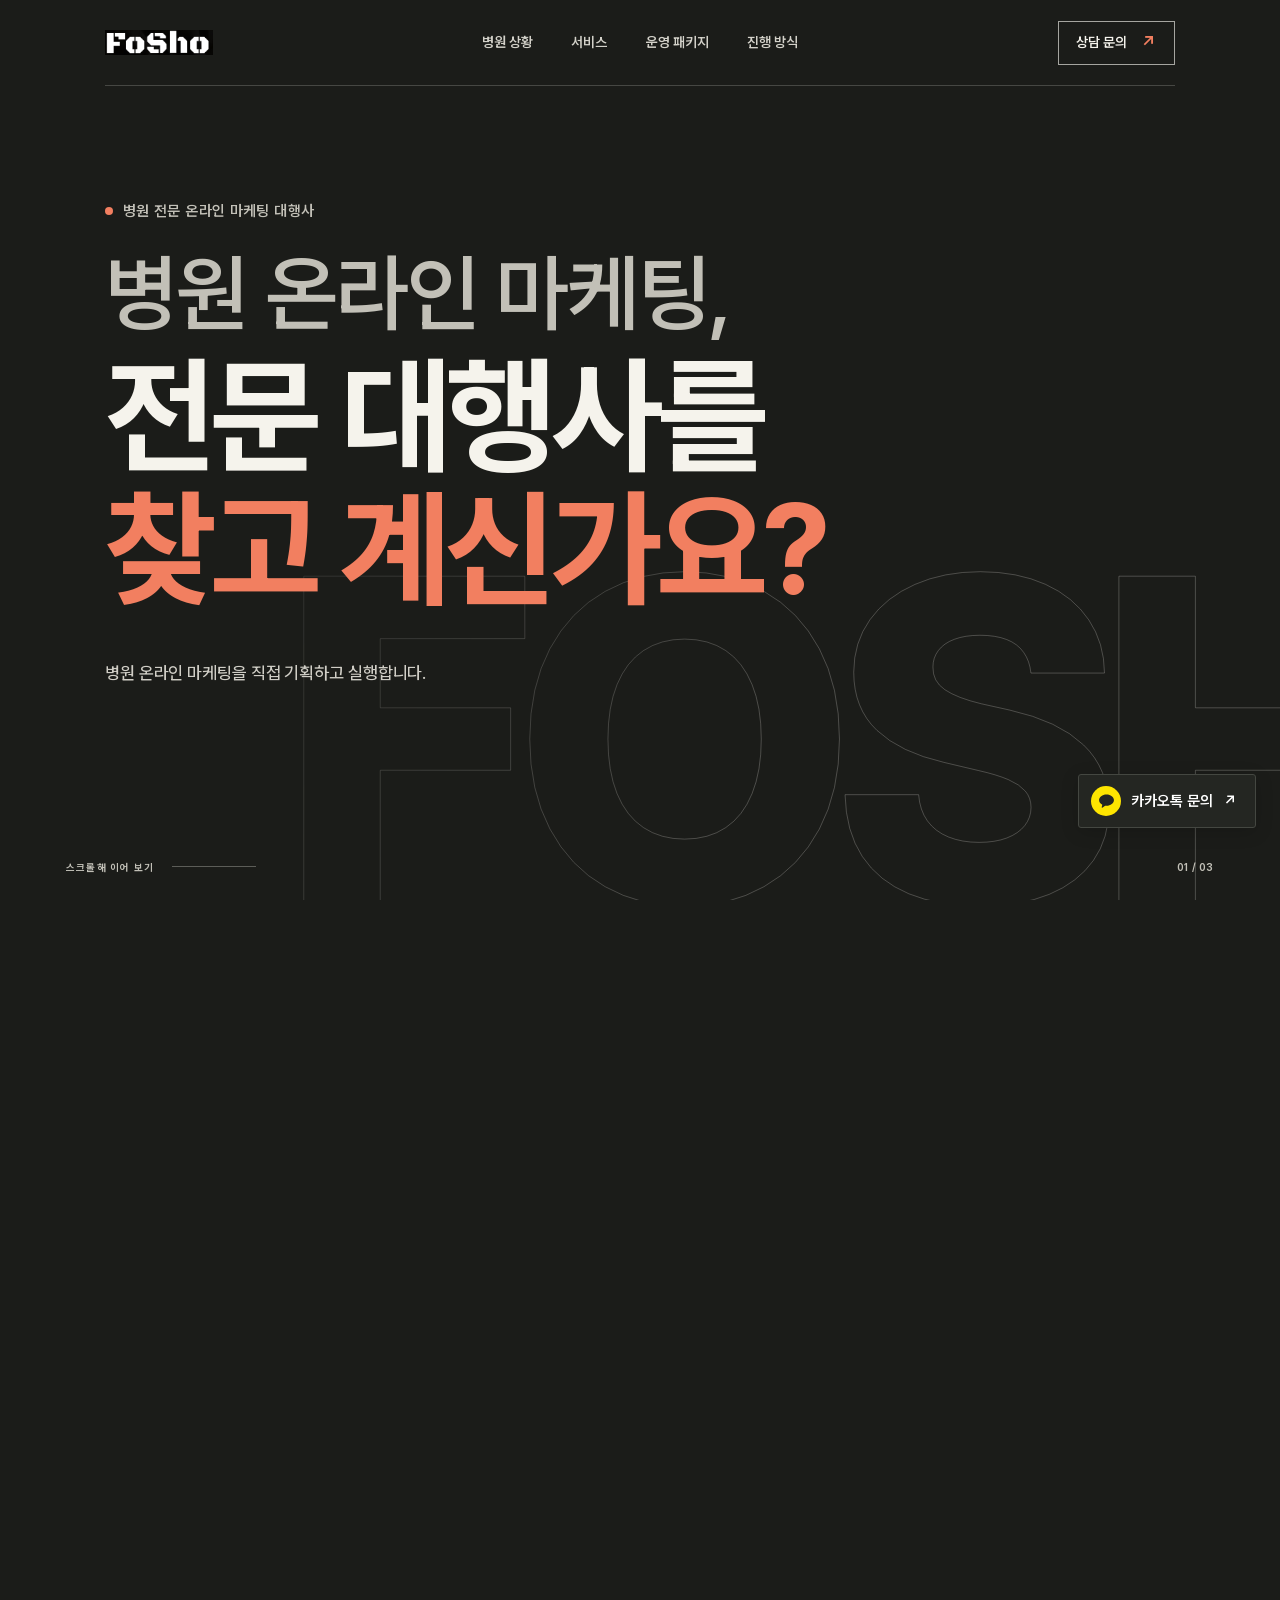
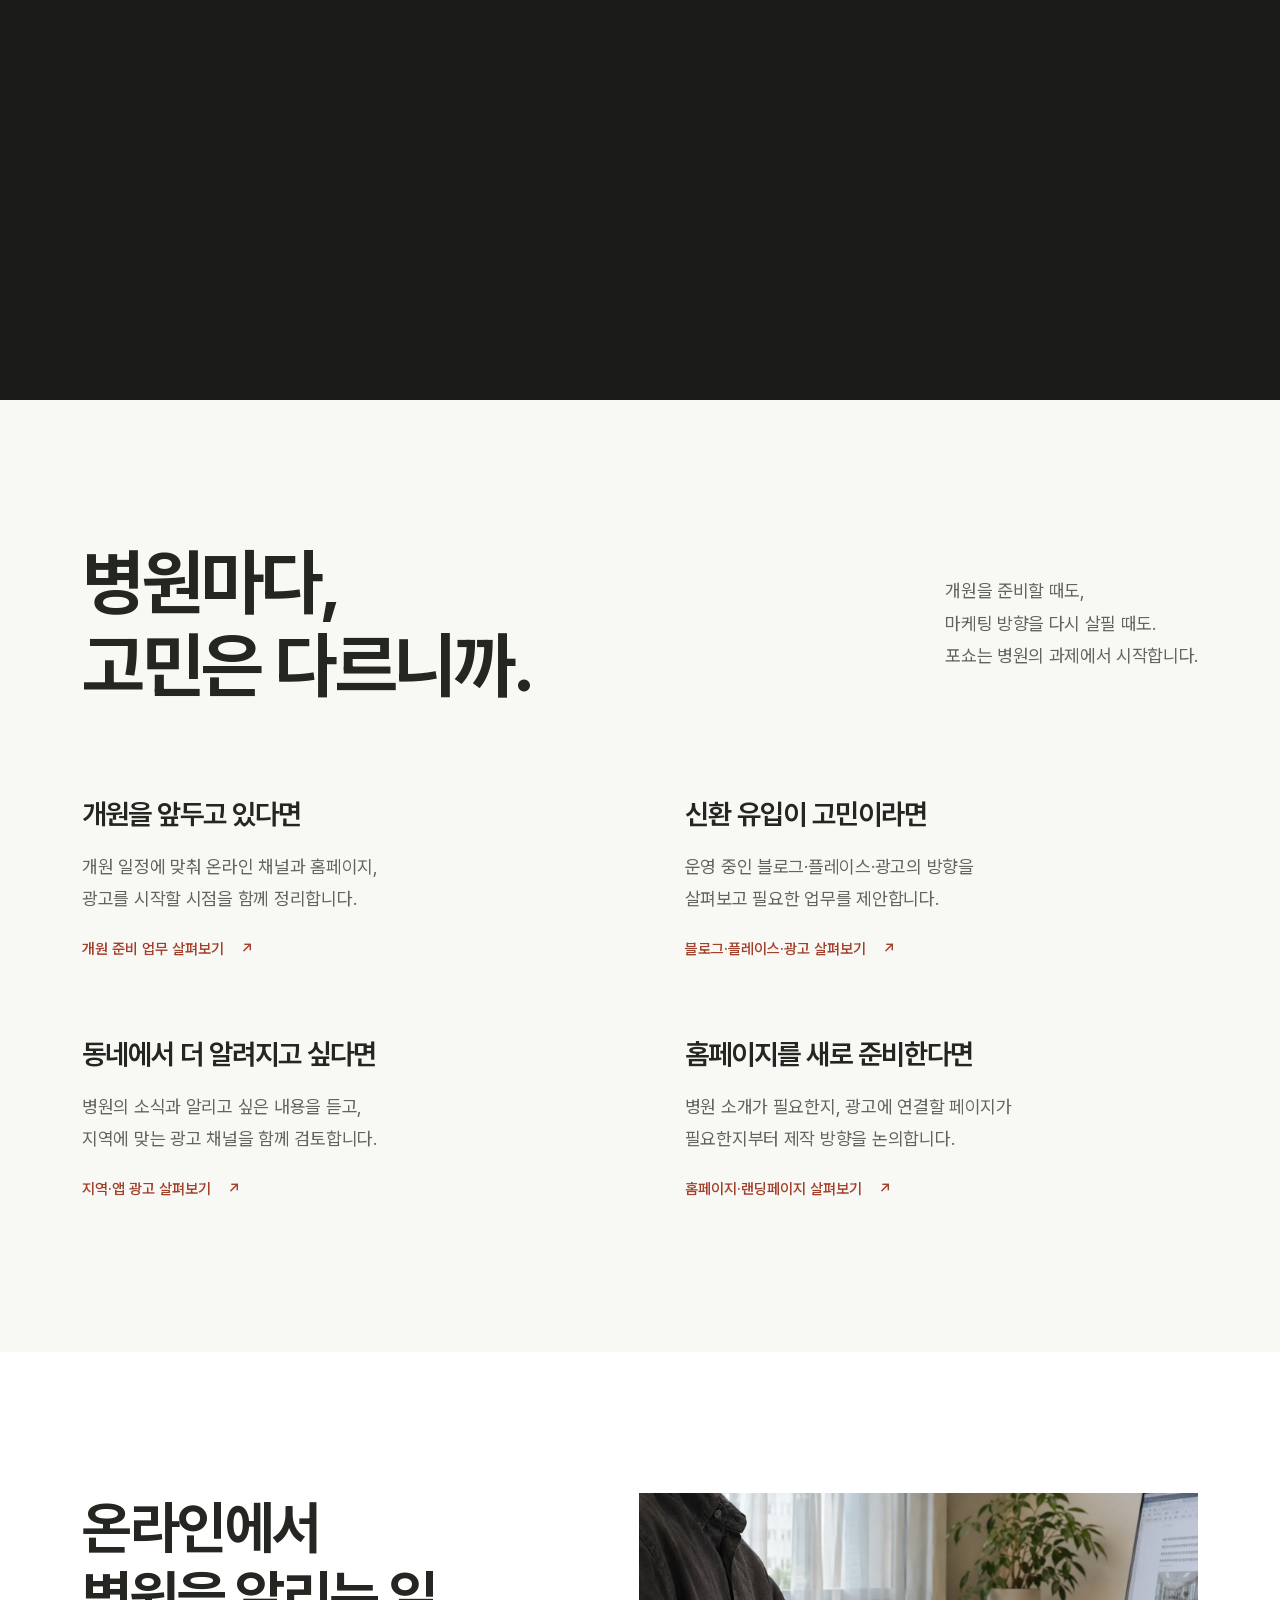
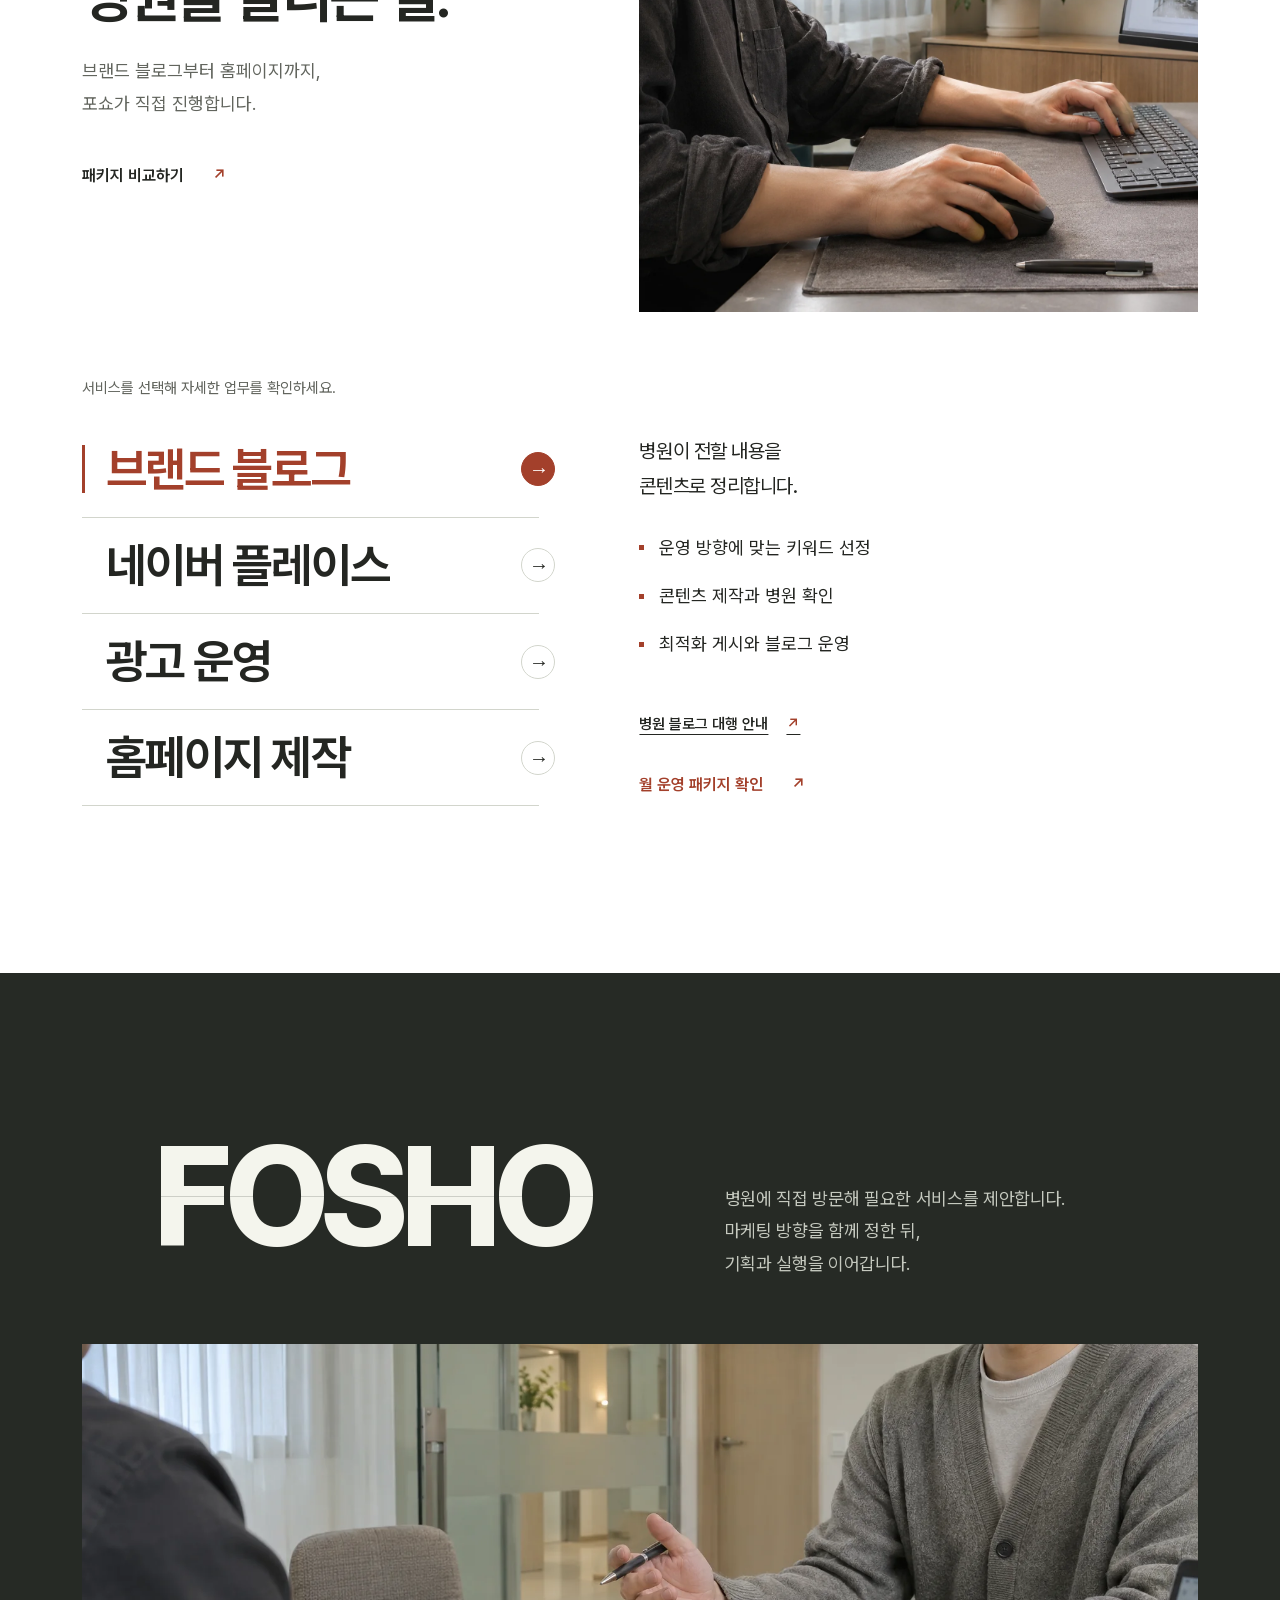
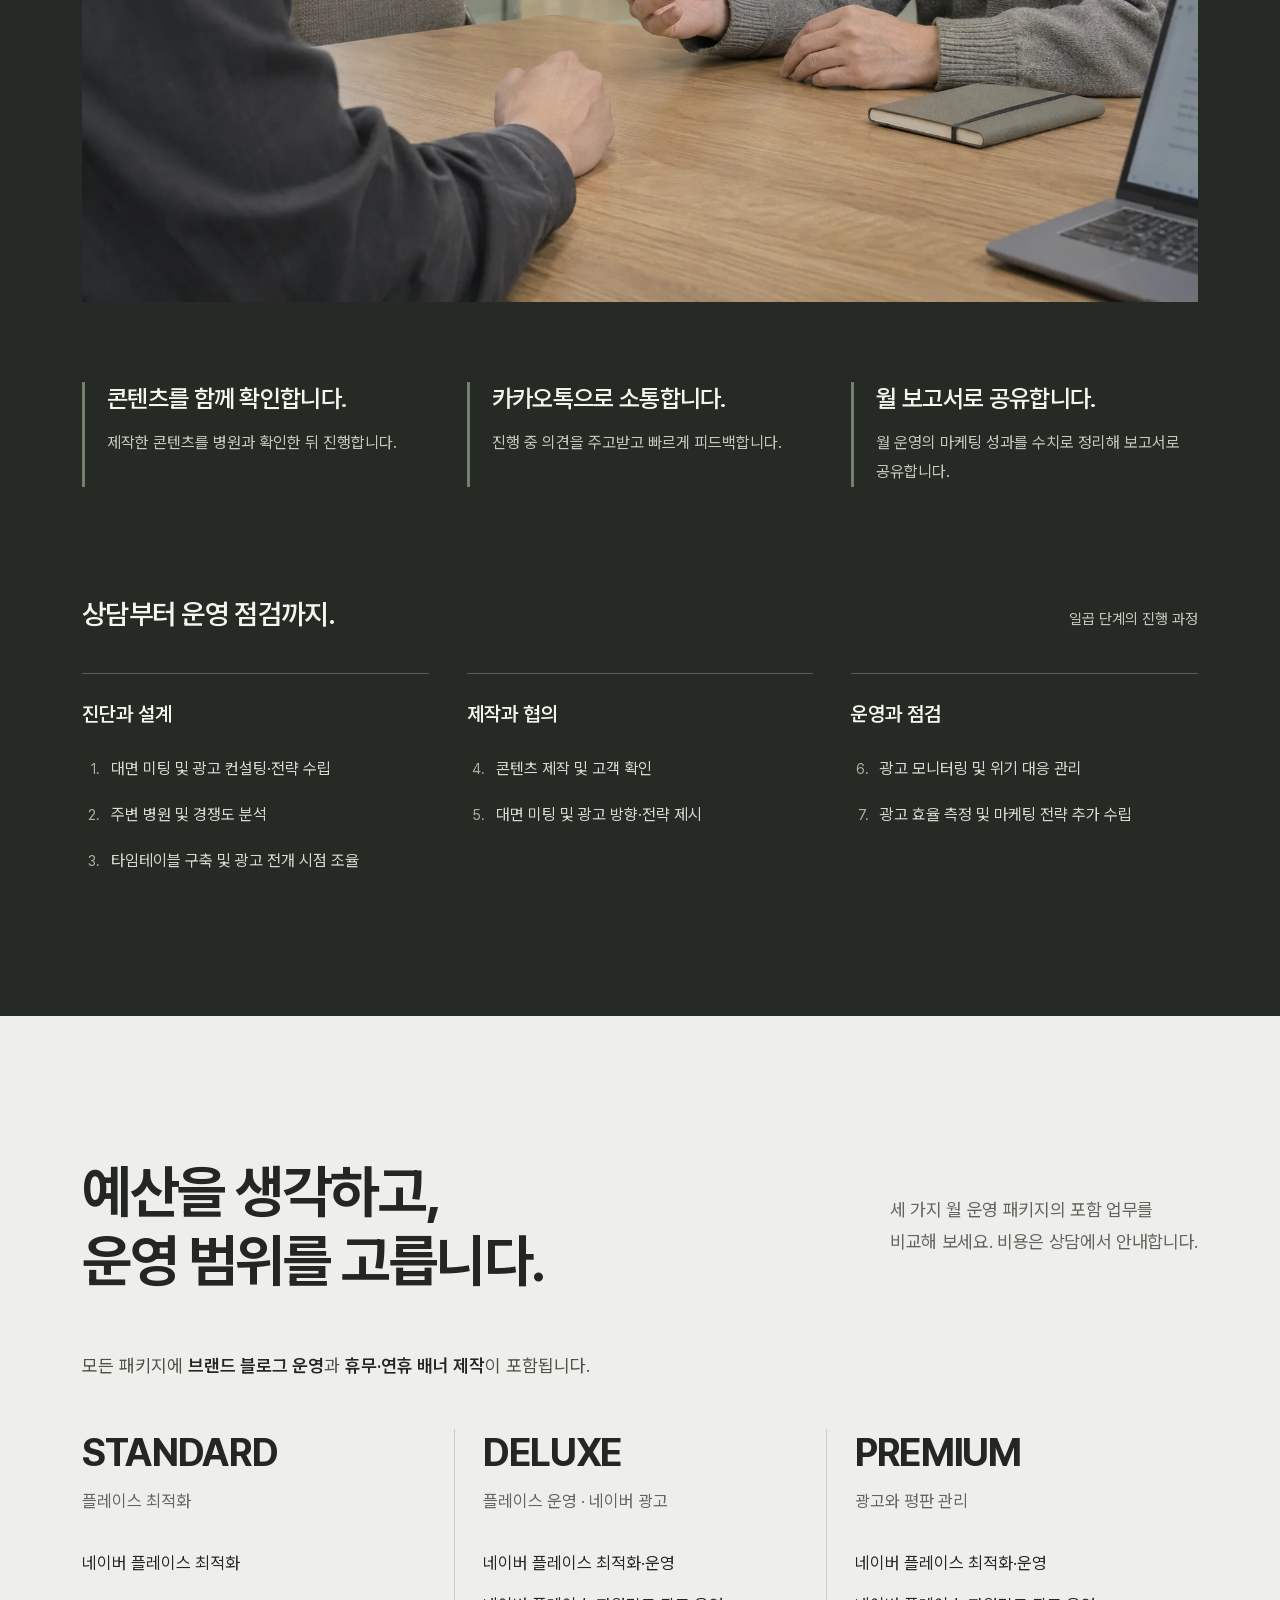
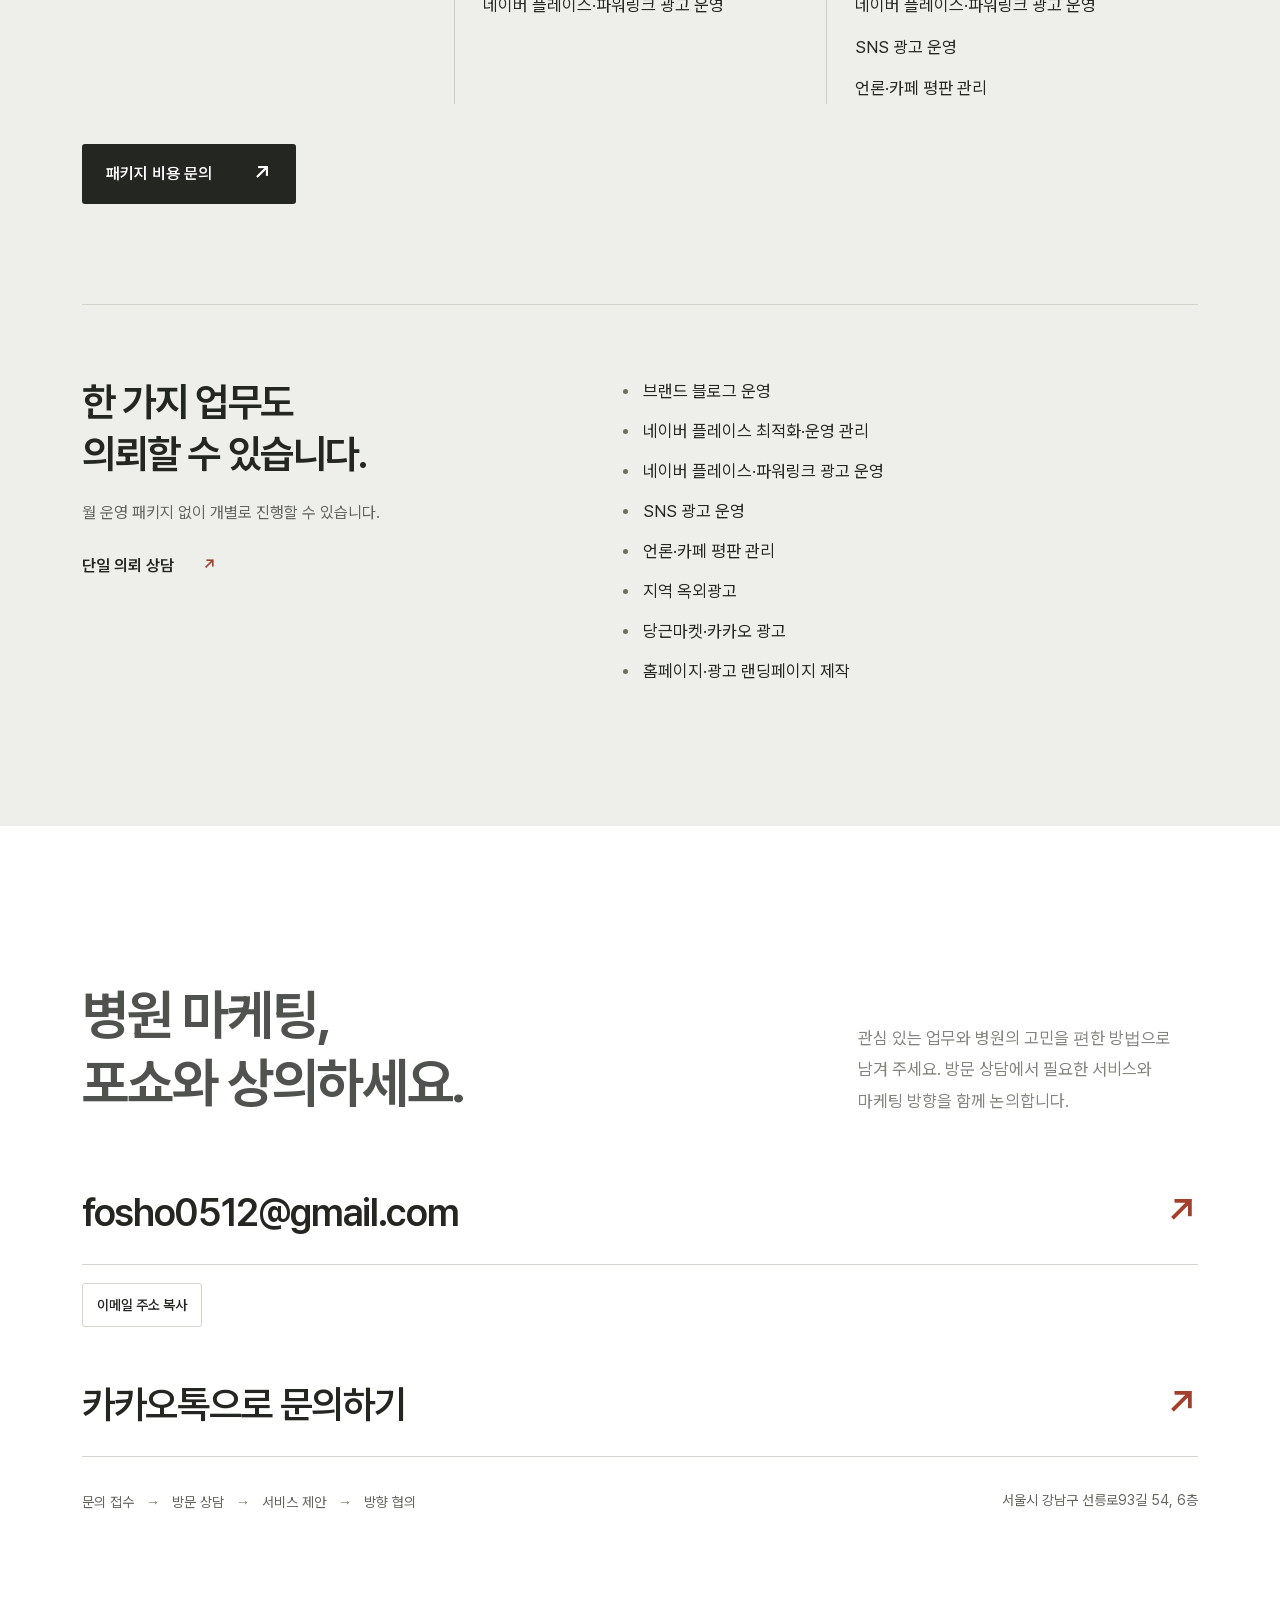
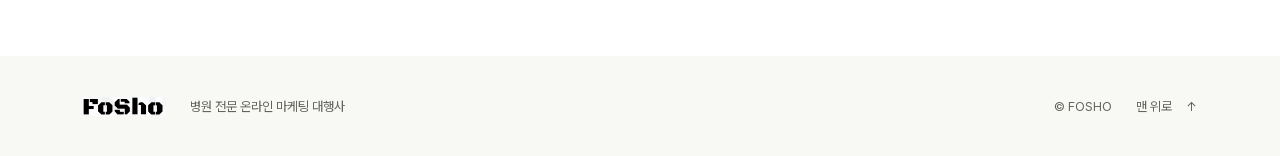
<file: index.html>
<!doctype html>
<html lang="ko">
<head>
  <meta charset="utf-8">
  <meta name="viewport" content="width=device-width, initial-scale=1">
  <meta name="theme-color" content="#1b1c19">
  <meta name="description" content="병원 블로그, 네이버 플레이스, 광고 운영과 홈페이지 제작을 직접 진행하는 포쇼입니다. 방문 상담으로 방향을 협의하고 빠르게 피드백합니다.">
  <title>포쇼 | 병원 마케팅 대행사·블로그·홈페이지 제작</title>
  <meta name="robots" content="index, follow">
  <link rel="preload" href="assets/fonts/FoshoSiteSubset.woff2" as="font" type="font/woff2" crossorigin>
  <link rel="stylesheet" href="opening.css?v=v3-font-20261107-02">
  <link rel="stylesheet" href="styles.css?v=v3-contact-20261112-03">
  <link rel="stylesheet" href="assets/vendor/lenis-1.3.27.css">
  <link rel="stylesheet" href="smooth-scroll.css?v=20261107-01">
  <script src="assets/vendor/gsap.min.js?v=3.15.0" defer></script>
  <script src="assets/vendor/ScrollTrigger.min.js?v=3.15.0" defer></script>
  <script src="story.js?v=v3-timing-20261031-02" defer></script>
  <script src="page.js?v=v3-body-on-20261113-01" defer></script>
  <script src="assets/vendor/lenis-1.3.27.min.js" defer></script>
  <script src="smooth-scroll.js?v=20261113-on-01" defer></script>
  <script src="contact.js?v=20261112-01" defer></script>
  <link rel="shortcut icon" href="https://fosho.co.kr/favicon.ico" type="image/x-icon">
  <link rel="icon" href="https://fosho.co.kr/assets/favicon.svg" type="image/svg+xml">
  <link rel="apple-touch-icon" href="https://fosho.co.kr/assets/apple-touch-icon.png" sizes="180x180">
<!-- Fosho SEO metadata -->
  <link rel="canonical" href="https://fosho.co.kr/">
  <meta property="og:type" content="website">
  <meta property="og:locale" content="ko_KR">
  <meta property="og:site_name" content="포쇼">
  <meta property="og:title" content="포쇼 | 병원 마케팅 대행사·블로그·홈페이지 제작">
  <meta property="og:description" content="병원 블로그, 네이버 플레이스, 광고 운영과 홈페이지 제작을 직접 진행하는 포쇼입니다. 방문 상담으로 방향을 협의하고 빠르게 피드백합니다.">
  <meta property="og:url" content="https://fosho.co.kr/">
  <meta property="og:image" content="https://fosho.co.kr/assets/fosho-share.png">
  <meta property="og:image:width" content="1200">
  <meta property="og:image:height" content="630">
  <meta property="og:image:alt" content="포쇼 — 병원 전문 온라인 마케팅 대행사">
  <meta name="twitter:card" content="summary_large_image">
  <meta name="twitter:title" content="포쇼 | 병원 마케팅 대행사·블로그·홈페이지 제작">
  <meta name="twitter:description" content="병원 블로그, 네이버 플레이스, 광고 운영과 홈페이지 제작을 직접 진행하는 포쇼입니다. 방문 상담으로 방향을 협의하고 빠르게 피드백합니다.">
  <meta name="twitter:image" content="https://fosho.co.kr/assets/fosho-share.png">
  <meta name="twitter:image:alt" content="포쇼 — 병원 전문 온라인 마케팅 대행사">
  <script type="application/ld+json">
{
  "@context": "https://schema.org",
  "@graph": [
    {
      "@type": "Organization",
      "@id": "https://fosho.co.kr/#organization",
      "name": "포쇼",
      "alternateName": "Fosho",
      "url": "https://fosho.co.kr/",
      "email": "fosho0512@gmail.com",
      "logo": "https://fosho.co.kr/assets/fosho-wordmark.png",
      "address": {
        "@type": "PostalAddress",
        "streetAddress": "선릉로93길 54, 6층",
        "addressLocality": "강남구",
        "addressRegion": "서울특별시",
        "addressCountry": "KR"
      }
    },
    {
      "@type": "WebSite",
      "@id": "https://fosho.co.kr/#website",
      "url": "https://fosho.co.kr/",
      "name": "포쇼",
      "alternateName": "Fosho",
      "inLanguage": "ko-KR",
      "publisher": {
        "@id": "https://fosho.co.kr/#organization"
      }
    },
    {
      "@type": "WebPage",
      "@id": "https://fosho.co.kr/#webpage",
      "url": "https://fosho.co.kr/",
      "name": "포쇼 | 병원 마케팅 대행사·블로그·홈페이지 제작",
      "description": "병원 블로그, 네이버 플레이스, 광고 운영과 홈페이지 제작을 직접 진행하는 포쇼입니다. 방문 상담으로 방향을 협의하고 빠르게 피드백합니다.",
      "inLanguage": "ko-KR",
      "isPartOf": {
        "@id": "https://fosho.co.kr/#website"
      }
    }
  ]
}
  </script>
<!-- /Fosho SEO metadata -->
  <link rel="stylesheet" href="seo-links.css?v=20261107-01">
</head>
<body>
  <a class="skip-link" href="#situations">본문으로 건너뛰기</a>
  <main id="main">
    <section class="opening" id="top" aria-label="포쇼 소개">
      <div class="opening-stage">
        <div class="opening-art" aria-hidden="true"><span class="opening-graphic" data-opening-graphic>FOSHO</span></div>
        <header class="site-header">
          <a class="brand" href="#top" aria-label="포쇼 처음으로"><img src="assets/fosho-wordmark.png" width="112" height="36" alt="포쇼"></a>
          <nav class="site-nav" aria-label="주요 메뉴">
            <a href="#situations">병원 상황</a><a href="#services">서비스</a><a href="#packages">운영 패키지</a><a href="#process">진행 방식</a>
          </nav>
          <a class="header-cta" href="#contact">상담 문의 <span aria-hidden="true">↗</span></a>
        </header>
        <div class="opening-content">
          <article class="story-frame story-frame--question" data-story-frame="1" aria-labelledby="hero-title">
            <p class="eyebrow"><span class="eyebrow-dot" aria-hidden="true"></span> 병원 전문 온라인 마케팅 대행사</p>
            <h1 class="opening-title" id="hero-title" data-story-focus tabindex="-1">
              <span class="title-line title-line--context">병원 온라인 마케팅,</span>
              <span class="title-line">전문 대행사를</span>
              <span class="title-line title-line--accent">찾고 계신가요?</span>
            </h1>
            <p class="opening-summary">병원 온라인 마케팅을 직접 기획하고 실행합니다.</p>
          </article>
          <article class="story-frame story-frame--answer" data-story-frame="2" aria-labelledby="answer-title">
            <p class="eyebrow"><span class="eyebrow-dot" aria-hidden="true"></span> 병원에 직접 방문해 상담합니다</p>
            <h2 class="opening-title" id="answer-title" data-story-focus tabindex="-1">
              <span class="title-line title-line--context">병원 상황을 듣고</span>
              <span class="title-line">함께 방향을</span>
              <span class="title-line title-line--accent">정합니다.</span>
            </h2>
            <p class="opening-summary">방문 상담에서 병원에 필요한 서비스를 제안합니다.</p>
          </article>
          <article class="story-frame story-frame--direct" data-story-frame="3" aria-labelledby="direct-title">
            <p class="eyebrow"><span class="eyebrow-dot" aria-hidden="true"></span> 상담부터 실행까지</p>
            <h2 class="opening-title" id="direct-title" data-story-focus tabindex="-1">
              <span class="title-line title-line--context">병원과 방향을 맞춘 뒤</span>
              <span class="title-line">포쇼가 직접</span>
              <span class="title-line title-line--accent">실행합니다.</span>
            </h2>
            <p class="opening-summary">브랜드 블로그 · 네이버 플레이스 · 광고 운영 · 홈페이지 제작</p>
          </article>
        </div>
        <div class="opening-footer" aria-hidden="true">
          <span>스크롤해 이어 보기</span><span class="opening-progress"><span data-opening-progress></span></span><span data-opening-count>01 / 03</span>
        </div>
      </div>
    </section>

    <section class="situations section-space" id="situations" aria-labelledby="situations-title">
      <div class="wrap">
        <div class="situation-intro" data-reveal>
          <h2 class="display" id="situations-title">병원마다,<br> 고민은 다르니까.</h2>
          <p class="intro-copy">개원을 준비할 때도,<br> 마케팅 방향을 다시 살필 때도.<br> 포쇼는 병원의 과제에서 시작합니다.</p>
        </div>
        <div class="concerns">
          <article data-reveal>
            <h3>개원을 앞두고 있다면</h3>
            <p>개원 일정에 맞춰 온라인 채널과 홈페이지,<br class="desktop-break"> 광고를 시작할 시점을 함께 정리합니다.</p>
            <a class="concern-link" href="#services">개원 준비 업무 살펴보기 <span aria-hidden="true">↗</span></a>
          </article>
          <article data-reveal>
            <h3>신환 유입이 고민이라면</h3>
            <p>운영 중인 블로그·플레이스·광고의 방향을<br class="desktop-break"> 살펴보고 필요한 업무를 제안합니다.</p>
            <a class="concern-link" href="#services">블로그·플레이스·광고 살펴보기 <span aria-hidden="true">↗</span></a>
          </article>
          <article data-reveal>
            <h3>동네에서 더 알려지고 싶다면</h3>
            <p>병원의 소식과 알리고 싶은 내용을 듣고,<br class="desktop-break"> 지역에 맞는 광고 채널을 함께 검토합니다.</p>
            <a class="concern-link" href="#single-services">지역·앱 광고 살펴보기 <span aria-hidden="true">↗</span></a>
          </article>
          <article data-reveal>
            <h3>홈페이지를 새로 준비한다면</h3>
            <p>병원 소개가 필요한지, 광고에 연결할 페이지가<br class="desktop-break"> 필요한지부터 제작 방향을 논의합니다.</p>
            <a class="concern-link" href="#service-website">홈페이지·랜딩페이지 살펴보기 <span aria-hidden="true">↗</span></a>
          </article>
        </div>
      </div>
    </section>

    <section class="expertise section-space" id="services" aria-labelledby="services-title">
      <div class="wrap expertise-layout">
        <div class="expertise-intro">
          <div class="expertise-intro-copy" data-reveal>
          <h2 class="section-title" id="services-title">온라인에서<br> 병원을 알리는 일.</h2>
          <p>브랜드 블로그부터 홈페이지까지,<br> 포쇼가 직접 진행합니다.</p>
          <a class="text-link" href="#packages">패키지 비교하기 <span aria-hidden="true">↗</span></a>
          </div>
          <figure class="work-photo service-photo" data-reveal>
            <img src="assets/photography/content-work-v1.webp" width="1448" height="1086" alt="문서를 검토하는 손과 작업 공간" loading="lazy" decoding="async">
          </figure>
        </div>
        <p class="service-selection-hint" data-service-hint hidden>서비스를 선택해 자세한 업무를 확인하세요.</p>
        <div class="service-browser" data-service-browser>
          <div class="service-options" data-service-options hidden></div>
          <div class="scope-list">
          <article class="scope-item" id="service-blog">
            <h3>브랜드 블로그</h3>
            <div class="scope-body" id="service-blog-panel">
            <p>병원이 전할 내용을<br class="desktop-break"> 콘텐츠로 정리합니다.</p>
            <ul class="scope-work"><li>운영 방향에 맞는 키워드 선정</li><li>콘텐츠 제작과 병원 확인</li><li>최적화 게시와 블로그 운영</li></ul>
            <a class="seo-detail-link" href="services/hospital-blog/">병원 블로그 대행 안내 <span aria-hidden="true">↗</span></a>
            <a class="text-link scope-next" href="#packages">월 운영 패키지 확인 <span aria-hidden="true">↗</span></a>
            </div>
        </article>
          <article class="scope-item" id="service-place">
            <h3>네이버 플레이스</h3>
            <div class="scope-body" id="service-place-panel">
            <p>목표 키워드에 맞춰<br class="desktop-break"> 병원 정보를 정비합니다.</p>
            <ul class="scope-work"><li>네이버 플레이스 최적화</li><li>예약·운영 관리</li></ul>
            <span class="scope-detail">최적화와 운영 관리의 포함 범위는 패키지별로 다릅니다.</span>
            <a class="seo-detail-link" href="services/naver-place/">병원 네이버 플레이스 관리 안내 <span aria-hidden="true">↗</span></a>
            <a class="text-link scope-next" href="#packages">패키지별 포함 업무 확인 <span aria-hidden="true">↗</span></a>
            </div>
        </article>
          <article class="scope-item" id="service-ads">
            <h3>광고 운영</h3>
            <div class="scope-body" id="service-ads-panel">
            <p>알릴 내용과 목적에 맞춰<br class="desktop-break"> 광고를 운영합니다.</p>
            <ul class="scope-work"><li>네이버 플레이스·파워링크 광고</li><li>SNS 광고</li><li>지역 옥외광고와 당근·카카오 광고</li></ul>
            <span class="scope-detail">채널별 운영 범위와 비용은 상담에서 안내합니다.</span>
            <a class="seo-detail-link" href="services/hospital-ads/">병원 광고 운영 안내 <span aria-hidden="true">↗</span></a>
            <a class="text-link scope-next" href="#single-services">개별 의뢰 업무 확인 <span aria-hidden="true">↗</span></a>
            </div>
        </article>
          <article class="scope-item" id="service-website">
            <h3>홈페이지 제작</h3>
            <div class="scope-body" id="service-website-panel">
            <p>병원 소개부터<br class="desktop-break"> 광고 랜딩페이지까지 제작합니다.</p>
            <ul class="scope-work"><li>홈페이지 기획·디자인·제작</li><li>사이트 오픈과 협의한 범위의 이후 관리</li><li>파워링크·메타 광고용 랜딩페이지</li></ul>
            <span class="scope-detail">제작 범위는 상담에서 함께 정합니다.</span>
            <a class="seo-detail-link" href="services/hospital-website/">병원 홈페이지 제작 안내 <span aria-hidden="true">↗</span></a>
            <a class="text-link scope-next" href="mailto:fosho0512@gmail.com?subject=포쇼%20홈페이지%20제작%20상담">홈페이지 제작 문의 <span aria-hidden="true">↗</span></a>
            </div>
        </article>
          </div>
        </div>
      </div>
    </section>

    <section class="partnership section-space" id="process" aria-labelledby="process-title">
      <div class="wrap">
        <div class="partnership-reveal" data-split-scene>
          <div class="partnership-split" aria-hidden="true"><span class="partnership-split-word partnership-split-word--top" data-split-top>FOSHO</span><span class="partnership-split-word partnership-split-word--bottom" data-split-bottom>FOSHO</span></div>
          <div class="partnership-intro">
          <h2 class="display" id="process-title"><span class="kinetic-line"><span>방향은 함께.</span></span><span class="kinetic-line"><span>실행은 포쇼가.</span></span></h2>
          <p class="intro-copy">병원에 직접 방문해 필요한 서비스를 제안합니다.<br> 마케팅 방향을 함께 정한 뒤,<br> 기획과 실행을 이어갑니다.</p>
          </div>
        </div>
        <figure class="work-photo collaboration-photo" data-reveal>
          <img src="assets/photography/consultation-v1.webp" width="1774" height="887" alt="테이블을 사이에 두고 의견을 나누는 두 사람" loading="lazy" decoding="async">
        </figure>
        <div class="working-principles">
          <article data-reveal><h3>콘텐츠를 함께 확인합니다.</h3><p>제작한 콘텐츠를 병원과 확인한 뒤 진행합니다.</p></article>
          <article data-reveal><h3>카카오톡으로 소통합니다.</h3><p>진행 중 의견을 주고받고 빠르게 피드백합니다.</p></article>
          <article data-reveal><h3>월 보고서로 공유합니다.</h3><p>월 운영의 마케팅 성과를 수치로 정리해 보고서로 공유합니다.</p></article>
        </div>
        <div class="process-heading" data-reveal><h3>상담부터 운영 점검까지.</h3><p>일곱 단계의 진행 과정</p></div>
        <div class="process-groups">
          <article class="process-group" data-reveal>
            <h4>진단과 설계</h4>
            <ol start="1"><li>대면 미팅 및 광고 컨설팅·전략 수립</li><li>주변 병원 및 경쟁도 분석</li><li>타임테이블 구축 및 광고 전개 시점 조율</li></ol>
          </article>
          <article class="process-group" data-reveal>
            <h4>제작과 협의</h4>
            <ol start="4"><li>콘텐츠 제작 및 고객 확인</li><li>대면 미팅 및 광고 방향·전략 제시</li></ol>
          </article>
          <article class="process-group" data-reveal>
            <h4>운영과 점검</h4>
            <ol start="6"><li>광고 모니터링 및 위기 대응 관리</li><li>광고 효율 측정 및 마케팅 전략 추가 수립</li></ol>
          </article>
        </div>
      </div>
    </section>

    <section class="plans section-space" id="packages" aria-labelledby="packages-title">
      <div class="wrap">
        <div class="plans-intro" data-reveal>
          <h2 class="section-title" id="packages-title">예산을 생각하고,<br> 운영 범위를 고릅니다.</h2>
          <p class="intro-copy">세 가지 월 운영 패키지의 포함 업무를<br class="desktop-break"> 비교해 보세요. 비용은 상담에서 안내합니다.</p>
        </div>
        <p class="shared-scope" data-reveal>모든 패키지에 <strong>브랜드 블로그 운영</strong>과 <strong>휴무·연휴 배너 제작</strong>이 포함됩니다.</p>
        <div class="plan-comparison" aria-label="월 운영 패키지 비교">
          <article class="plan" data-reveal><h3>STANDARD</h3><p class="plan-descriptor">플레이스 최적화</p><ul><li>네이버 플레이스 최적화</li></ul></article>
          <article class="plan" data-reveal><h3>DELUXE</h3><p class="plan-descriptor">플레이스 운영 · 네이버 광고</p><ul><li>네이버 플레이스 최적화·운영</li><li>네이버 플레이스·파워링크 광고 운영</li></ul></article>
          <article class="plan" data-reveal><h3>PREMIUM</h3><p class="plan-descriptor">광고와 평판 관리</p><ul><li>네이버 플레이스 최적화·운영</li><li>네이버 플레이스·파워링크 광고 운영</li><li>SNS 광고 운영</li><li>언론·카페 평판 관리</li></ul></article>
        </div>
        <a class="button" href="mailto:fosho0512@gmail.com?subject=포쇼%20패키지%20비용%20문의">패키지 비용 문의 <span aria-hidden="true">↗</span></a>
        <div class="individual" id="single-services">
          <div class="individual-intro" data-reveal><h2>한 가지 업무도<br> 의뢰할 수 있습니다.</h2><p>월 운영 패키지 없이 개별로 진행할 수 있습니다.</p><a class="text-link" href="mailto:fosho0512@gmail.com?subject=포쇼%20단일%20서비스%20상담">단일 의뢰 상담 <span aria-hidden="true">↗</span></a></div>
          <ul class="individual-list" data-reveal><li>브랜드 블로그 운영</li><li>네이버 플레이스 최적화·운영 관리</li><li>네이버 플레이스·파워링크 광고 운영</li><li>SNS 광고 운영</li><li>언론·카페 평판 관리</li><li>지역 옥외광고</li><li>당근마켓·카카오 광고</li><li>홈페이지·광고 랜딩페이지 제작</li></ul>
        </div>
      </div>
    </section>

    <section class="inquiry section-space" id="contact" aria-labelledby="contact-title">
      <div class="wrap">
        <div class="inquiry-top" data-reveal><h2 id="contact-title">병원 마케팅,<br> 포쇼와 상의하세요.</h2><p>관심 있는 업무와 병원의 고민을 편한 방법으로 남겨 주세요. 방문 상담에서 필요한 서비스와 마케팅 방향을 함께 논의합니다.</p></div>
        <a class="inquiry-email" href="mailto:fosho0512@gmail.com?subject=포쇼%20마케팅%20상담%20문의&amp;body=관심%20있는%20업무%3A%0A궁금한%20점%3A" data-reveal><span>fosho0512@gmail.com</span><span class="email-arrow" aria-hidden="true">↗</span></a>
        <div class="inquiry-tools"><button class="copy-email" type="button" data-copy-email aria-describedby="email-copy-status">이메일 주소 복사</button><p class="copy-status" id="email-copy-status" role="status"></p></div>
        <a class="inquiry-kakao" href="https://open.kakao.com/o/gVjHzVJi" target="_blank" rel="noopener noreferrer"><span>카카오톡으로 문의하기</span><span class="email-arrow" aria-hidden="true">↗</span><span class="visually-hidden"> (새 창)</span></a>
        <div class="inquiry-bottom"><ol class="inquiry-flow" aria-label="상담 순서"><li>문의 접수</li><li>방문 상담</li><li>서비스 제안</li><li>방향 협의</li></ol><address>서울시 강남구 선릉로93길 54, 6층</address></div>
      </div>
    </section>
  </main>
  <a class="kakao-float" href="https://open.kakao.com/o/gVjHzVJi" target="_blank" rel="noopener noreferrer" data-kakao-float><span class="kakao-mark" aria-hidden="true"><svg viewBox="0 0 24 24" focusable="false"><path d="M12 3c-5.2 0-9.4 3.2-9.4 7.2 0 2.5 1.6 4.7 4.1 6l-.8 3.1c-.1.5.4.8.8.5l3.6-2.4c.6.1 1.1.1 1.7.1 5.2 0 9.4-3.2 9.4-7.3S17.2 3 12 3Z"/></svg></span><span>카카오톡 문의</span><span aria-hidden="true">↗</span><span class="visually-hidden"> (새 창)</span></a>
  <footer class="footer"><div class="wrap footer-inner"><a class="brand" href="#top" aria-label="포쇼 처음으로"><img src="assets/fosho-wordmark.png" width="92" height="30" alt="포쇼"></a><p>병원 전문 온라인 마케팅 대행사</p><span>© FOSHO</span><a href="#top">맨 위로 <span aria-hidden="true">↑</span></a></div></footer>
</body>
</html>
</file>
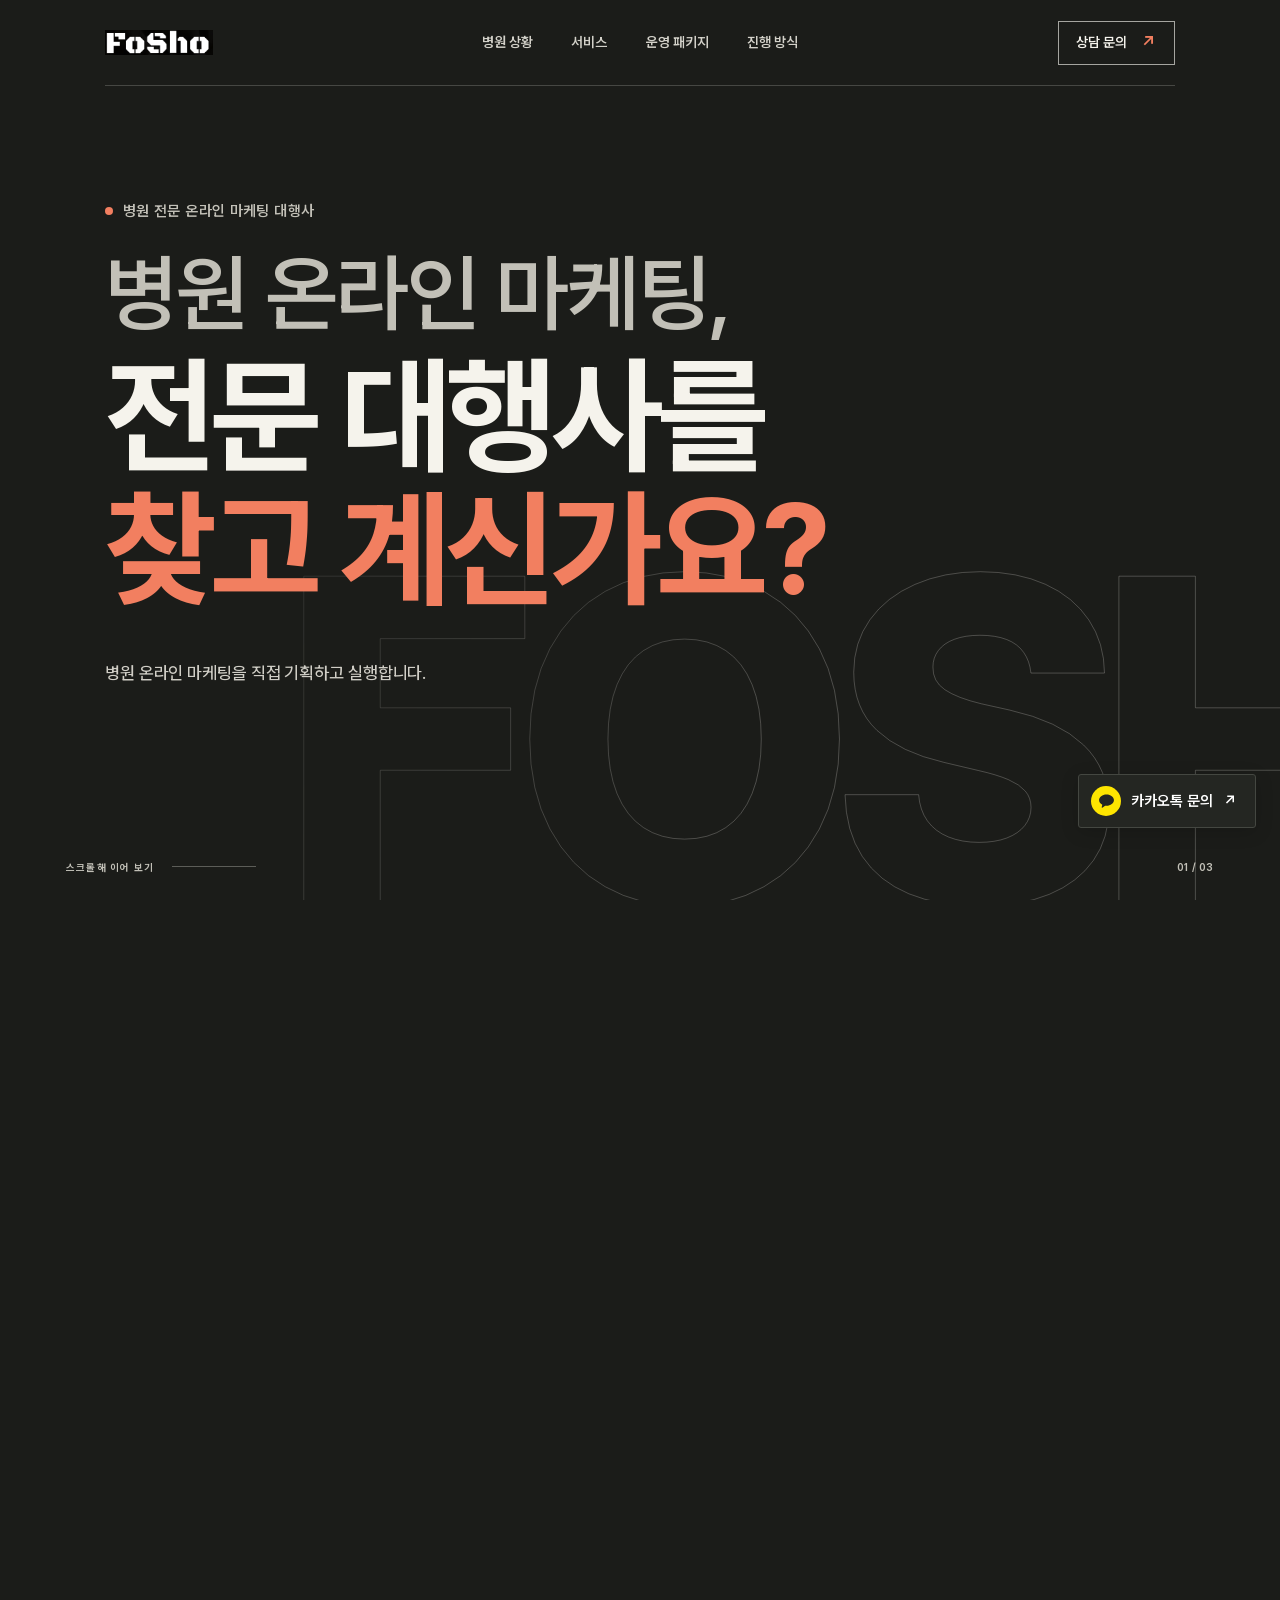
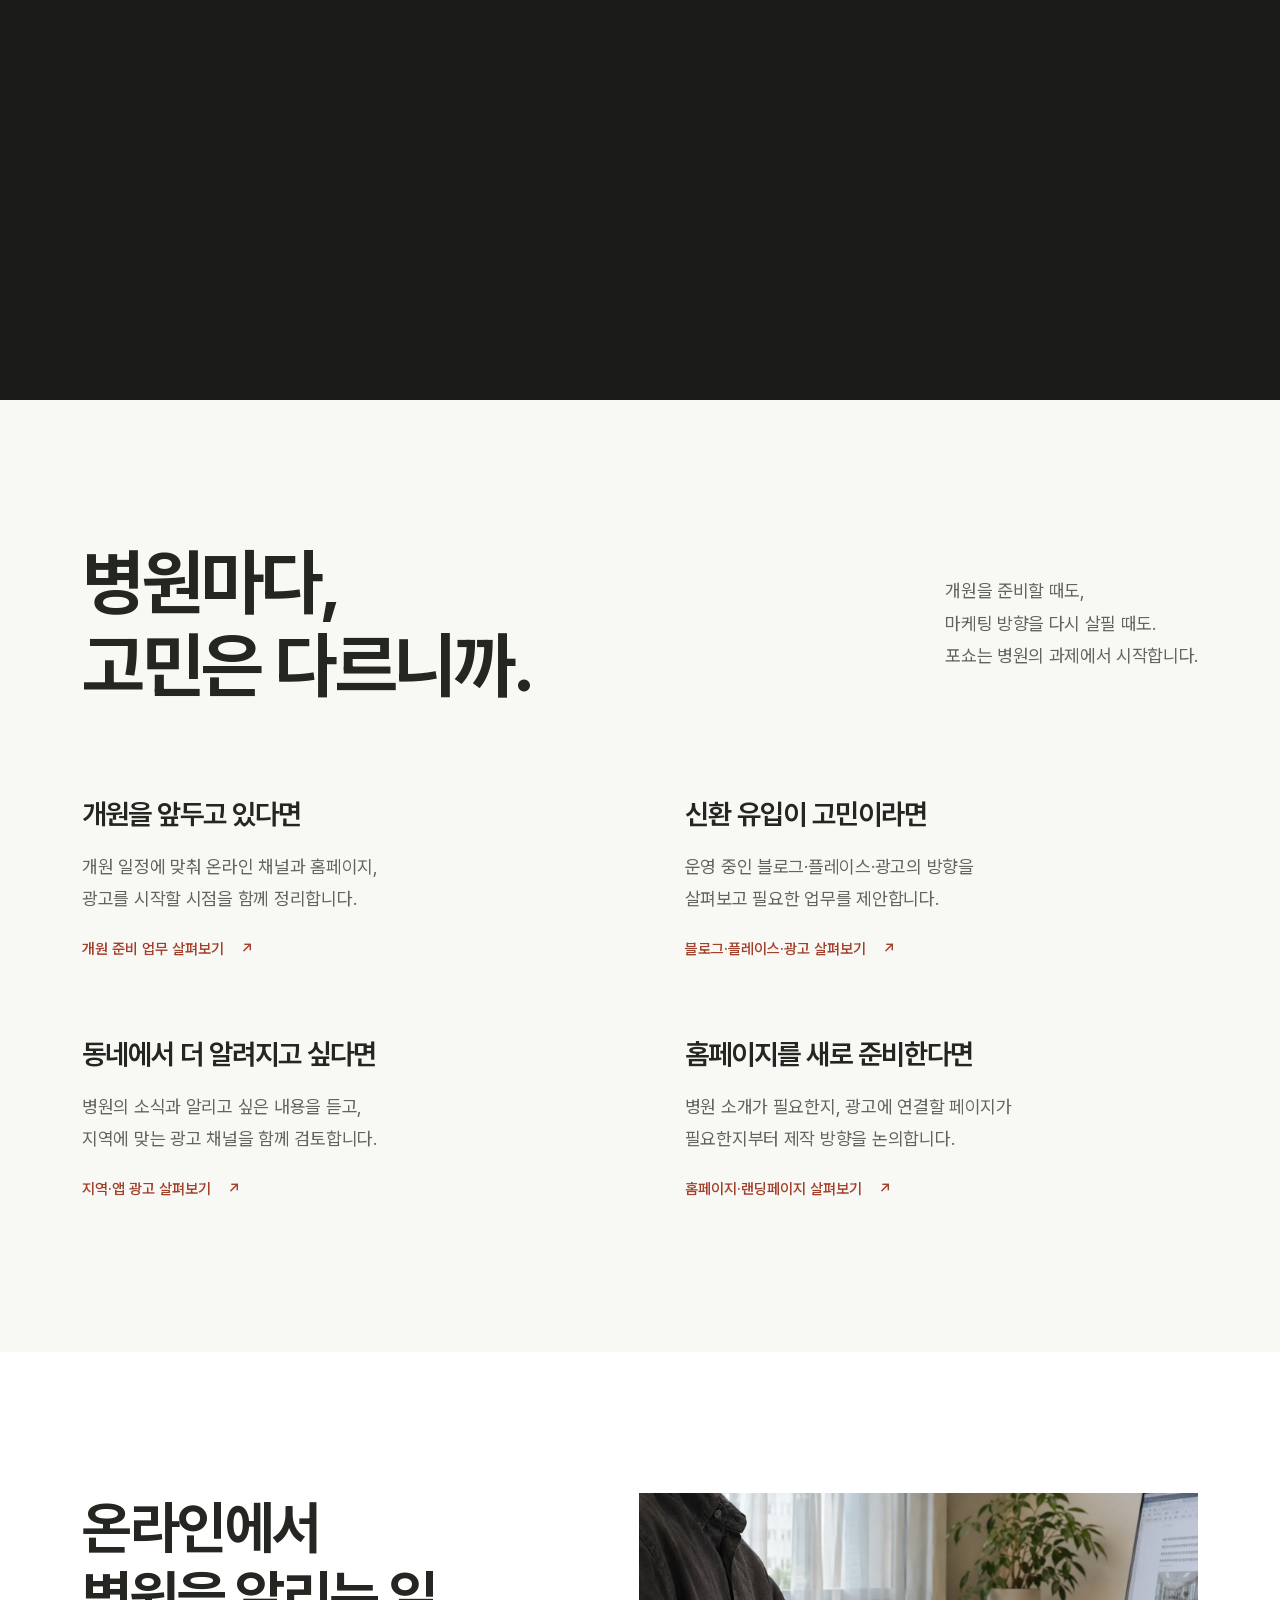
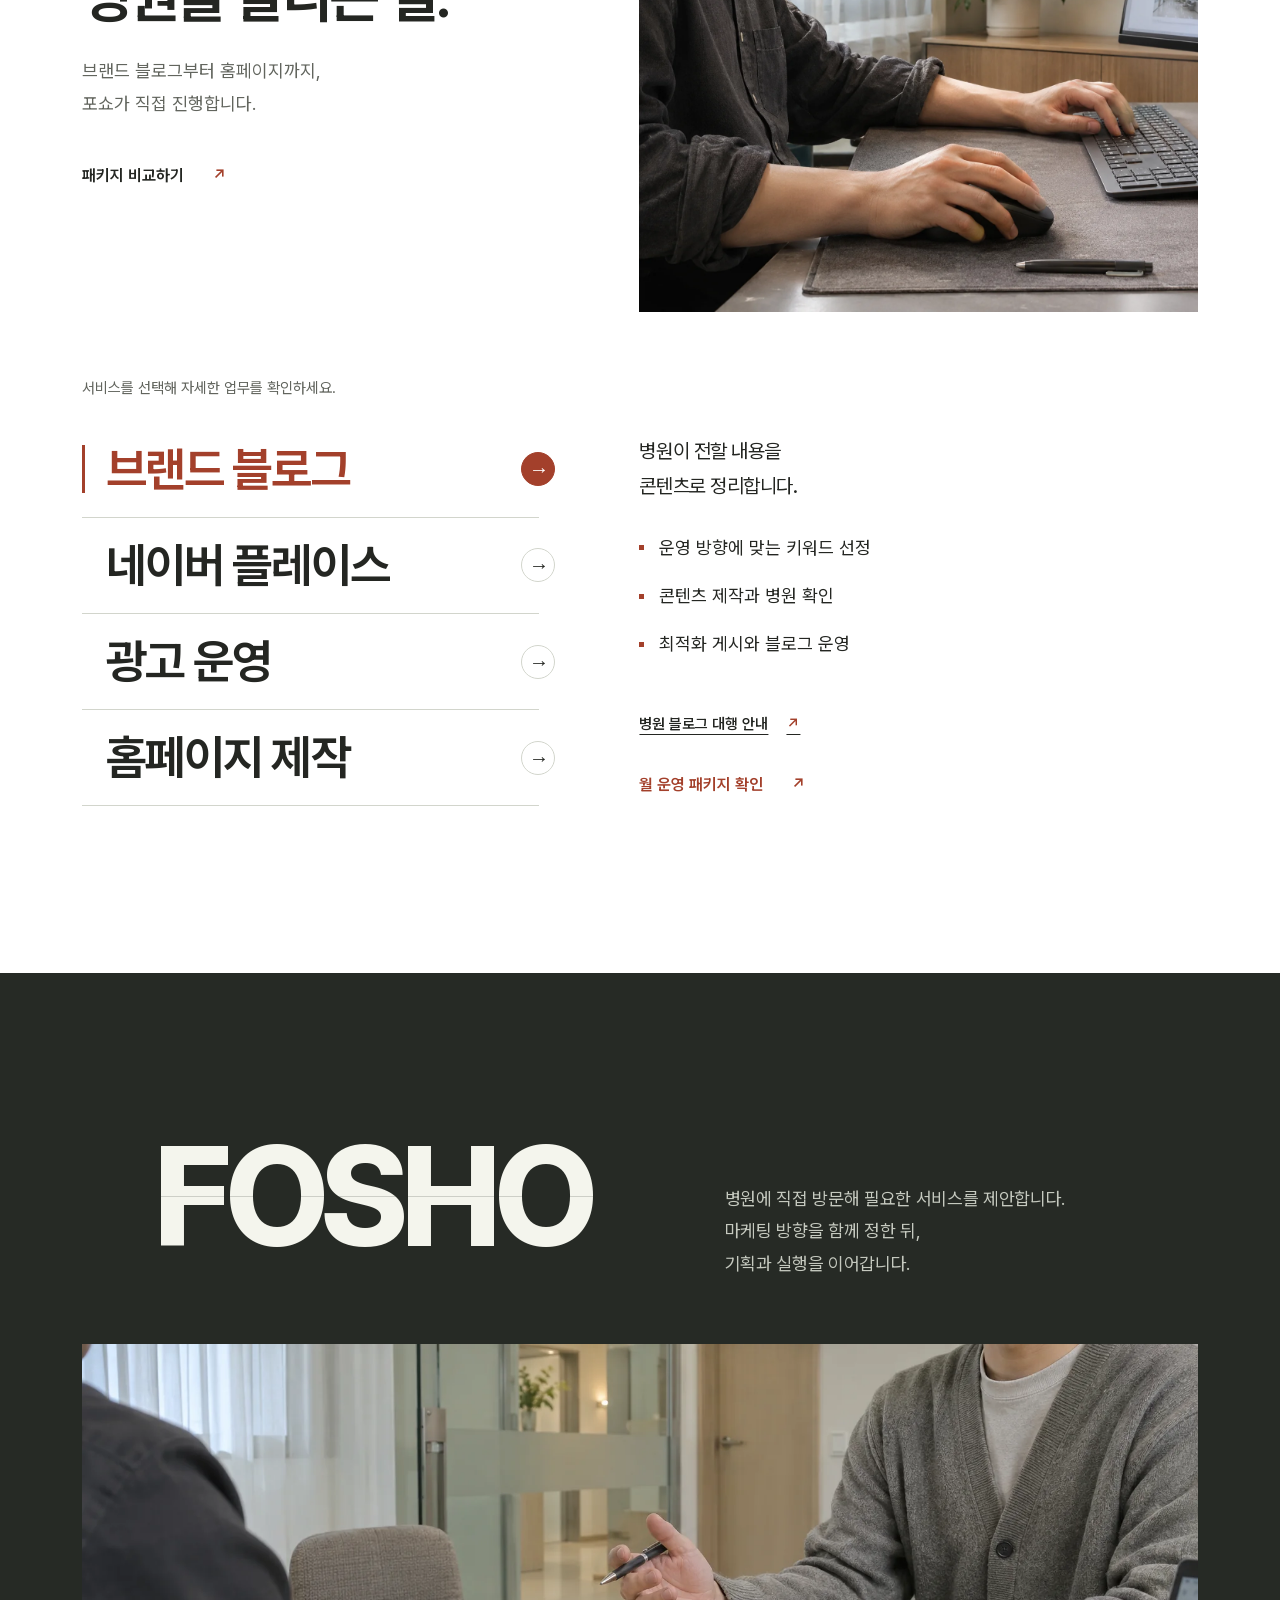
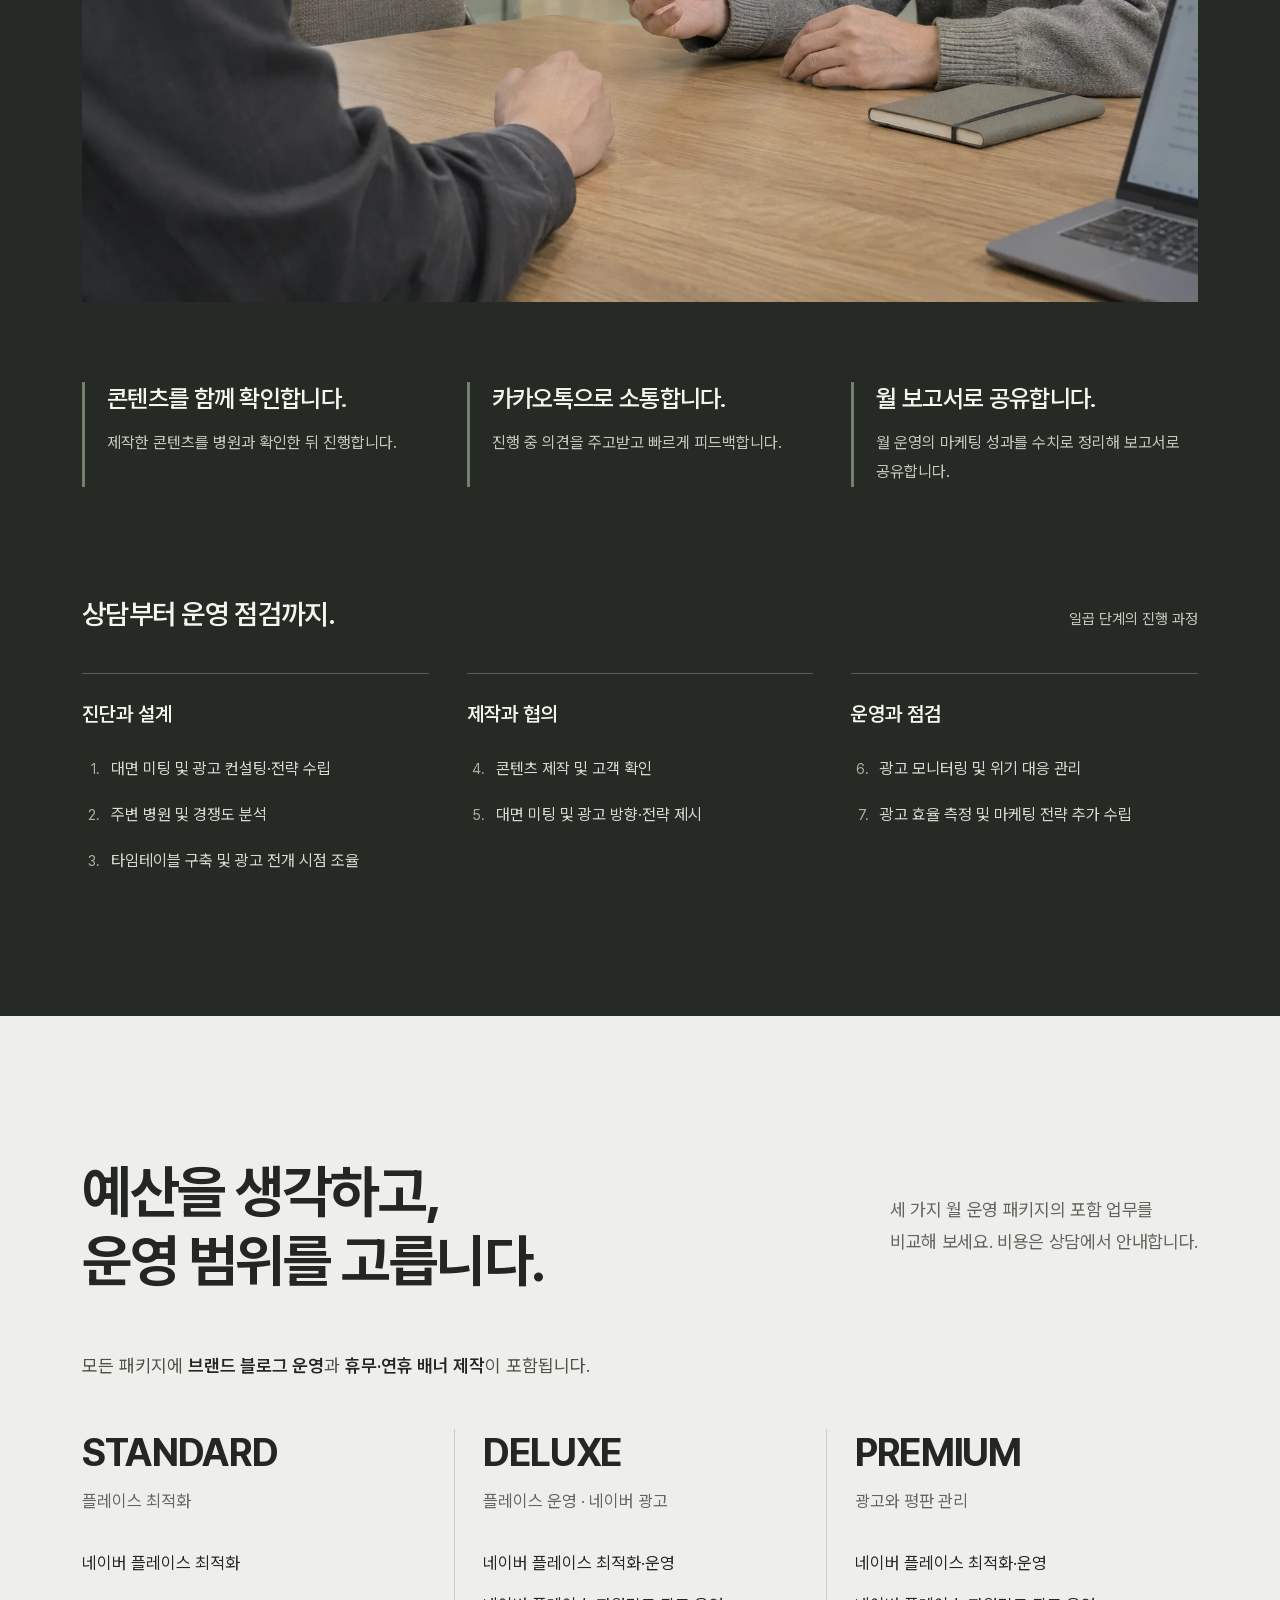
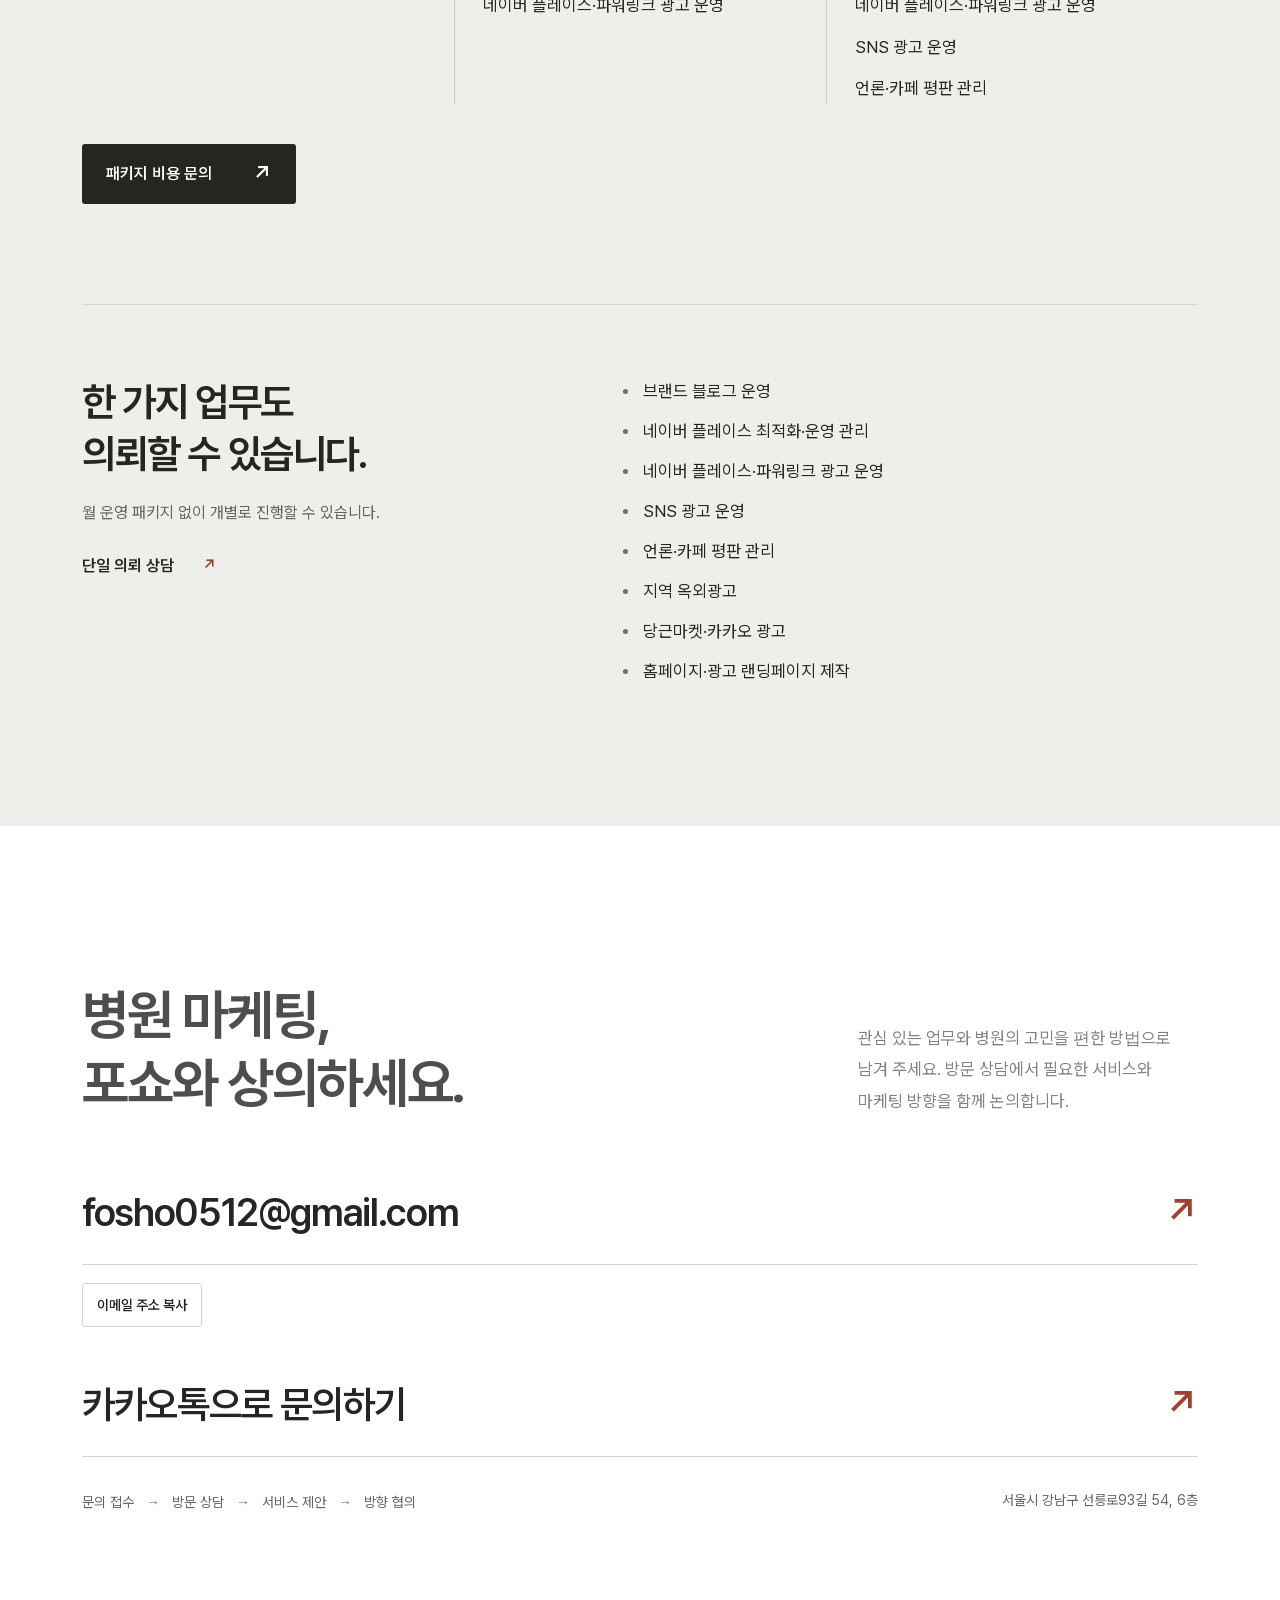
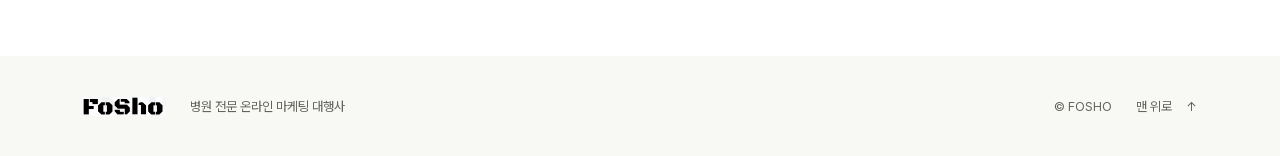
<file: v3/index.html>
<!doctype html>
<html lang="ko">
<head>
  <meta charset="utf-8">
  <meta name="viewport" content="width=device-width, initial-scale=1">
  <meta name="theme-color" content="#1b1c19">
  <meta name="description" content="병원 블로그, 네이버 플레이스, 광고 운영과 홈페이지 제작을 직접 진행하는 포쇼입니다. 방문 상담으로 방향을 협의하고 빠르게 피드백합니다.">
  <title>포쇼 V3 | 병원 마케팅 대행사</title>
  <meta name="robots" content="noindex, follow">
  <link rel="preload" href="../assets/fonts/FoshoSiteSubset.woff2" as="font" type="font/woff2" crossorigin>
  <link rel="stylesheet" href="opening.css?v=v3-font-20261107-02">
  <link rel="stylesheet" href="styles.css?v=v3-contact-20261112-03">
  <link rel="stylesheet" href="../assets/vendor/lenis-1.3.27.css">
  <link rel="stylesheet" href="smooth-scroll.css?v=20261107-01">
  <script src="../assets/vendor/gsap.min.js?v=3.15.0" defer></script>
  <script src="../assets/vendor/ScrollTrigger.min.js?v=3.15.0" defer></script>
  <script src="story.js?v=v3-timing-20261031-02" defer></script>
  <script src="page.js?v=v3-body-on-20261113-01" defer></script>
  <script src="../assets/vendor/lenis-1.3.27.min.js" defer></script>
  <script src="smooth-scroll.js?v=20261113-on-01" defer></script>
  <script src="contact.js?v=20261112-01" defer></script>
  <link rel="shortcut icon" href="https://fosho.co.kr/favicon.ico" type="image/x-icon">
  <link rel="icon" href="https://fosho.co.kr/assets/favicon.svg" type="image/svg+xml">
  <link rel="apple-touch-icon" href="https://fosho.co.kr/assets/apple-touch-icon.png" sizes="180x180">
<!-- Fosho SEO metadata -->
  <link rel="canonical" href="https://fosho.co.kr/">
  <meta property="og:type" content="website">
  <meta property="og:locale" content="ko_KR">
  <meta property="og:site_name" content="포쇼">
  <meta property="og:title" content="포쇼 | 병원 마케팅 대행사·블로그·홈페이지 제작">
  <meta property="og:description" content="병원 블로그, 네이버 플레이스, 광고 운영과 홈페이지 제작을 직접 진행하는 포쇼입니다. 방문 상담으로 방향을 협의하고 빠르게 피드백합니다.">
  <meta property="og:url" content="https://fosho.co.kr/">
  <meta property="og:image" content="https://fosho.co.kr/assets/fosho-share.png">
  <meta property="og:image:width" content="1200">
  <meta property="og:image:height" content="630">
  <meta property="og:image:alt" content="포쇼 — 병원 전문 온라인 마케팅 대행사">
  <meta name="twitter:card" content="summary_large_image">
  <meta name="twitter:title" content="포쇼 | 병원 마케팅 대행사·블로그·홈페이지 제작">
  <meta name="twitter:description" content="병원 블로그, 네이버 플레이스, 광고 운영과 홈페이지 제작을 직접 진행하는 포쇼입니다. 방문 상담으로 방향을 협의하고 빠르게 피드백합니다.">
  <meta name="twitter:image" content="https://fosho.co.kr/assets/fosho-share.png">
  <meta name="twitter:image:alt" content="포쇼 — 병원 전문 온라인 마케팅 대행사">
  <script type="application/ld+json">
{
  "@context": "https://schema.org",
  "@graph": [
    {
      "@type": "Organization",
      "@id": "https://fosho.co.kr/#organization",
      "name": "포쇼",
      "alternateName": "Fosho",
      "url": "https://fosho.co.kr/",
      "email": "fosho0512@gmail.com",
      "logo": "https://fosho.co.kr/assets/fosho-wordmark.png",
      "address": {
        "@type": "PostalAddress",
        "streetAddress": "선릉로93길 54, 6층",
        "addressLocality": "강남구",
        "addressRegion": "서울특별시",
        "addressCountry": "KR"
      }
    },
    {
      "@type": "WebSite",
      "@id": "https://fosho.co.kr/#website",
      "url": "https://fosho.co.kr/",
      "name": "포쇼",
      "alternateName": "Fosho",
      "inLanguage": "ko-KR",
      "publisher": {
        "@id": "https://fosho.co.kr/#organization"
      }
    },
    {
      "@type": "WebPage",
      "@id": "https://fosho.co.kr/#webpage",
      "url": "https://fosho.co.kr/",
      "name": "포쇼 | 병원 마케팅 대행사·블로그·홈페이지 제작",
      "description": "병원 블로그, 네이버 플레이스, 광고 운영과 홈페이지 제작을 직접 진행하는 포쇼입니다. 방문 상담으로 방향을 협의하고 빠르게 피드백합니다.",
      "inLanguage": "ko-KR",
      "isPartOf": {
        "@id": "https://fosho.co.kr/#website"
      }
    }
  ]
}
  </script>
<!-- /Fosho SEO metadata -->
  <link rel="stylesheet" href="../seo-links.css?v=20261107-01">
</head>
<body>
  <a class="skip-link" href="#situations">본문으로 건너뛰기</a>
  <main id="main">
    <section class="opening" id="top" aria-label="포쇼 소개">
      <div class="opening-stage">
        <div class="opening-art" aria-hidden="true"><span class="opening-graphic" data-opening-graphic>FOSHO</span></div>
        <header class="site-header">
          <a class="brand" href="#top" aria-label="포쇼 처음으로"><img src="../assets/fosho-wordmark.png" width="112" height="36" alt="포쇼"></a>
          <nav class="site-nav" aria-label="주요 메뉴">
            <a href="#situations">병원 상황</a><a href="#services">서비스</a><a href="#packages">운영 패키지</a><a href="#process">진행 방식</a>
          </nav>
          <a class="header-cta" href="#contact">상담 문의 <span aria-hidden="true">↗</span></a>
        </header>
        <div class="opening-content">
          <article class="story-frame story-frame--question" data-story-frame="1" aria-labelledby="hero-title">
            <p class="eyebrow"><span class="eyebrow-dot" aria-hidden="true"></span> 병원 전문 온라인 마케팅 대행사</p>
            <h1 class="opening-title" id="hero-title" data-story-focus tabindex="-1">
              <span class="title-line title-line--context">병원 온라인 마케팅,</span>
              <span class="title-line">전문 대행사를</span>
              <span class="title-line title-line--accent">찾고 계신가요?</span>
            </h1>
            <p class="opening-summary">병원 온라인 마케팅을 직접 기획하고 실행합니다.</p>
          </article>
          <article class="story-frame story-frame--answer" data-story-frame="2" aria-labelledby="answer-title">
            <p class="eyebrow"><span class="eyebrow-dot" aria-hidden="true"></span> 병원에 직접 방문해 상담합니다</p>
            <h2 class="opening-title" id="answer-title" data-story-focus tabindex="-1">
              <span class="title-line title-line--context">병원 상황을 듣고</span>
              <span class="title-line">함께 방향을</span>
              <span class="title-line title-line--accent">정합니다.</span>
            </h2>
            <p class="opening-summary">방문 상담에서 병원에 필요한 서비스를 제안합니다.</p>
          </article>
          <article class="story-frame story-frame--direct" data-story-frame="3" aria-labelledby="direct-title">
            <p class="eyebrow"><span class="eyebrow-dot" aria-hidden="true"></span> 상담부터 실행까지</p>
            <h2 class="opening-title" id="direct-title" data-story-focus tabindex="-1">
              <span class="title-line title-line--context">병원과 방향을 맞춘 뒤</span>
              <span class="title-line">포쇼가 직접</span>
              <span class="title-line title-line--accent">실행합니다.</span>
            </h2>
            <p class="opening-summary">브랜드 블로그 · 네이버 플레이스 · 광고 운영 · 홈페이지 제작</p>
          </article>
        </div>
        <div class="opening-footer" aria-hidden="true">
          <span>스크롤해 이어 보기</span><span class="opening-progress"><span data-opening-progress></span></span><span data-opening-count>01 / 03</span>
        </div>
      </div>
    </section>

    <section class="situations section-space" id="situations" aria-labelledby="situations-title">
      <div class="wrap">
        <div class="situation-intro" data-reveal>
          <h2 class="display" id="situations-title">병원마다,<br> 고민은 다르니까.</h2>
          <p class="intro-copy">개원을 준비할 때도,<br> 마케팅 방향을 다시 살필 때도.<br> 포쇼는 병원의 과제에서 시작합니다.</p>
        </div>
        <div class="concerns">
          <article data-reveal>
            <h3>개원을 앞두고 있다면</h3>
            <p>개원 일정에 맞춰 온라인 채널과 홈페이지,<br class="desktop-break"> 광고를 시작할 시점을 함께 정리합니다.</p>
            <a class="concern-link" href="#services">개원 준비 업무 살펴보기 <span aria-hidden="true">↗</span></a>
          </article>
          <article data-reveal>
            <h3>신환 유입이 고민이라면</h3>
            <p>운영 중인 블로그·플레이스·광고의 방향을<br class="desktop-break"> 살펴보고 필요한 업무를 제안합니다.</p>
            <a class="concern-link" href="#services">블로그·플레이스·광고 살펴보기 <span aria-hidden="true">↗</span></a>
          </article>
          <article data-reveal>
            <h3>동네에서 더 알려지고 싶다면</h3>
            <p>병원의 소식과 알리고 싶은 내용을 듣고,<br class="desktop-break"> 지역에 맞는 광고 채널을 함께 검토합니다.</p>
            <a class="concern-link" href="#single-services">지역·앱 광고 살펴보기 <span aria-hidden="true">↗</span></a>
          </article>
          <article data-reveal>
            <h3>홈페이지를 새로 준비한다면</h3>
            <p>병원 소개가 필요한지, 광고에 연결할 페이지가<br class="desktop-break"> 필요한지부터 제작 방향을 논의합니다.</p>
            <a class="concern-link" href="#service-website">홈페이지·랜딩페이지 살펴보기 <span aria-hidden="true">↗</span></a>
          </article>
        </div>
      </div>
    </section>

    <section class="expertise section-space" id="services" aria-labelledby="services-title">
      <div class="wrap expertise-layout">
        <div class="expertise-intro">
          <div class="expertise-intro-copy" data-reveal>
          <h2 class="section-title" id="services-title">온라인에서<br> 병원을 알리는 일.</h2>
          <p>브랜드 블로그부터 홈페이지까지,<br> 포쇼가 직접 진행합니다.</p>
          <a class="text-link" href="#packages">패키지 비교하기 <span aria-hidden="true">↗</span></a>
          </div>
          <figure class="work-photo service-photo" data-reveal>
            <img src="../assets/photography/content-work-v1.webp" width="1448" height="1086" alt="문서를 검토하는 손과 작업 공간" loading="lazy" decoding="async">
          </figure>
        </div>
        <p class="service-selection-hint" data-service-hint hidden>서비스를 선택해 자세한 업무를 확인하세요.</p>
        <div class="service-browser" data-service-browser>
          <div class="service-options" data-service-options hidden></div>
          <div class="scope-list">
          <article class="scope-item" id="service-blog">
            <h3>브랜드 블로그</h3>
            <div class="scope-body" id="service-blog-panel">
            <p>병원이 전할 내용을<br class="desktop-break"> 콘텐츠로 정리합니다.</p>
            <ul class="scope-work"><li>운영 방향에 맞는 키워드 선정</li><li>콘텐츠 제작과 병원 확인</li><li>최적화 게시와 블로그 운영</li></ul>
            <a class="seo-detail-link" href="services/hospital-blog/">병원 블로그 대행 안내 <span aria-hidden="true">↗</span></a>
            <a class="text-link scope-next" href="#packages">월 운영 패키지 확인 <span aria-hidden="true">↗</span></a>
            </div>
        </article>
          <article class="scope-item" id="service-place">
            <h3>네이버 플레이스</h3>
            <div class="scope-body" id="service-place-panel">
            <p>목표 키워드에 맞춰<br class="desktop-break"> 병원 정보를 정비합니다.</p>
            <ul class="scope-work"><li>네이버 플레이스 최적화</li><li>예약·운영 관리</li></ul>
            <span class="scope-detail">최적화와 운영 관리의 포함 범위는 패키지별로 다릅니다.</span>
            <a class="seo-detail-link" href="services/naver-place/">병원 네이버 플레이스 관리 안내 <span aria-hidden="true">↗</span></a>
            <a class="text-link scope-next" href="#packages">패키지별 포함 업무 확인 <span aria-hidden="true">↗</span></a>
            </div>
        </article>
          <article class="scope-item" id="service-ads">
            <h3>광고 운영</h3>
            <div class="scope-body" id="service-ads-panel">
            <p>알릴 내용과 목적에 맞춰<br class="desktop-break"> 광고를 운영합니다.</p>
            <ul class="scope-work"><li>네이버 플레이스·파워링크 광고</li><li>SNS 광고</li><li>지역 옥외광고와 당근·카카오 광고</li></ul>
            <span class="scope-detail">채널별 운영 범위와 비용은 상담에서 안내합니다.</span>
            <a class="seo-detail-link" href="services/hospital-ads/">병원 광고 운영 안내 <span aria-hidden="true">↗</span></a>
            <a class="text-link scope-next" href="#single-services">개별 의뢰 업무 확인 <span aria-hidden="true">↗</span></a>
            </div>
        </article>
          <article class="scope-item" id="service-website">
            <h3>홈페이지 제작</h3>
            <div class="scope-body" id="service-website-panel">
            <p>병원 소개부터<br class="desktop-break"> 광고 랜딩페이지까지 제작합니다.</p>
            <ul class="scope-work"><li>홈페이지 기획·디자인·제작</li><li>사이트 오픈과 협의한 범위의 이후 관리</li><li>파워링크·메타 광고용 랜딩페이지</li></ul>
            <span class="scope-detail">제작 범위는 상담에서 함께 정합니다.</span>
            <a class="seo-detail-link" href="services/hospital-website/">병원 홈페이지 제작 안내 <span aria-hidden="true">↗</span></a>
            <a class="text-link scope-next" href="mailto:fosho0512@gmail.com?subject=포쇼%20홈페이지%20제작%20상담">홈페이지 제작 문의 <span aria-hidden="true">↗</span></a>
            </div>
        </article>
          </div>
        </div>
      </div>
    </section>

    <section class="partnership section-space" id="process" aria-labelledby="process-title">
      <div class="wrap">
        <div class="partnership-reveal" data-split-scene>
          <div class="partnership-split" aria-hidden="true"><span class="partnership-split-word partnership-split-word--top" data-split-top>FOSHO</span><span class="partnership-split-word partnership-split-word--bottom" data-split-bottom>FOSHO</span></div>
          <div class="partnership-intro">
          <h2 class="display" id="process-title"><span class="kinetic-line"><span>방향은 함께.</span></span><span class="kinetic-line"><span>실행은 포쇼가.</span></span></h2>
          <p class="intro-copy">병원에 직접 방문해 필요한 서비스를 제안합니다.<br> 마케팅 방향을 함께 정한 뒤,<br> 기획과 실행을 이어갑니다.</p>
          </div>
        </div>
        <figure class="work-photo collaboration-photo" data-reveal>
          <img src="../assets/photography/consultation-v1.webp" width="1774" height="887" alt="테이블을 사이에 두고 의견을 나누는 두 사람" loading="lazy" decoding="async">
        </figure>
        <div class="working-principles">
          <article data-reveal><h3>콘텐츠를 함께 확인합니다.</h3><p>제작한 콘텐츠를 병원과 확인한 뒤 진행합니다.</p></article>
          <article data-reveal><h3>카카오톡으로 소통합니다.</h3><p>진행 중 의견을 주고받고 빠르게 피드백합니다.</p></article>
          <article data-reveal><h3>월 보고서로 공유합니다.</h3><p>월 운영의 마케팅 성과를 수치로 정리해 보고서로 공유합니다.</p></article>
        </div>
        <div class="process-heading" data-reveal><h3>상담부터 운영 점검까지.</h3><p>일곱 단계의 진행 과정</p></div>
        <div class="process-groups">
          <article class="process-group" data-reveal>
            <h4>진단과 설계</h4>
            <ol start="1"><li>대면 미팅 및 광고 컨설팅·전략 수립</li><li>주변 병원 및 경쟁도 분석</li><li>타임테이블 구축 및 광고 전개 시점 조율</li></ol>
          </article>
          <article class="process-group" data-reveal>
            <h4>제작과 협의</h4>
            <ol start="4"><li>콘텐츠 제작 및 고객 확인</li><li>대면 미팅 및 광고 방향·전략 제시</li></ol>
          </article>
          <article class="process-group" data-reveal>
            <h4>운영과 점검</h4>
            <ol start="6"><li>광고 모니터링 및 위기 대응 관리</li><li>광고 효율 측정 및 마케팅 전략 추가 수립</li></ol>
          </article>
        </div>
      </div>
    </section>

    <section class="plans section-space" id="packages" aria-labelledby="packages-title">
      <div class="wrap">
        <div class="plans-intro" data-reveal>
          <h2 class="section-title" id="packages-title">예산을 생각하고,<br> 운영 범위를 고릅니다.</h2>
          <p class="intro-copy">세 가지 월 운영 패키지의 포함 업무를<br class="desktop-break"> 비교해 보세요. 비용은 상담에서 안내합니다.</p>
        </div>
        <p class="shared-scope" data-reveal>모든 패키지에 <strong>브랜드 블로그 운영</strong>과 <strong>휴무·연휴 배너 제작</strong>이 포함됩니다.</p>
        <div class="plan-comparison" aria-label="월 운영 패키지 비교">
          <article class="plan" data-reveal><h3>STANDARD</h3><p class="plan-descriptor">플레이스 최적화</p><ul><li>네이버 플레이스 최적화</li></ul></article>
          <article class="plan" data-reveal><h3>DELUXE</h3><p class="plan-descriptor">플레이스 운영 · 네이버 광고</p><ul><li>네이버 플레이스 최적화·운영</li><li>네이버 플레이스·파워링크 광고 운영</li></ul></article>
          <article class="plan" data-reveal><h3>PREMIUM</h3><p class="plan-descriptor">광고와 평판 관리</p><ul><li>네이버 플레이스 최적화·운영</li><li>네이버 플레이스·파워링크 광고 운영</li><li>SNS 광고 운영</li><li>언론·카페 평판 관리</li></ul></article>
        </div>
        <a class="button" href="mailto:fosho0512@gmail.com?subject=포쇼%20패키지%20비용%20문의">패키지 비용 문의 <span aria-hidden="true">↗</span></a>
        <div class="individual" id="single-services">
          <div class="individual-intro" data-reveal><h2>한 가지 업무도<br> 의뢰할 수 있습니다.</h2><p>월 운영 패키지 없이 개별로 진행할 수 있습니다.</p><a class="text-link" href="mailto:fosho0512@gmail.com?subject=포쇼%20단일%20서비스%20상담">단일 의뢰 상담 <span aria-hidden="true">↗</span></a></div>
          <ul class="individual-list" data-reveal><li>브랜드 블로그 운영</li><li>네이버 플레이스 최적화·운영 관리</li><li>네이버 플레이스·파워링크 광고 운영</li><li>SNS 광고 운영</li><li>언론·카페 평판 관리</li><li>지역 옥외광고</li><li>당근마켓·카카오 광고</li><li>홈페이지·광고 랜딩페이지 제작</li></ul>
        </div>
      </div>
    </section>

    <section class="inquiry section-space" id="contact" aria-labelledby="contact-title">
      <div class="wrap">
        <div class="inquiry-top" data-reveal><h2 id="contact-title">병원 마케팅,<br> 포쇼와 상의하세요.</h2><p>관심 있는 업무와 병원의 고민을 편한 방법으로 남겨 주세요. 방문 상담에서 필요한 서비스와 마케팅 방향을 함께 논의합니다.</p></div>
        <a class="inquiry-email" href="mailto:fosho0512@gmail.com?subject=포쇼%20마케팅%20상담%20문의&amp;body=관심%20있는%20업무%3A%0A궁금한%20점%3A" data-reveal><span>fosho0512@gmail.com</span><span class="email-arrow" aria-hidden="true">↗</span></a>
        <div class="inquiry-tools"><button class="copy-email" type="button" data-copy-email aria-describedby="email-copy-status">이메일 주소 복사</button><p class="copy-status" id="email-copy-status" role="status"></p></div>
        <a class="inquiry-kakao" href="https://open.kakao.com/o/gVjHzVJi" target="_blank" rel="noopener noreferrer"><span>카카오톡으로 문의하기</span><span class="email-arrow" aria-hidden="true">↗</span><span class="visually-hidden"> (새 창)</span></a>
        <div class="inquiry-bottom"><ol class="inquiry-flow" aria-label="상담 순서"><li>문의 접수</li><li>방문 상담</li><li>서비스 제안</li><li>방향 협의</li></ol><address>서울시 강남구 선릉로93길 54, 6층</address></div>
      </div>
    </section>
  </main>
  <a class="kakao-float" href="https://open.kakao.com/o/gVjHzVJi" target="_blank" rel="noopener noreferrer" data-kakao-float><span class="kakao-mark" aria-hidden="true"><svg viewBox="0 0 24 24" focusable="false"><path d="M12 3c-5.2 0-9.4 3.2-9.4 7.2 0 2.5 1.6 4.7 4.1 6l-.8 3.1c-.1.5.4.8.8.5l3.6-2.4c.6.1 1.1.1 1.7.1 5.2 0 9.4-3.2 9.4-7.3S17.2 3 12 3Z"/></svg></span><span>카카오톡 문의</span><span aria-hidden="true">↗</span><span class="visually-hidden"> (새 창)</span></a>
  <footer class="footer"><div class="wrap footer-inner"><a class="brand" href="#top" aria-label="포쇼 처음으로"><img src="../assets/fosho-wordmark.png" width="92" height="30" alt="포쇼"></a><p>병원 전문 온라인 마케팅 대행사</p><span>© FOSHO</span><a href="#top">맨 위로 <span aria-hidden="true">↑</span></a></div></footer>
</body>
</html>
</file>
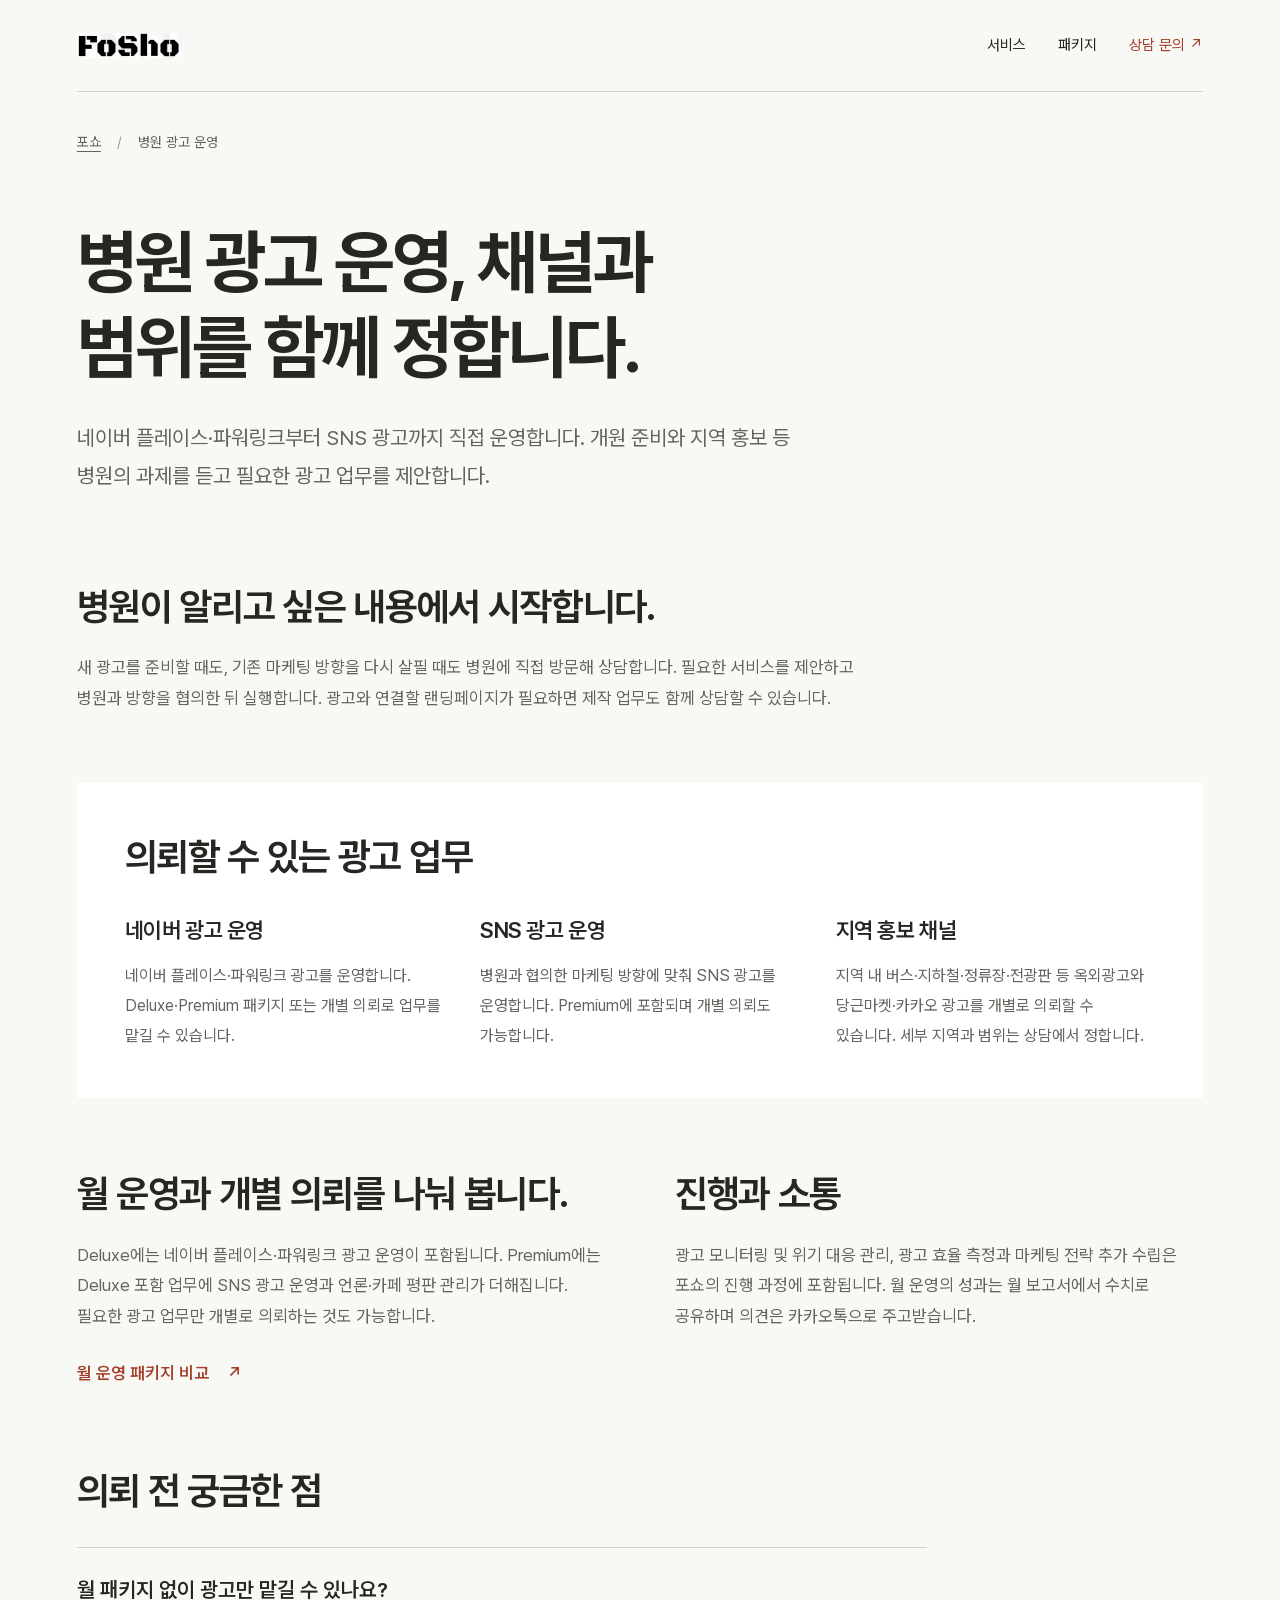
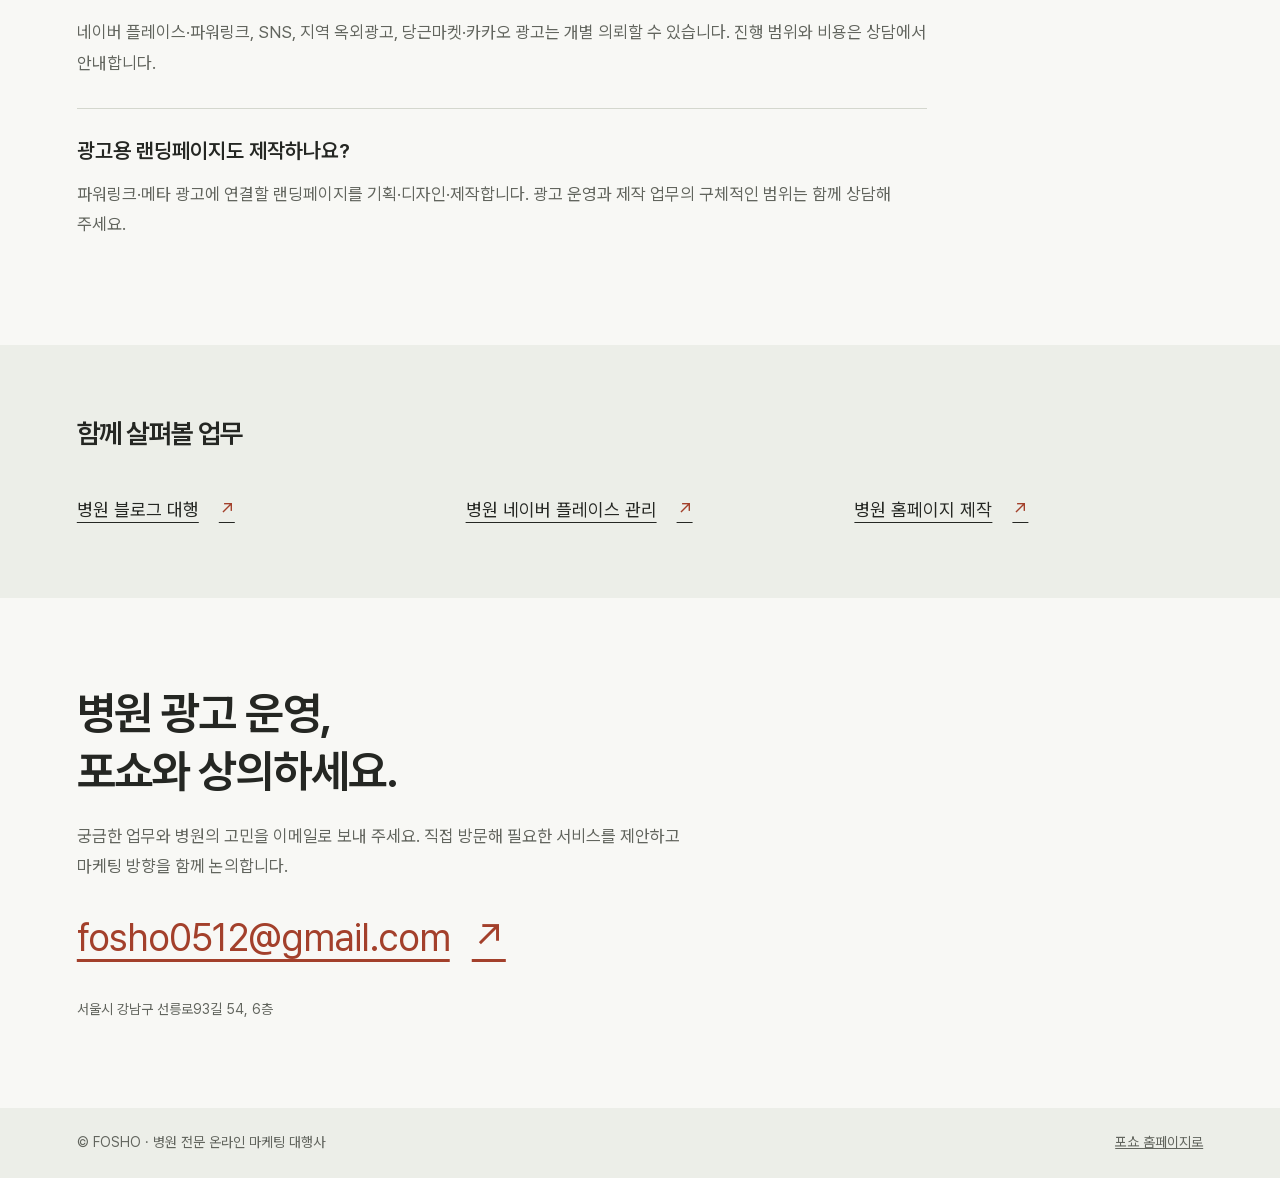
<file: services/hospital-ads/index.html>
<!doctype html>
<html lang="ko">
<head>
  <meta charset="utf-8">
  <meta name="viewport" content="width=device-width, initial-scale=1">
  <meta name="description" content="네이버 플레이스·파워링크와 SNS 광고를 포쇼가 직접 운영합니다. 지역 옥외광고, 당근마켓·카카오 광고도 개별 의뢰할 수 있습니다.">
  <title>병원 네이버 광고·SNS 광고 운영 대행 | 포쇼</title>
  <link rel="shortcut icon" href="https://fosho.co.kr/favicon.ico" type="image/x-icon">
  <link rel="icon" href="https://fosho.co.kr/assets/favicon.svg" type="image/svg+xml">
  <link rel="apple-touch-icon" href="https://fosho.co.kr/assets/apple-touch-icon.png" sizes="180x180">
  <link rel="preload" href="../../assets/fonts/FoshoSiteSubset.woff2" as="font" type="font/woff2" crossorigin>
  <link rel="stylesheet" href="../service.css?v=20261107-01">
  <!-- Fosho SEO metadata -->
  <link rel="canonical" href="https://fosho.co.kr/services/hospital-ads/">
  <meta property="og:type" content="website">
  <meta property="og:locale" content="ko_KR">
  <meta property="og:site_name" content="포쇼">
  <meta property="og:title" content="병원 네이버 광고·SNS 광고 운영 대행 | 포쇼">
  <meta property="og:description" content="네이버 플레이스·파워링크와 SNS 광고를 포쇼가 직접 운영합니다. 지역 옥외광고, 당근마켓·카카오 광고도 개별 의뢰할 수 있습니다.">
  <meta property="og:url" content="https://fosho.co.kr/services/hospital-ads/">
  <meta property="og:image" content="https://fosho.co.kr/assets/fosho-share.png">
  <meta property="og:image:width" content="1200">
  <meta property="og:image:height" content="630">
  <meta property="og:image:alt" content="포쇼 — 병원 전문 온라인 마케팅 대행사">
  <meta name="twitter:card" content="summary_large_image">
  <meta name="twitter:title" content="병원 네이버 광고·SNS 광고 운영 대행 | 포쇼">
  <meta name="twitter:description" content="네이버 플레이스·파워링크와 SNS 광고를 포쇼가 직접 운영합니다. 지역 옥외광고, 당근마켓·카카오 광고도 개별 의뢰할 수 있습니다.">
  <meta name="twitter:image" content="https://fosho.co.kr/assets/fosho-share.png">
  <meta name="twitter:image:alt" content="포쇼 — 병원 전문 온라인 마케팅 대행사">
  <script type="application/ld+json">
{
  "@context": "https://schema.org",
  "@graph": [
    {
      "@type": "Organization",
      "@id": "https://fosho.co.kr/#organization",
      "name": "포쇼",
      "alternateName": "Fosho",
      "url": "https://fosho.co.kr/",
      "email": "fosho0512@gmail.com",
      "logo": "https://fosho.co.kr/assets/fosho-wordmark.png",
      "address": {
        "@type": "PostalAddress",
        "streetAddress": "선릉로93길 54, 6층",
        "addressLocality": "강남구",
        "addressRegion": "서울특별시",
        "addressCountry": "KR"
      }
    },
    {
      "@type": "WebSite",
      "@id": "https://fosho.co.kr/#website",
      "url": "https://fosho.co.kr/",
      "name": "포쇼",
      "alternateName": "Fosho",
      "inLanguage": "ko-KR",
      "publisher": {
        "@id": "https://fosho.co.kr/#organization"
      }
    },
    {
      "@type": "Service",
      "@id": "https://fosho.co.kr/services/hospital-ads/#service",
      "name": "병원 광고 운영",
      "description": "네이버 플레이스·파워링크와 SNS 광고를 포쇼가 직접 운영합니다. 지역 옥외광고, 당근마켓·카카오 광고도 개별 의뢰할 수 있습니다.",
      "url": "https://fosho.co.kr/services/hospital-ads/",
      "provider": {
        "@id": "https://fosho.co.kr/#organization"
      }
    },
    {
      "@type": "BreadcrumbList",
      "@id": "https://fosho.co.kr/services/hospital-ads/#breadcrumb",
      "itemListElement": [
        {
          "@type": "ListItem",
          "position": 1,
          "name": "포쇼",
          "item": "https://fosho.co.kr/"
        },
        {
          "@type": "ListItem",
          "position": 2,
          "name": "병원 광고 운영",
          "item": "https://fosho.co.kr/services/hospital-ads/"
        }
      ]
    },
    {
      "@type": "WebPage",
      "@id": "https://fosho.co.kr/services/hospital-ads/#webpage",
      "url": "https://fosho.co.kr/services/hospital-ads/",
      "name": "병원 네이버 광고·SNS 광고 운영 대행 | 포쇼",
      "description": "네이버 플레이스·파워링크와 SNS 광고를 포쇼가 직접 운영합니다. 지역 옥외광고, 당근마켓·카카오 광고도 개별 의뢰할 수 있습니다.",
      "inLanguage": "ko-KR",
      "isPartOf": {
        "@id": "https://fosho.co.kr/#website"
      },
      "mainEntity": {
        "@id": "https://fosho.co.kr/services/hospital-ads/#service"
      },
      "breadcrumb": {
        "@id": "https://fosho.co.kr/services/hospital-ads/#breadcrumb"
      }
    }
  ]
}
  </script>
<!-- /Fosho SEO metadata -->
</head>
<body>
  <a class="skip" href="#main">본문으로 건너뛰기</a>
  <header class="header wrap"><a class="brand" href="../../" aria-label="포쇼 홈페이지"><img src="../../assets/fosho-wordmark.png" width="106" height="25" alt="포쇼"></a><a href="../../#services">서비스</a><a href="../../#packages">패키지</a><a href="../../#contact">상담 문의 ↗</a></header>
  <nav class="breadcrumbs wrap" aria-label="현재 위치"><ol><li><a href="../../">포쇼</a></li><li aria-current="page">병원 광고 운영</li></ol></nav>
  <main id="main" class="wrap">
    <div class="hero"><h1>병원 광고 운영, 채널과 범위를 함께 정합니다.</h1><p>네이버 플레이스·파워링크부터 SNS 광고까지 직접 운영합니다. 개원 준비와 지역 홍보 등 병원의 과제를 듣고 필요한 광고 업무를 제안합니다.</p></div>
    <div class="article">
      <section class="intro" aria-labelledby="intro-title"><h2 id="intro-title">병원이 알리고 싶은 내용에서 시작합니다.</h2><p>새 광고를 준비할 때도, 기존 마케팅 방향을 다시 살필 때도 병원에 직접 방문해 상담합니다. 필요한 서비스를 제안하고 병원과 방향을 협의한 뒤 실행합니다. 광고와 연결할 랜딩페이지가 필요하면 제작 업무도 함께 상담할 수 있습니다.</p></section>
      <section class="work" aria-labelledby="work-title"><h2 id="work-title">의뢰할 수 있는 광고 업무</h2><div class="work-grid"><article><h3>네이버 광고 운영</h3><p>네이버 플레이스·파워링크 광고를 운영합니다. Deluxe·Premium 패키지 또는 개별 의뢰로 업무를 맡길 수 있습니다.</p></article><article><h3>SNS 광고 운영</h3><p>병원과 협의한 마케팅 방향에 맞춰 SNS 광고를 운영합니다. Premium에 포함되며 개별 의뢰도 가능합니다.</p></article><article><h3>지역 홍보 채널</h3><p>지역 내 버스·지하철·정류장·전광판 등 옥외광고와 당근마켓·카카오 광고를 개별로 의뢰할 수 있습니다. 세부 지역과 범위는 상담에서 정합니다.</p></article></div></section>
      <div class="scope"><section aria-labelledby="scope-title"><h2 id="scope-title">월 운영과 개별 의뢰를 나눠 봅니다.</h2><p>Deluxe에는 네이버 플레이스·파워링크 광고 운영이 포함됩니다. Premium에는 Deluxe 포함 업무에 SNS 광고 운영과 언론·카페 평판 관리가 더해집니다. 필요한 광고 업무만 개별로 의뢰하는 것도 가능합니다.</p><a class="inline-link" href="../../#packages">월 운영 패키지 비교 <span aria-hidden="true">↗</span></a></section><section aria-labelledby="communication-title"><h2 id="communication-title">진행과 소통</h2><p>광고 모니터링 및 위기 대응 관리, 광고 효율 측정과 마케팅 전략 추가 수립은 포쇼의 진행 과정에 포함됩니다. 월 운영의 성과는 월 보고서에서 수치로 공유하며 의견은 카카오톡으로 주고받습니다.</p></section></div>
      <section class="questions" aria-labelledby="questions-title"><h2 id="questions-title">의뢰 전 궁금한 점</h2><article><h3>월 패키지 없이 광고만 맡길 수 있나요?</h3><p>네이버 플레이스·파워링크, SNS, 지역 옥외광고, 당근마켓·카카오 광고는 개별 의뢰할 수 있습니다. 진행 범위와 비용은 상담에서 안내합니다.</p></article><article><h3>광고용 랜딩페이지도 제작하나요?</h3><p>파워링크·메타 광고에 연결할 랜딩페이지를 기획·디자인·제작합니다. 광고 운영과 제작 업무의 구체적인 범위는 함께 상담해 주세요.</p></article></section>
    </div>
  </main>
  <section class="related" aria-labelledby="related-title"><div class="wrap"><h2 id="related-title">함께 살펴볼 업무</h2><ul><li><a href="../hospital-blog/">병원 블로그 대행 <span aria-hidden="true">↗</span></a></li><li><a href="../naver-place/">병원 네이버 플레이스 관리 <span aria-hidden="true">↗</span></a></li><li><a href="../hospital-website/">병원 홈페이지 제작 <span aria-hidden="true">↗</span></a></li></ul></div></section>
  <section class="contact wrap" aria-labelledby="contact-title"><h2 id="contact-title">병원 광고 운영,<br>포쇼와 상의하세요.</h2><p>궁금한 업무와 병원의 고민을 이메일로 보내 주세요. 직접 방문해 필요한 서비스를 제안하고 마케팅 방향을 함께 논의합니다.</p><a class="email" href="mailto:fosho0512@gmail.com">fosho0512@gmail.com <span aria-hidden="true">↗</span></a><address>서울시 강남구 선릉로93길 54, 6층</address></section>
  <footer class="footer"><div class="wrap"><span>© FOSHO · 병원 전문 온라인 마케팅 대행사</span><a href="../../">포쇼 홈페이지로</a></div></footer>
</body>
</html>
</file>
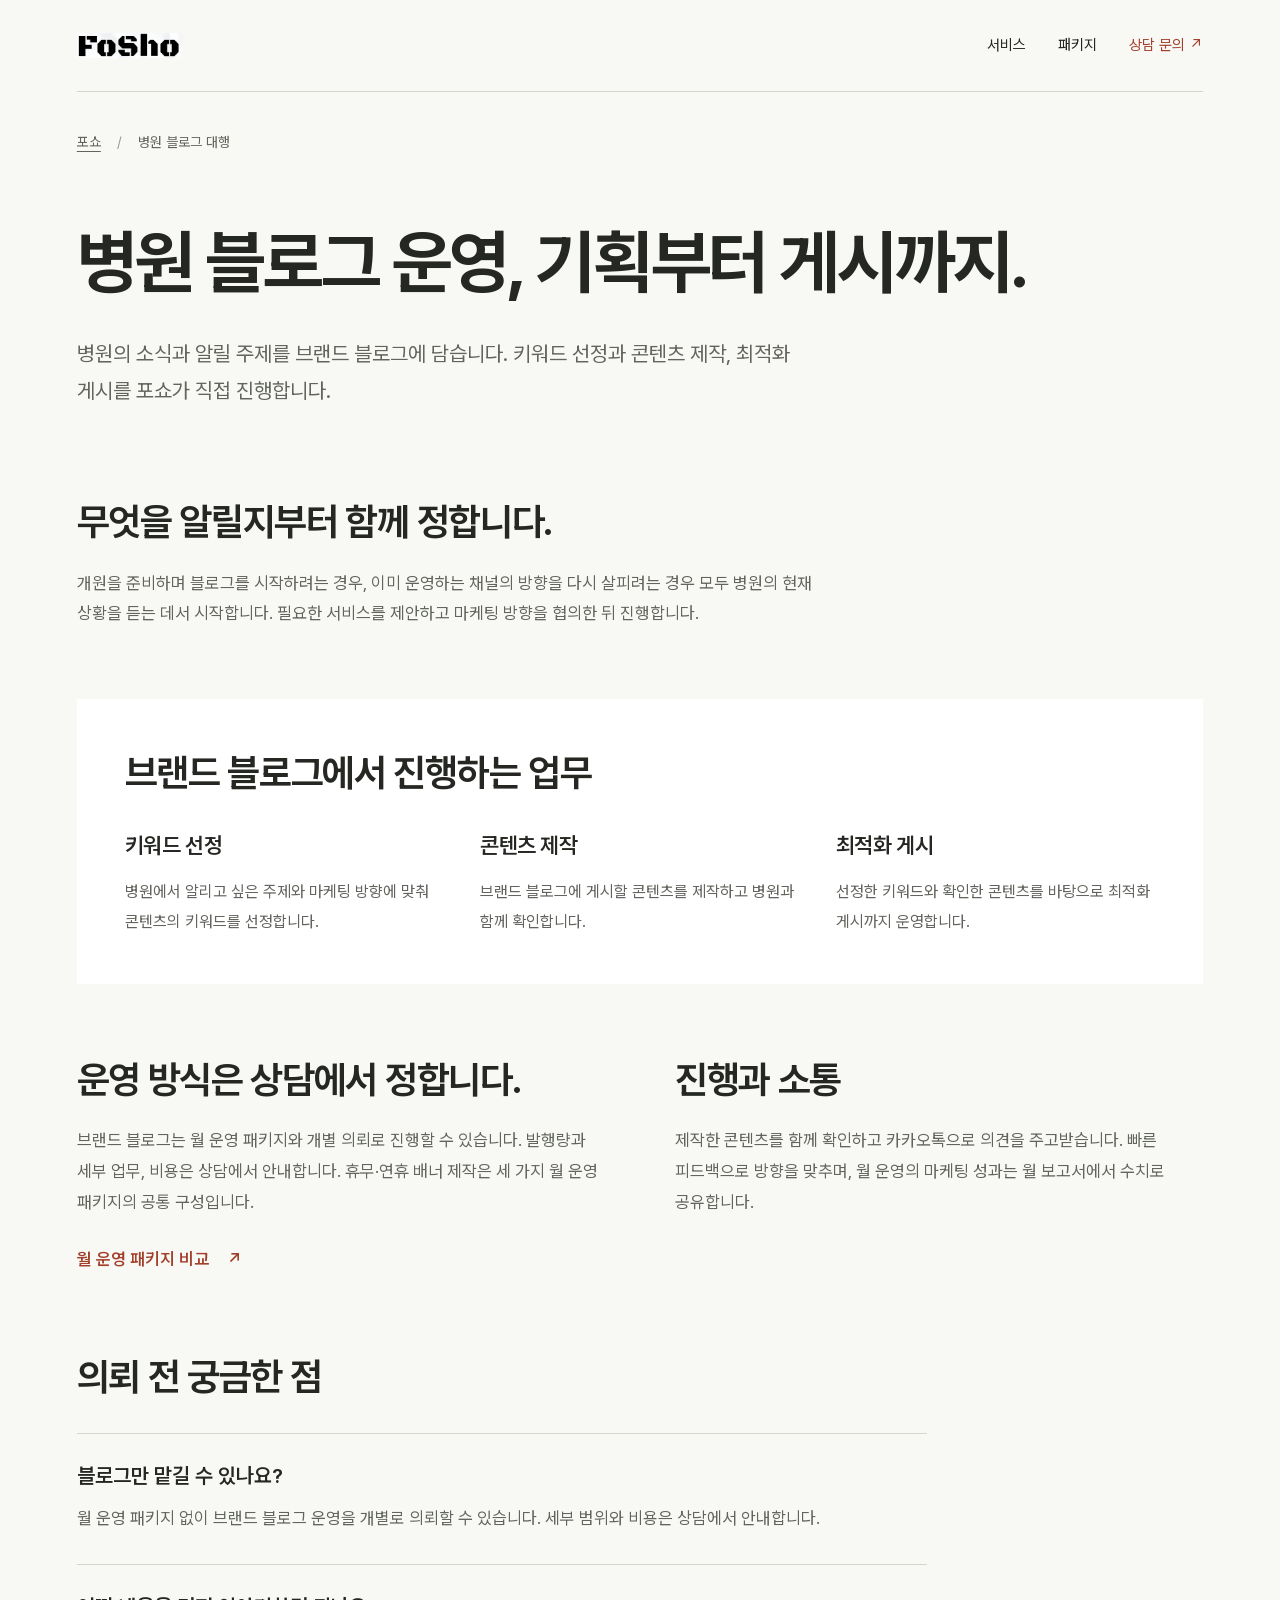
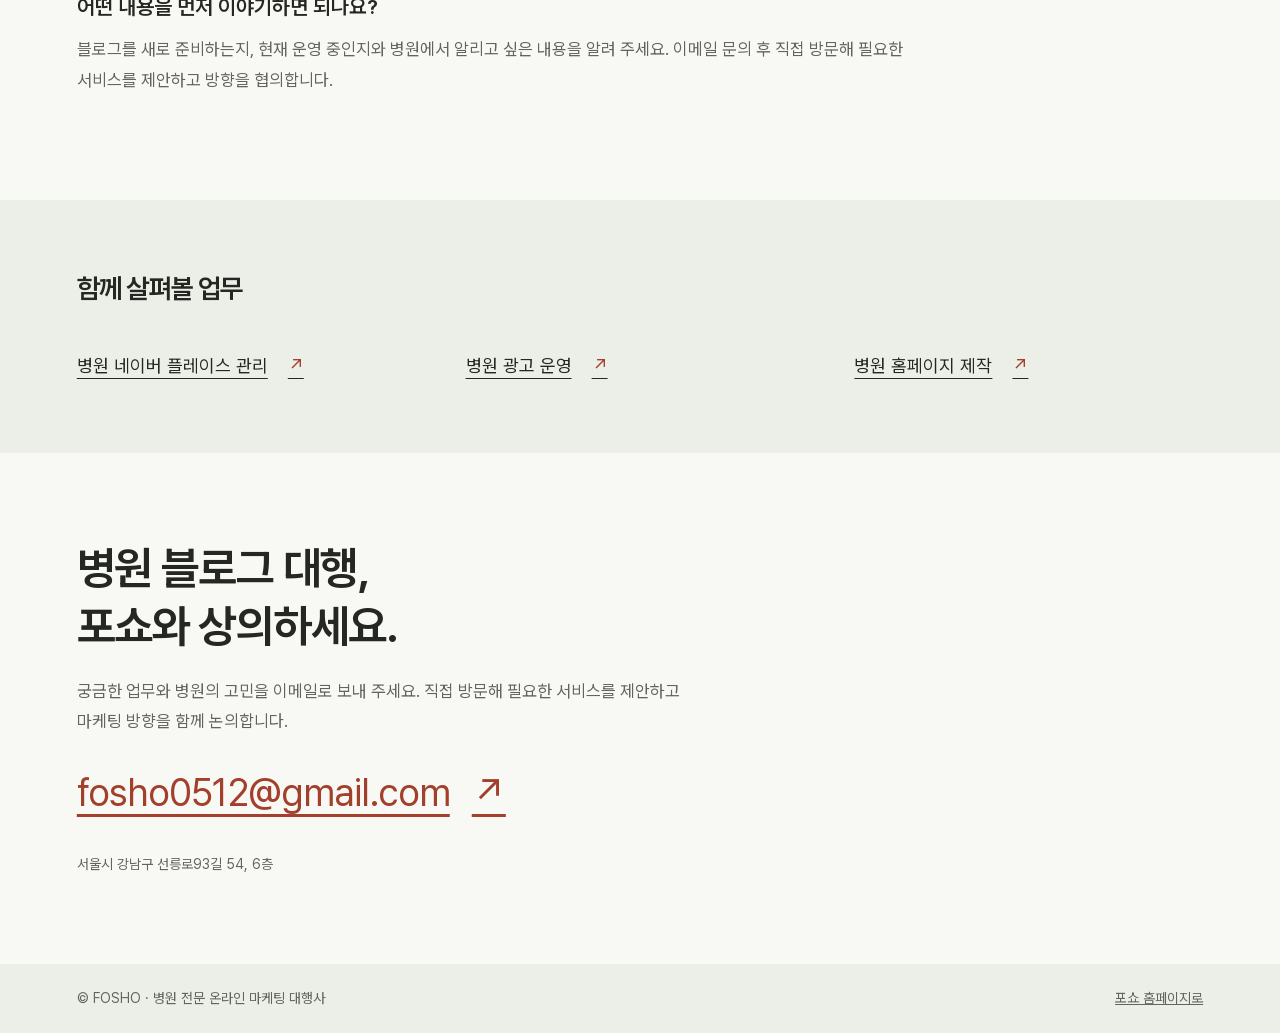
<file: services/hospital-blog/index.html>
<!doctype html>
<html lang="ko">
<head>
  <meta charset="utf-8">
  <meta name="viewport" content="width=device-width, initial-scale=1">
  <meta name="description" content="병원 브랜드 블로그의 키워드 선정부터 콘텐츠 제작·최적화 게시까지 포쇼가 직접 진행합니다. 콘텐츠를 함께 확인하고 카카오톡으로 소통합니다.">
  <title>병원 블로그 대행·브랜드 블로그 운영 | 포쇼</title>
  <link rel="shortcut icon" href="https://fosho.co.kr/favicon.ico" type="image/x-icon">
  <link rel="icon" href="https://fosho.co.kr/assets/favicon.svg" type="image/svg+xml">
  <link rel="apple-touch-icon" href="https://fosho.co.kr/assets/apple-touch-icon.png" sizes="180x180">
  <link rel="preload" href="../../assets/fonts/FoshoSiteSubset.woff2" as="font" type="font/woff2" crossorigin>
  <link rel="stylesheet" href="../service.css?v=20261107-01">
  <!-- Fosho SEO metadata -->
  <link rel="canonical" href="https://fosho.co.kr/services/hospital-blog/">
  <meta property="og:type" content="website">
  <meta property="og:locale" content="ko_KR">
  <meta property="og:site_name" content="포쇼">
  <meta property="og:title" content="병원 블로그 대행·브랜드 블로그 운영 | 포쇼">
  <meta property="og:description" content="병원 브랜드 블로그의 키워드 선정부터 콘텐츠 제작·최적화 게시까지 포쇼가 직접 진행합니다. 콘텐츠를 함께 확인하고 카카오톡으로 소통합니다.">
  <meta property="og:url" content="https://fosho.co.kr/services/hospital-blog/">
  <meta property="og:image" content="https://fosho.co.kr/assets/fosho-share.png">
  <meta property="og:image:width" content="1200">
  <meta property="og:image:height" content="630">
  <meta property="og:image:alt" content="포쇼 — 병원 전문 온라인 마케팅 대행사">
  <meta name="twitter:card" content="summary_large_image">
  <meta name="twitter:title" content="병원 블로그 대행·브랜드 블로그 운영 | 포쇼">
  <meta name="twitter:description" content="병원 브랜드 블로그의 키워드 선정부터 콘텐츠 제작·최적화 게시까지 포쇼가 직접 진행합니다. 콘텐츠를 함께 확인하고 카카오톡으로 소통합니다.">
  <meta name="twitter:image" content="https://fosho.co.kr/assets/fosho-share.png">
  <meta name="twitter:image:alt" content="포쇼 — 병원 전문 온라인 마케팅 대행사">
  <script type="application/ld+json">
{
  "@context": "https://schema.org",
  "@graph": [
    {
      "@type": "Organization",
      "@id": "https://fosho.co.kr/#organization",
      "name": "포쇼",
      "alternateName": "Fosho",
      "url": "https://fosho.co.kr/",
      "email": "fosho0512@gmail.com",
      "logo": "https://fosho.co.kr/assets/fosho-wordmark.png",
      "address": {
        "@type": "PostalAddress",
        "streetAddress": "선릉로93길 54, 6층",
        "addressLocality": "강남구",
        "addressRegion": "서울특별시",
        "addressCountry": "KR"
      }
    },
    {
      "@type": "WebSite",
      "@id": "https://fosho.co.kr/#website",
      "url": "https://fosho.co.kr/",
      "name": "포쇼",
      "alternateName": "Fosho",
      "inLanguage": "ko-KR",
      "publisher": {
        "@id": "https://fosho.co.kr/#organization"
      }
    },
    {
      "@type": "Service",
      "@id": "https://fosho.co.kr/services/hospital-blog/#service",
      "name": "병원 블로그 대행",
      "description": "병원 브랜드 블로그의 키워드 선정부터 콘텐츠 제작·최적화 게시까지 포쇼가 직접 진행합니다. 콘텐츠를 함께 확인하고 카카오톡으로 소통합니다.",
      "url": "https://fosho.co.kr/services/hospital-blog/",
      "provider": {
        "@id": "https://fosho.co.kr/#organization"
      }
    },
    {
      "@type": "BreadcrumbList",
      "@id": "https://fosho.co.kr/services/hospital-blog/#breadcrumb",
      "itemListElement": [
        {
          "@type": "ListItem",
          "position": 1,
          "name": "포쇼",
          "item": "https://fosho.co.kr/"
        },
        {
          "@type": "ListItem",
          "position": 2,
          "name": "병원 블로그 대행",
          "item": "https://fosho.co.kr/services/hospital-blog/"
        }
      ]
    },
    {
      "@type": "WebPage",
      "@id": "https://fosho.co.kr/services/hospital-blog/#webpage",
      "url": "https://fosho.co.kr/services/hospital-blog/",
      "name": "병원 블로그 대행·브랜드 블로그 운영 | 포쇼",
      "description": "병원 브랜드 블로그의 키워드 선정부터 콘텐츠 제작·최적화 게시까지 포쇼가 직접 진행합니다. 콘텐츠를 함께 확인하고 카카오톡으로 소통합니다.",
      "inLanguage": "ko-KR",
      "isPartOf": {
        "@id": "https://fosho.co.kr/#website"
      },
      "mainEntity": {
        "@id": "https://fosho.co.kr/services/hospital-blog/#service"
      },
      "breadcrumb": {
        "@id": "https://fosho.co.kr/services/hospital-blog/#breadcrumb"
      }
    }
  ]
}
  </script>
<!-- /Fosho SEO metadata -->
</head>
<body>
  <a class="skip" href="#main">본문으로 건너뛰기</a>
  <header class="header wrap"><a class="brand" href="../../" aria-label="포쇼 홈페이지"><img src="../../assets/fosho-wordmark.png" width="106" height="25" alt="포쇼"></a><a href="../../#services">서비스</a><a href="../../#packages">패키지</a><a href="../../#contact">상담 문의 ↗</a></header>
  <nav class="breadcrumbs wrap" aria-label="현재 위치"><ol><li><a href="../../">포쇼</a></li><li aria-current="page">병원 블로그 대행</li></ol></nav>
  <main id="main" class="wrap">
    <div class="hero"><h1>병원 블로그 운영, 기획부터 게시까지.</h1><p>병원의 소식과 알릴 주제를 브랜드 블로그에 담습니다. 키워드 선정과 콘텐츠 제작, 최적화 게시를 포쇼가 직접 진행합니다.</p></div>
    <div class="article">
      <section class="intro" aria-labelledby="intro-title"><h2 id="intro-title">무엇을 알릴지부터 함께 정합니다.</h2><p>개원을 준비하며 블로그를 시작하려는 경우, 이미 운영하는 채널의 방향을 다시 살피려는 경우 모두 병원의 현재 상황을 듣는 데서 시작합니다. 필요한 서비스를 제안하고 마케팅 방향을 협의한 뒤 진행합니다.</p></section>
      <section class="work" aria-labelledby="work-title"><h2 id="work-title">브랜드 블로그에서 진행하는 업무</h2><div class="work-grid"><article><h3>키워드 선정</h3><p>병원에서 알리고 싶은 주제와 마케팅 방향에 맞춰 콘텐츠의 키워드를 선정합니다.</p></article><article><h3>콘텐츠 제작</h3><p>브랜드 블로그에 게시할 콘텐츠를 제작하고 병원과 함께 확인합니다.</p></article><article><h3>최적화 게시</h3><p>선정한 키워드와 확인한 콘텐츠를 바탕으로 최적화 게시까지 운영합니다.</p></article></div></section>
      <div class="scope"><section aria-labelledby="scope-title"><h2 id="scope-title">운영 방식은 상담에서 정합니다.</h2><p>브랜드 블로그는 월 운영 패키지와 개별 의뢰로 진행할 수 있습니다. 발행량과 세부 업무, 비용은 상담에서 안내합니다. 휴무·연휴 배너 제작은 세 가지 월 운영 패키지의 공통 구성입니다.</p><a class="inline-link" href="../../#packages">월 운영 패키지 비교 <span aria-hidden="true">↗</span></a></section><section aria-labelledby="communication-title"><h2 id="communication-title">진행과 소통</h2><p>제작한 콘텐츠를 함께 확인하고 카카오톡으로 의견을 주고받습니다. 빠른 피드백으로 방향을 맞추며, 월 운영의 마케팅 성과는 월 보고서에서 수치로 공유합니다.</p></section></div>
      <section class="questions" aria-labelledby="questions-title"><h2 id="questions-title">의뢰 전 궁금한 점</h2><article><h3>블로그만 맡길 수 있나요?</h3><p>월 운영 패키지 없이 브랜드 블로그 운영을 개별로 의뢰할 수 있습니다. 세부 범위와 비용은 상담에서 안내합니다.</p></article><article><h3>어떤 내용을 먼저 이야기하면 되나요?</h3><p>블로그를 새로 준비하는지, 현재 운영 중인지와 병원에서 알리고 싶은 내용을 알려 주세요. 이메일 문의 후 직접 방문해 필요한 서비스를 제안하고 방향을 협의합니다.</p></article></section>
    </div>
  </main>
  <section class="related" aria-labelledby="related-title"><div class="wrap"><h2 id="related-title">함께 살펴볼 업무</h2><ul><li><a href="../naver-place/">병원 네이버 플레이스 관리 <span aria-hidden="true">↗</span></a></li><li><a href="../hospital-ads/">병원 광고 운영 <span aria-hidden="true">↗</span></a></li><li><a href="../hospital-website/">병원 홈페이지 제작 <span aria-hidden="true">↗</span></a></li></ul></div></section>
  <section class="contact wrap" aria-labelledby="contact-title"><h2 id="contact-title">병원 블로그 대행,<br>포쇼와 상의하세요.</h2><p>궁금한 업무와 병원의 고민을 이메일로 보내 주세요. 직접 방문해 필요한 서비스를 제안하고 마케팅 방향을 함께 논의합니다.</p><a class="email" href="mailto:fosho0512@gmail.com">fosho0512@gmail.com <span aria-hidden="true">↗</span></a><address>서울시 강남구 선릉로93길 54, 6층</address></section>
  <footer class="footer"><div class="wrap"><span>© FOSHO · 병원 전문 온라인 마케팅 대행사</span><a href="../../">포쇼 홈페이지로</a></div></footer>
</body>
</html>
</file>
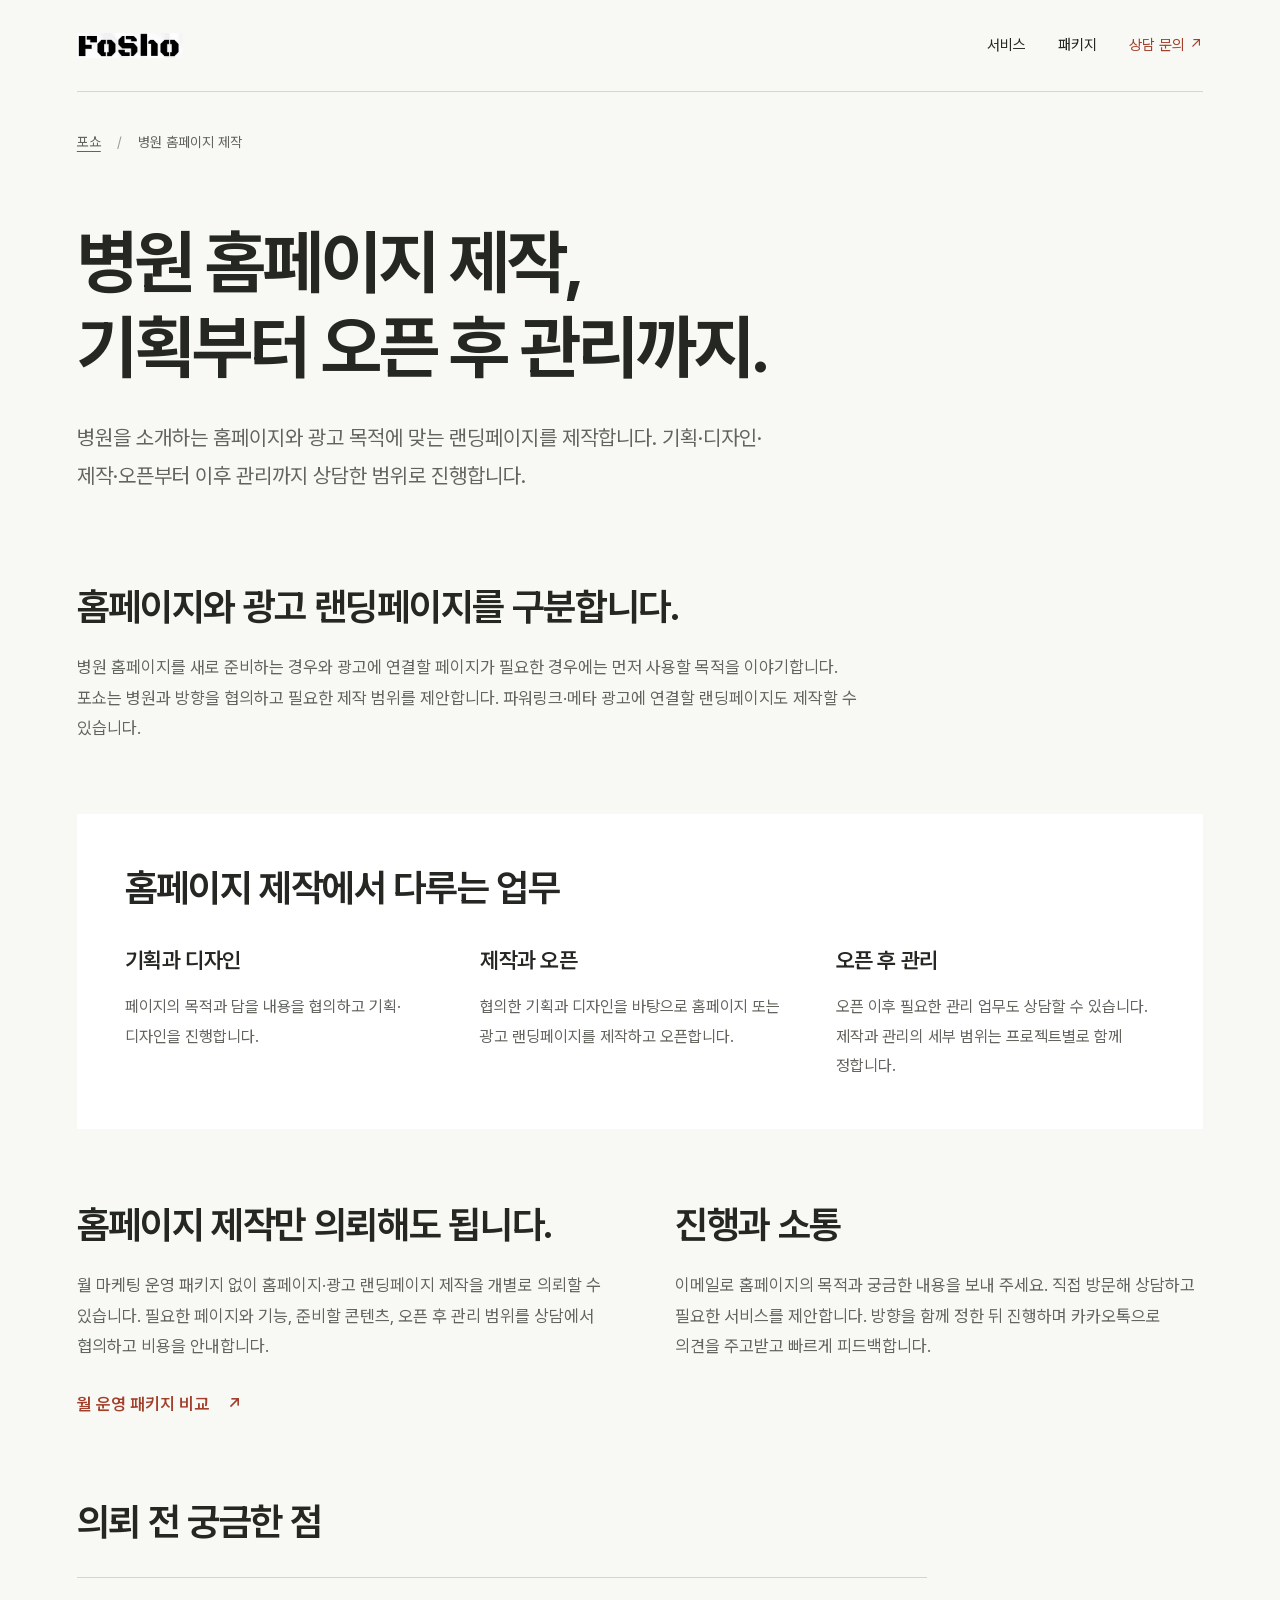
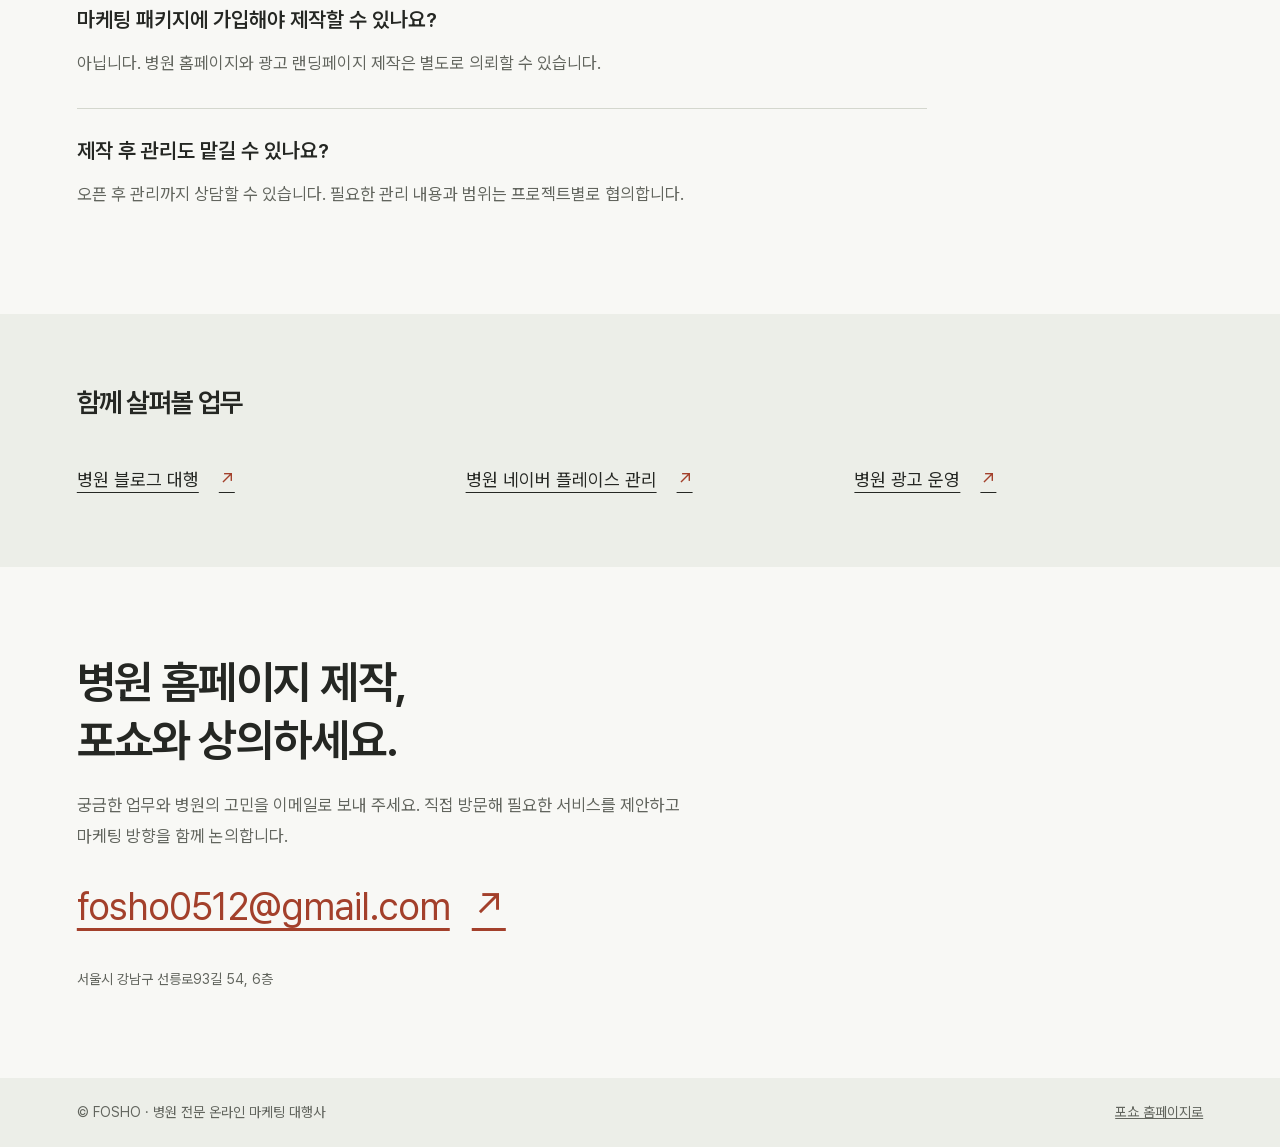
<file: services/hospital-website/index.html>
<!doctype html>
<html lang="ko">
<head>
  <meta charset="utf-8">
  <meta name="viewport" content="width=device-width, initial-scale=1">
  <meta name="description" content="병원 홈페이지와 광고 랜딩페이지를 기획·디자인·제작합니다. 오픈 후 관리까지 필요한 범위를 상담하세요. 개별 제작 의뢰도 가능합니다.">
  <title>병원 홈페이지 제작·광고 랜딩페이지 | 포쇼</title>
  <link rel="shortcut icon" href="https://fosho.co.kr/favicon.ico" type="image/x-icon">
  <link rel="icon" href="https://fosho.co.kr/assets/favicon.svg" type="image/svg+xml">
  <link rel="apple-touch-icon" href="https://fosho.co.kr/assets/apple-touch-icon.png" sizes="180x180">
  <link rel="preload" href="../../assets/fonts/FoshoSiteSubset.woff2" as="font" type="font/woff2" crossorigin>
  <link rel="stylesheet" href="../service.css?v=20261107-01">
  <!-- Fosho SEO metadata -->
  <link rel="canonical" href="https://fosho.co.kr/services/hospital-website/">
  <meta property="og:type" content="website">
  <meta property="og:locale" content="ko_KR">
  <meta property="og:site_name" content="포쇼">
  <meta property="og:title" content="병원 홈페이지 제작·광고 랜딩페이지 | 포쇼">
  <meta property="og:description" content="병원 홈페이지와 광고 랜딩페이지를 기획·디자인·제작합니다. 오픈 후 관리까지 필요한 범위를 상담하세요. 개별 제작 의뢰도 가능합니다.">
  <meta property="og:url" content="https://fosho.co.kr/services/hospital-website/">
  <meta property="og:image" content="https://fosho.co.kr/assets/fosho-share.png">
  <meta property="og:image:width" content="1200">
  <meta property="og:image:height" content="630">
  <meta property="og:image:alt" content="포쇼 — 병원 전문 온라인 마케팅 대행사">
  <meta name="twitter:card" content="summary_large_image">
  <meta name="twitter:title" content="병원 홈페이지 제작·광고 랜딩페이지 | 포쇼">
  <meta name="twitter:description" content="병원 홈페이지와 광고 랜딩페이지를 기획·디자인·제작합니다. 오픈 후 관리까지 필요한 범위를 상담하세요. 개별 제작 의뢰도 가능합니다.">
  <meta name="twitter:image" content="https://fosho.co.kr/assets/fosho-share.png">
  <meta name="twitter:image:alt" content="포쇼 — 병원 전문 온라인 마케팅 대행사">
  <script type="application/ld+json">
{
  "@context": "https://schema.org",
  "@graph": [
    {
      "@type": "Organization",
      "@id": "https://fosho.co.kr/#organization",
      "name": "포쇼",
      "alternateName": "Fosho",
      "url": "https://fosho.co.kr/",
      "email": "fosho0512@gmail.com",
      "logo": "https://fosho.co.kr/assets/fosho-wordmark.png",
      "address": {
        "@type": "PostalAddress",
        "streetAddress": "선릉로93길 54, 6층",
        "addressLocality": "강남구",
        "addressRegion": "서울특별시",
        "addressCountry": "KR"
      }
    },
    {
      "@type": "WebSite",
      "@id": "https://fosho.co.kr/#website",
      "url": "https://fosho.co.kr/",
      "name": "포쇼",
      "alternateName": "Fosho",
      "inLanguage": "ko-KR",
      "publisher": {
        "@id": "https://fosho.co.kr/#organization"
      }
    },
    {
      "@type": "Service",
      "@id": "https://fosho.co.kr/services/hospital-website/#service",
      "name": "병원 홈페이지 제작",
      "description": "병원 홈페이지와 광고 랜딩페이지를 기획·디자인·제작합니다. 오픈 후 관리까지 필요한 범위를 상담하세요. 개별 제작 의뢰도 가능합니다.",
      "url": "https://fosho.co.kr/services/hospital-website/",
      "provider": {
        "@id": "https://fosho.co.kr/#organization"
      }
    },
    {
      "@type": "BreadcrumbList",
      "@id": "https://fosho.co.kr/services/hospital-website/#breadcrumb",
      "itemListElement": [
        {
          "@type": "ListItem",
          "position": 1,
          "name": "포쇼",
          "item": "https://fosho.co.kr/"
        },
        {
          "@type": "ListItem",
          "position": 2,
          "name": "병원 홈페이지 제작",
          "item": "https://fosho.co.kr/services/hospital-website/"
        }
      ]
    },
    {
      "@type": "WebPage",
      "@id": "https://fosho.co.kr/services/hospital-website/#webpage",
      "url": "https://fosho.co.kr/services/hospital-website/",
      "name": "병원 홈페이지 제작·광고 랜딩페이지 | 포쇼",
      "description": "병원 홈페이지와 광고 랜딩페이지를 기획·디자인·제작합니다. 오픈 후 관리까지 필요한 범위를 상담하세요. 개별 제작 의뢰도 가능합니다.",
      "inLanguage": "ko-KR",
      "isPartOf": {
        "@id": "https://fosho.co.kr/#website"
      },
      "mainEntity": {
        "@id": "https://fosho.co.kr/services/hospital-website/#service"
      },
      "breadcrumb": {
        "@id": "https://fosho.co.kr/services/hospital-website/#breadcrumb"
      }
    }
  ]
}
  </script>
<!-- /Fosho SEO metadata -->
</head>
<body>
  <a class="skip" href="#main">본문으로 건너뛰기</a>
  <header class="header wrap"><a class="brand" href="../../" aria-label="포쇼 홈페이지"><img src="../../assets/fosho-wordmark.png" width="106" height="25" alt="포쇼"></a><a href="../../#services">서비스</a><a href="../../#packages">패키지</a><a href="../../#contact">상담 문의 ↗</a></header>
  <nav class="breadcrumbs wrap" aria-label="현재 위치"><ol><li><a href="../../">포쇼</a></li><li aria-current="page">병원 홈페이지 제작</li></ol></nav>
  <main id="main" class="wrap">
    <div class="hero"><h1>병원 홈페이지 제작, 기획부터 오픈 후 관리까지.</h1><p>병원을 소개하는 홈페이지와 광고 목적에 맞는 랜딩페이지를 제작합니다. 기획·디자인·제작·오픈부터 이후 관리까지 상담한 범위로 진행합니다.</p></div>
    <div class="article">
      <section class="intro" aria-labelledby="intro-title"><h2 id="intro-title">홈페이지와 광고 랜딩페이지를 구분합니다.</h2><p>병원 홈페이지를 새로 준비하는 경우와 광고에 연결할 페이지가 필요한 경우에는 먼저 사용할 목적을 이야기합니다. 포쇼는 병원과 방향을 협의하고 필요한 제작 범위를 제안합니다. 파워링크·메타 광고에 연결할 랜딩페이지도 제작할 수 있습니다.</p></section>
      <section class="work" aria-labelledby="work-title"><h2 id="work-title">홈페이지 제작에서 다루는 업무</h2><div class="work-grid"><article><h3>기획과 디자인</h3><p>페이지의 목적과 담을 내용을 협의하고 기획·디자인을 진행합니다.</p></article><article><h3>제작과 오픈</h3><p>협의한 기획과 디자인을 바탕으로 홈페이지 또는 광고 랜딩페이지를 제작하고 오픈합니다.</p></article><article><h3>오픈 후 관리</h3><p>오픈 이후 필요한 관리 업무도 상담할 수 있습니다. 제작과 관리의 세부 범위는 프로젝트별로 함께 정합니다.</p></article></div></section>
      <div class="scope"><section aria-labelledby="scope-title"><h2 id="scope-title">홈페이지 제작만 의뢰해도 됩니다.</h2><p>월 마케팅 운영 패키지 없이 홈페이지·광고 랜딩페이지 제작을 개별로 의뢰할 수 있습니다. 필요한 페이지와 기능, 준비할 콘텐츠, 오픈 후 관리 범위를 상담에서 협의하고 비용을 안내합니다.</p><a class="inline-link" href="../../#packages">월 운영 패키지 비교 <span aria-hidden="true">↗</span></a></section><section aria-labelledby="communication-title"><h2 id="communication-title">진행과 소통</h2><p>이메일로 홈페이지의 목적과 궁금한 내용을 보내 주세요. 직접 방문해 상담하고 필요한 서비스를 제안합니다. 방향을 함께 정한 뒤 진행하며 카카오톡으로 의견을 주고받고 빠르게 피드백합니다.</p></section></div>
      <section class="questions" aria-labelledby="questions-title"><h2 id="questions-title">의뢰 전 궁금한 점</h2><article><h3>마케팅 패키지에 가입해야 제작할 수 있나요?</h3><p>아닙니다. 병원 홈페이지와 광고 랜딩페이지 제작은 별도로 의뢰할 수 있습니다.</p></article><article><h3>제작 후 관리도 맡길 수 있나요?</h3><p>오픈 후 관리까지 상담할 수 있습니다. 필요한 관리 내용과 범위는 프로젝트별로 협의합니다.</p></article></section>
    </div>
  </main>
  <section class="related" aria-labelledby="related-title"><div class="wrap"><h2 id="related-title">함께 살펴볼 업무</h2><ul><li><a href="../hospital-blog/">병원 블로그 대행 <span aria-hidden="true">↗</span></a></li><li><a href="../naver-place/">병원 네이버 플레이스 관리 <span aria-hidden="true">↗</span></a></li><li><a href="../hospital-ads/">병원 광고 운영 <span aria-hidden="true">↗</span></a></li></ul></div></section>
  <section class="contact wrap" aria-labelledby="contact-title"><h2 id="contact-title">병원 홈페이지 제작,<br>포쇼와 상의하세요.</h2><p>궁금한 업무와 병원의 고민을 이메일로 보내 주세요. 직접 방문해 필요한 서비스를 제안하고 마케팅 방향을 함께 논의합니다.</p><a class="email" href="mailto:fosho0512@gmail.com">fosho0512@gmail.com <span aria-hidden="true">↗</span></a><address>서울시 강남구 선릉로93길 54, 6층</address></section>
  <footer class="footer"><div class="wrap"><span>© FOSHO · 병원 전문 온라인 마케팅 대행사</span><a href="../../">포쇼 홈페이지로</a></div></footer>
</body>
</html>
</file>
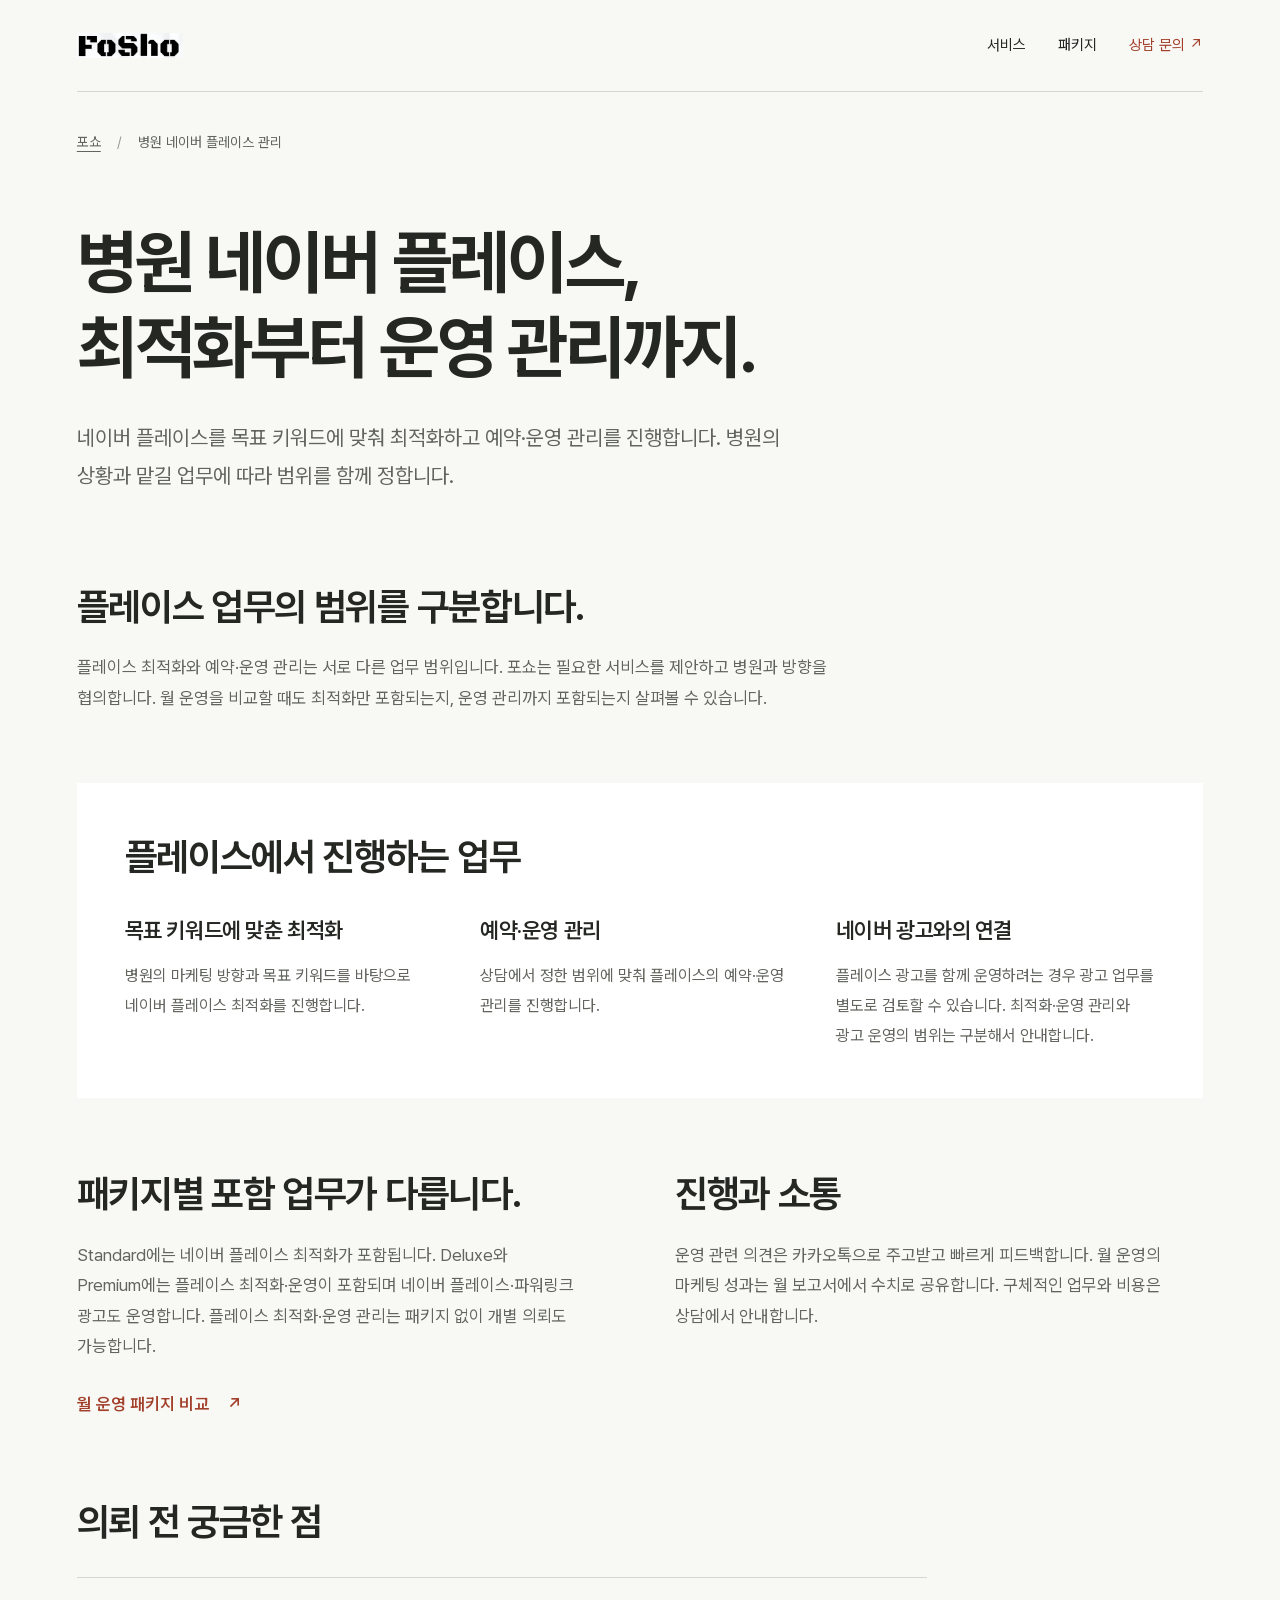
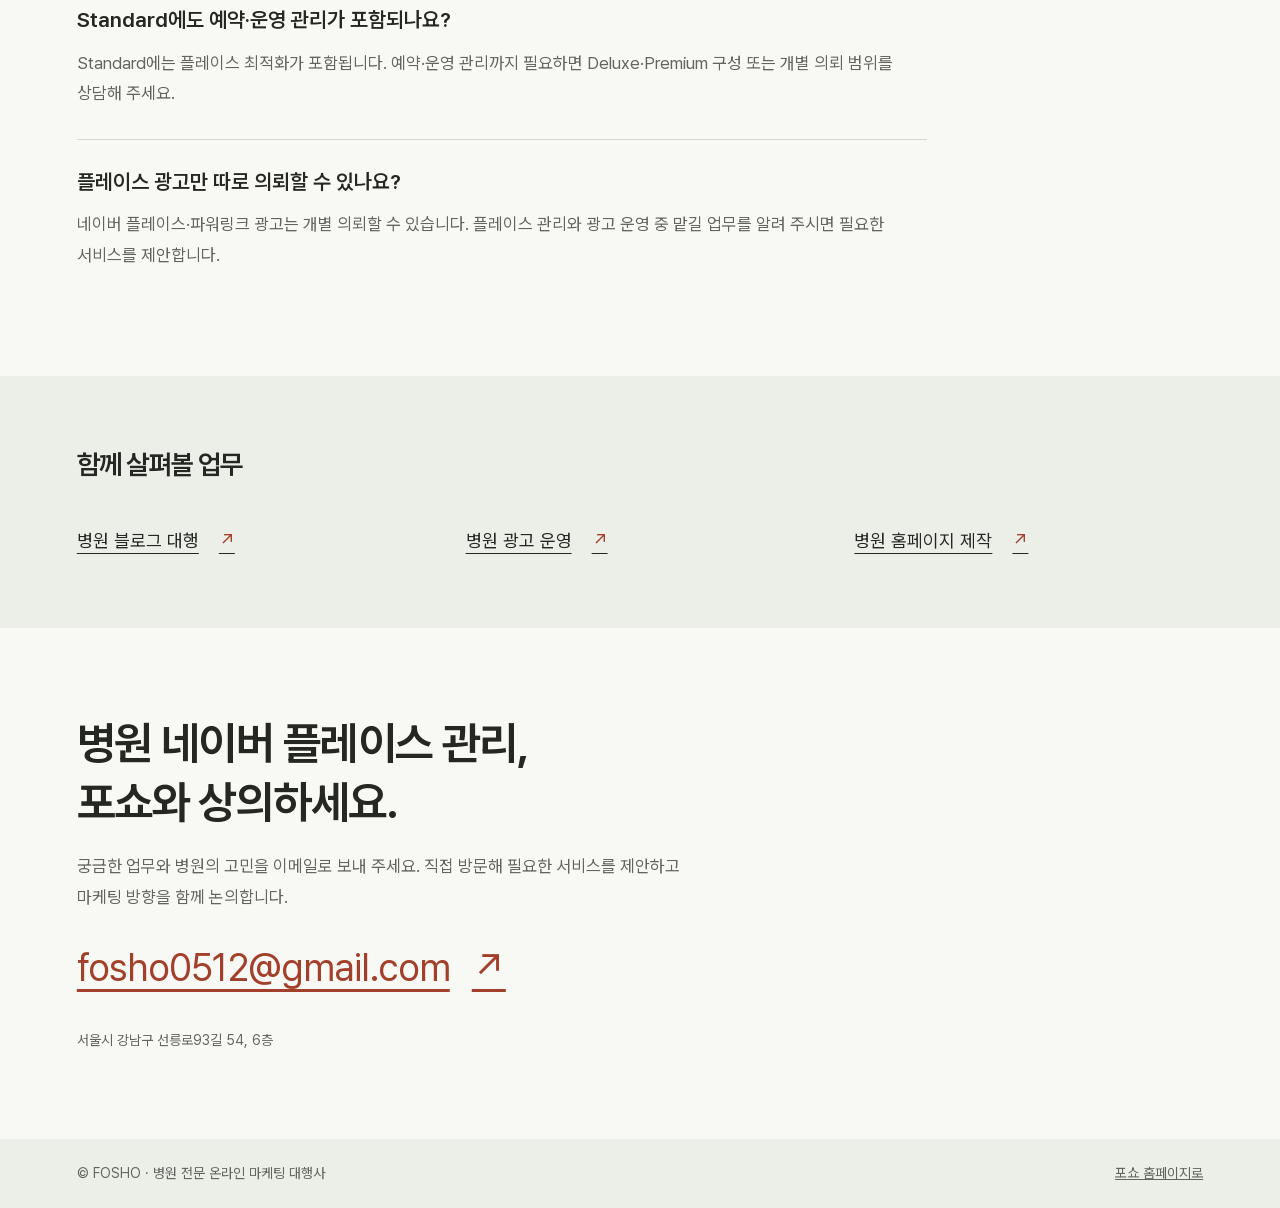
<file: services/naver-place/index.html>
<!doctype html>
<html lang="ko">
<head>
  <meta charset="utf-8">
  <meta name="viewport" content="width=device-width, initial-scale=1">
  <meta name="description" content="목표 키워드에 맞춘 병원 네이버 플레이스 최적화와 예약·운영 관리를 진행합니다. 패키지별 포함 범위와 개별 의뢰 내용을 포쇼와 상담하세요.">
  <title>병원 네이버 플레이스 최적화·운영 관리 | 포쇼</title>
  <link rel="shortcut icon" href="https://fosho.co.kr/favicon.ico" type="image/x-icon">
  <link rel="icon" href="https://fosho.co.kr/assets/favicon.svg" type="image/svg+xml">
  <link rel="apple-touch-icon" href="https://fosho.co.kr/assets/apple-touch-icon.png" sizes="180x180">
  <link rel="preload" href="../../assets/fonts/FoshoSiteSubset.woff2" as="font" type="font/woff2" crossorigin>
  <link rel="stylesheet" href="../service.css?v=20261107-01">
  <!-- Fosho SEO metadata -->
  <link rel="canonical" href="https://fosho.co.kr/services/naver-place/">
  <meta property="og:type" content="website">
  <meta property="og:locale" content="ko_KR">
  <meta property="og:site_name" content="포쇼">
  <meta property="og:title" content="병원 네이버 플레이스 최적화·운영 관리 | 포쇼">
  <meta property="og:description" content="목표 키워드에 맞춘 병원 네이버 플레이스 최적화와 예약·운영 관리를 진행합니다. 패키지별 포함 범위와 개별 의뢰 내용을 포쇼와 상담하세요.">
  <meta property="og:url" content="https://fosho.co.kr/services/naver-place/">
  <meta property="og:image" content="https://fosho.co.kr/assets/fosho-share.png">
  <meta property="og:image:width" content="1200">
  <meta property="og:image:height" content="630">
  <meta property="og:image:alt" content="포쇼 — 병원 전문 온라인 마케팅 대행사">
  <meta name="twitter:card" content="summary_large_image">
  <meta name="twitter:title" content="병원 네이버 플레이스 최적화·운영 관리 | 포쇼">
  <meta name="twitter:description" content="목표 키워드에 맞춘 병원 네이버 플레이스 최적화와 예약·운영 관리를 진행합니다. 패키지별 포함 범위와 개별 의뢰 내용을 포쇼와 상담하세요.">
  <meta name="twitter:image" content="https://fosho.co.kr/assets/fosho-share.png">
  <meta name="twitter:image:alt" content="포쇼 — 병원 전문 온라인 마케팅 대행사">
  <script type="application/ld+json">
{
  "@context": "https://schema.org",
  "@graph": [
    {
      "@type": "Organization",
      "@id": "https://fosho.co.kr/#organization",
      "name": "포쇼",
      "alternateName": "Fosho",
      "url": "https://fosho.co.kr/",
      "email": "fosho0512@gmail.com",
      "logo": "https://fosho.co.kr/assets/fosho-wordmark.png",
      "address": {
        "@type": "PostalAddress",
        "streetAddress": "선릉로93길 54, 6층",
        "addressLocality": "강남구",
        "addressRegion": "서울특별시",
        "addressCountry": "KR"
      }
    },
    {
      "@type": "WebSite",
      "@id": "https://fosho.co.kr/#website",
      "url": "https://fosho.co.kr/",
      "name": "포쇼",
      "alternateName": "Fosho",
      "inLanguage": "ko-KR",
      "publisher": {
        "@id": "https://fosho.co.kr/#organization"
      }
    },
    {
      "@type": "Service",
      "@id": "https://fosho.co.kr/services/naver-place/#service",
      "name": "병원 네이버 플레이스 관리",
      "description": "목표 키워드에 맞춘 병원 네이버 플레이스 최적화와 예약·운영 관리를 진행합니다. 패키지별 포함 범위와 개별 의뢰 내용을 포쇼와 상담하세요.",
      "url": "https://fosho.co.kr/services/naver-place/",
      "provider": {
        "@id": "https://fosho.co.kr/#organization"
      }
    },
    {
      "@type": "BreadcrumbList",
      "@id": "https://fosho.co.kr/services/naver-place/#breadcrumb",
      "itemListElement": [
        {
          "@type": "ListItem",
          "position": 1,
          "name": "포쇼",
          "item": "https://fosho.co.kr/"
        },
        {
          "@type": "ListItem",
          "position": 2,
          "name": "병원 네이버 플레이스 관리",
          "item": "https://fosho.co.kr/services/naver-place/"
        }
      ]
    },
    {
      "@type": "WebPage",
      "@id": "https://fosho.co.kr/services/naver-place/#webpage",
      "url": "https://fosho.co.kr/services/naver-place/",
      "name": "병원 네이버 플레이스 최적화·운영 관리 | 포쇼",
      "description": "목표 키워드에 맞춘 병원 네이버 플레이스 최적화와 예약·운영 관리를 진행합니다. 패키지별 포함 범위와 개별 의뢰 내용을 포쇼와 상담하세요.",
      "inLanguage": "ko-KR",
      "isPartOf": {
        "@id": "https://fosho.co.kr/#website"
      },
      "mainEntity": {
        "@id": "https://fosho.co.kr/services/naver-place/#service"
      },
      "breadcrumb": {
        "@id": "https://fosho.co.kr/services/naver-place/#breadcrumb"
      }
    }
  ]
}
  </script>
<!-- /Fosho SEO metadata -->
</head>
<body>
  <a class="skip" href="#main">본문으로 건너뛰기</a>
  <header class="header wrap"><a class="brand" href="../../" aria-label="포쇼 홈페이지"><img src="../../assets/fosho-wordmark.png" width="106" height="25" alt="포쇼"></a><a href="../../#services">서비스</a><a href="../../#packages">패키지</a><a href="../../#contact">상담 문의 ↗</a></header>
  <nav class="breadcrumbs wrap" aria-label="현재 위치"><ol><li><a href="../../">포쇼</a></li><li aria-current="page">병원 네이버 플레이스 관리</li></ol></nav>
  <main id="main" class="wrap">
    <div class="hero"><h1>병원 네이버 플레이스, 최적화부터 운영 관리까지.</h1><p>네이버 플레이스를 목표 키워드에 맞춰 최적화하고 예약·운영 관리를 진행합니다. 병원의 상황과 맡길 업무에 따라 범위를 함께 정합니다.</p></div>
    <div class="article">
      <section class="intro" aria-labelledby="intro-title"><h2 id="intro-title">플레이스 업무의 범위를 구분합니다.</h2><p>플레이스 최적화와 예약·운영 관리는 서로 다른 업무 범위입니다. 포쇼는 필요한 서비스를 제안하고 병원과 방향을 협의합니다. 월 운영을 비교할 때도 최적화만 포함되는지, 운영 관리까지 포함되는지 살펴볼 수 있습니다.</p></section>
      <section class="work" aria-labelledby="work-title"><h2 id="work-title">플레이스에서 진행하는 업무</h2><div class="work-grid"><article><h3>목표 키워드에 맞춘 최적화</h3><p>병원의 마케팅 방향과 목표 키워드를 바탕으로 네이버 플레이스 최적화를 진행합니다.</p></article><article><h3>예약·운영 관리</h3><p>상담에서 정한 범위에 맞춰 플레이스의 예약·운영 관리를 진행합니다.</p></article><article><h3>네이버 광고와의 연결</h3><p>플레이스 광고를 함께 운영하려는 경우 광고 업무를 별도로 검토할 수 있습니다. 최적화·운영 관리와 광고 운영의 범위는 구분해서 안내합니다.</p></article></div></section>
      <div class="scope"><section aria-labelledby="scope-title"><h2 id="scope-title">패키지별 포함 업무가 다릅니다.</h2><p>Standard에는 네이버 플레이스 최적화가 포함됩니다. Deluxe와 Premium에는 플레이스 최적화·운영이 포함되며 네이버 플레이스·파워링크 광고도 운영합니다. 플레이스 최적화·운영 관리는 패키지 없이 개별 의뢰도 가능합니다.</p><a class="inline-link" href="../../#packages">월 운영 패키지 비교 <span aria-hidden="true">↗</span></a></section><section aria-labelledby="communication-title"><h2 id="communication-title">진행과 소통</h2><p>운영 관련 의견은 카카오톡으로 주고받고 빠르게 피드백합니다. 월 운영의 마케팅 성과는 월 보고서에서 수치로 공유합니다. 구체적인 업무와 비용은 상담에서 안내합니다.</p></section></div>
      <section class="questions" aria-labelledby="questions-title"><h2 id="questions-title">의뢰 전 궁금한 점</h2><article><h3>Standard에도 예약·운영 관리가 포함되나요?</h3><p>Standard에는 플레이스 최적화가 포함됩니다. 예약·운영 관리까지 필요하면 Deluxe·Premium 구성 또는 개별 의뢰 범위를 상담해 주세요.</p></article><article><h3>플레이스 광고만 따로 의뢰할 수 있나요?</h3><p>네이버 플레이스·파워링크 광고는 개별 의뢰할 수 있습니다. 플레이스 관리와 광고 운영 중 맡길 업무를 알려 주시면 필요한 서비스를 제안합니다.</p></article></section>
    </div>
  </main>
  <section class="related" aria-labelledby="related-title"><div class="wrap"><h2 id="related-title">함께 살펴볼 업무</h2><ul><li><a href="../hospital-blog/">병원 블로그 대행 <span aria-hidden="true">↗</span></a></li><li><a href="../hospital-ads/">병원 광고 운영 <span aria-hidden="true">↗</span></a></li><li><a href="../hospital-website/">병원 홈페이지 제작 <span aria-hidden="true">↗</span></a></li></ul></div></section>
  <section class="contact wrap" aria-labelledby="contact-title"><h2 id="contact-title">병원 네이버 플레이스 관리,<br>포쇼와 상의하세요.</h2><p>궁금한 업무와 병원의 고민을 이메일로 보내 주세요. 직접 방문해 필요한 서비스를 제안하고 마케팅 방향을 함께 논의합니다.</p><a class="email" href="mailto:fosho0512@gmail.com">fosho0512@gmail.com <span aria-hidden="true">↗</span></a><address>서울시 강남구 선릉로93길 54, 6층</address></section>
  <footer class="footer"><div class="wrap"><span>© FOSHO · 병원 전문 온라인 마케팅 대행사</span><a href="../../">포쇼 홈페이지로</a></div></footer>
</body>
</html>
</file>
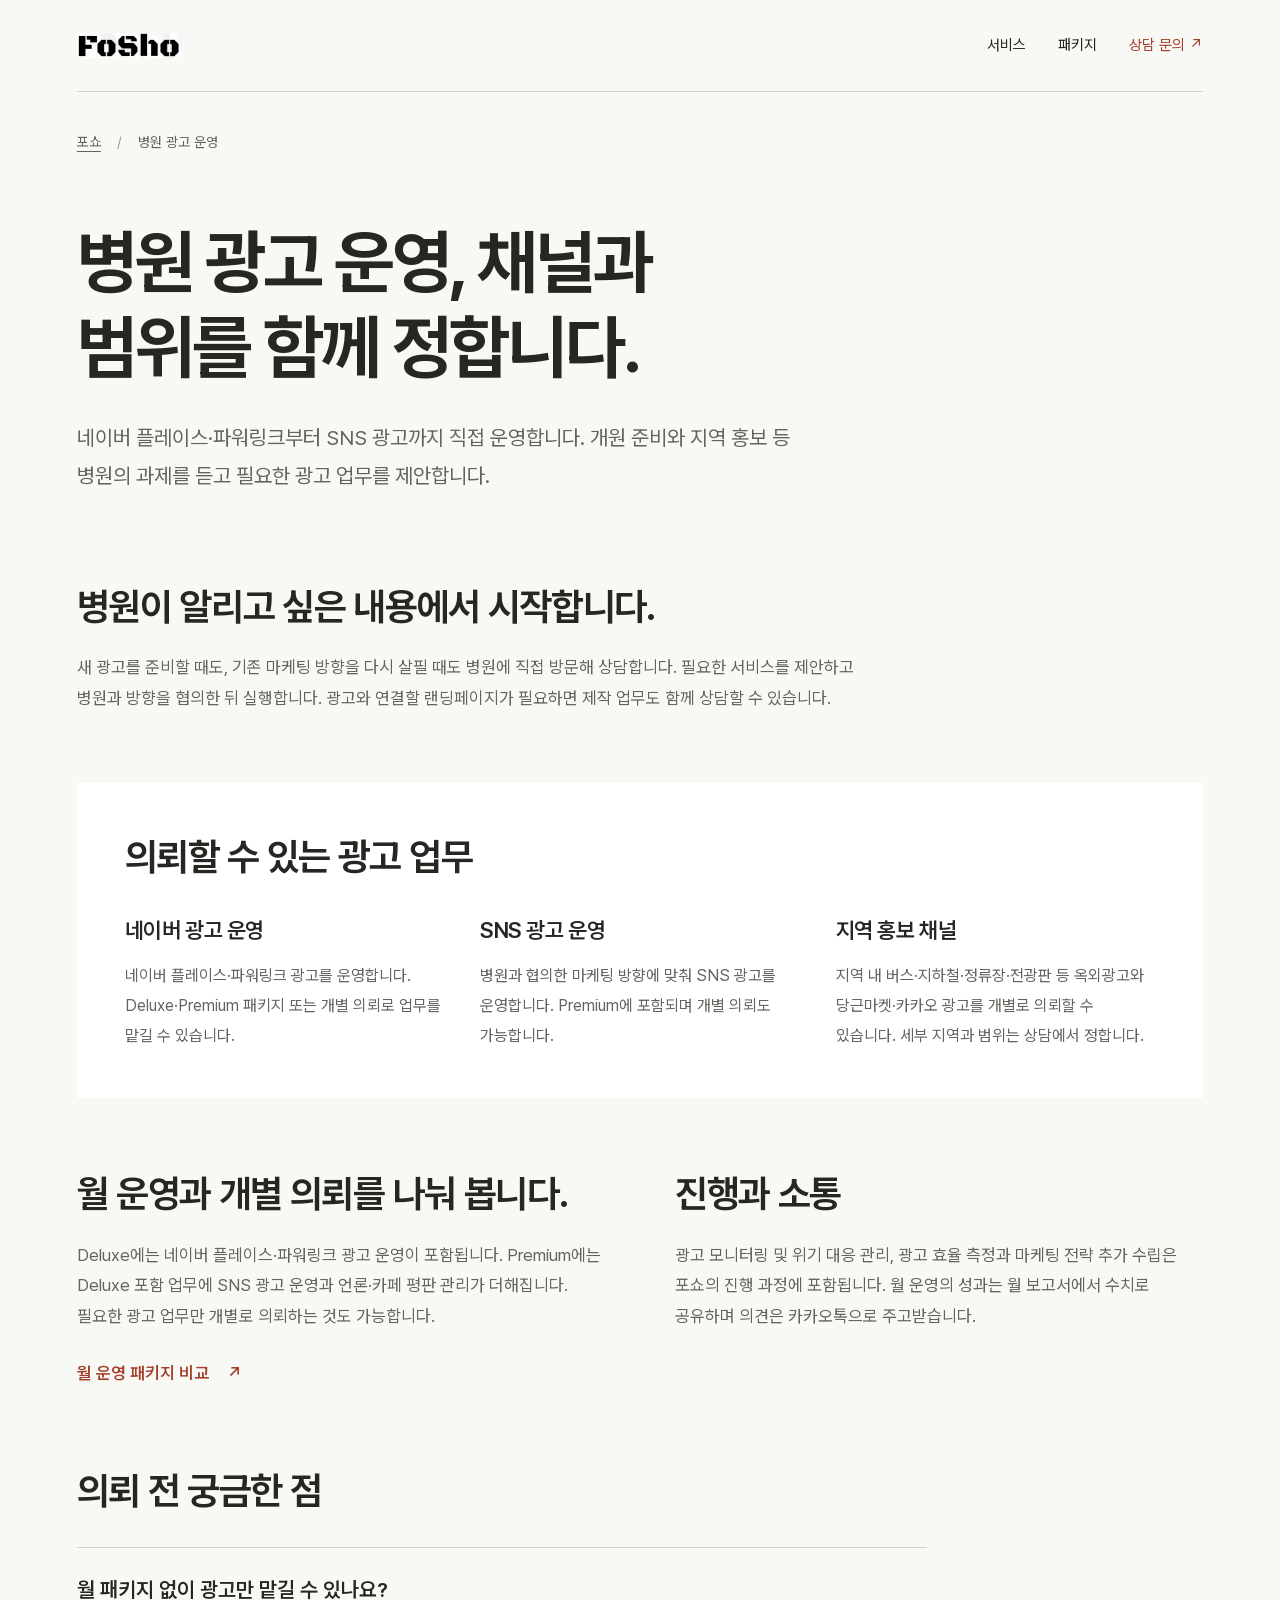
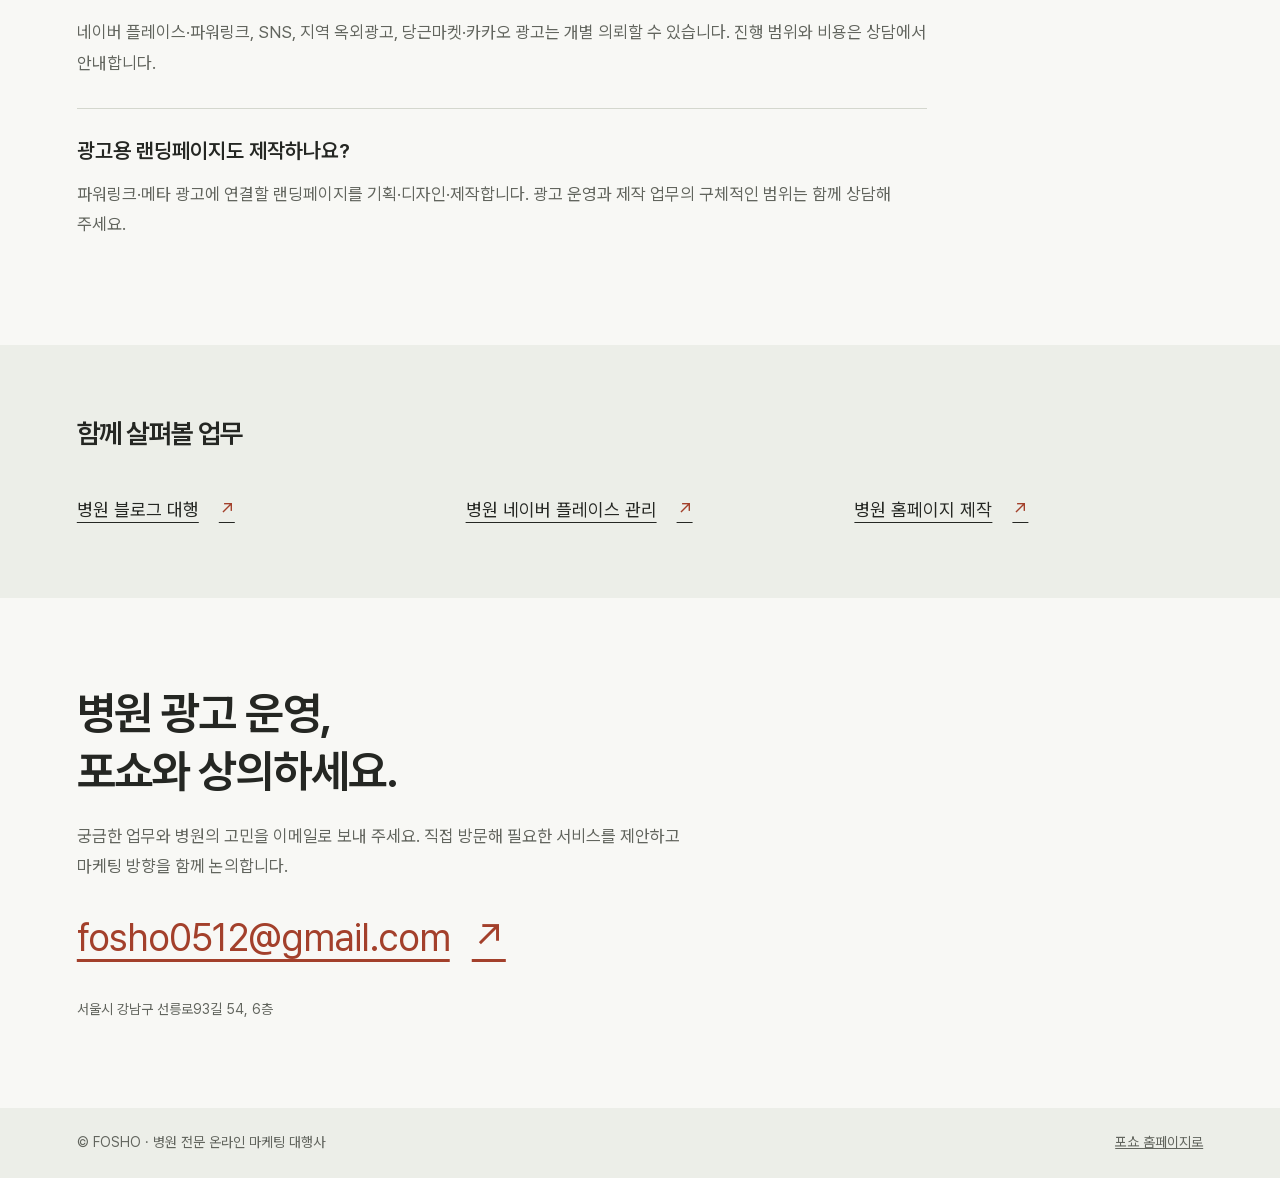
<file: v3/services/hospital-ads/index.html>
<!doctype html>
<html lang="ko">
<head>
  <meta charset="utf-8">
  <meta name="viewport" content="width=device-width, initial-scale=1">
  <meta name="description" content="네이버 플레이스·파워링크와 SNS 광고를 포쇼가 직접 운영합니다. 지역 옥외광고, 당근마켓·카카오 광고도 개별 의뢰할 수 있습니다.">
  <meta name="robots" content="noindex, follow">
  <title>병원 네이버 광고·SNS 광고 운영 대행 | 포쇼</title>
  <link rel="shortcut icon" href="https://fosho.co.kr/favicon.ico" type="image/x-icon">
  <link rel="icon" href="https://fosho.co.kr/assets/favicon.svg" type="image/svg+xml">
  <link rel="apple-touch-icon" href="https://fosho.co.kr/assets/apple-touch-icon.png" sizes="180x180">
  <link rel="preload" href="../../../assets/fonts/FoshoSiteSubset.woff2" as="font" type="font/woff2" crossorigin>
  <link rel="stylesheet" href="../service.css?v=20261107-01">
  <!-- Fosho SEO metadata -->
  <link rel="canonical" href="https://fosho.co.kr/services/hospital-ads/">
  <meta property="og:type" content="website">
  <meta property="og:locale" content="ko_KR">
  <meta property="og:site_name" content="포쇼">
  <meta property="og:title" content="병원 네이버 광고·SNS 광고 운영 대행 | 포쇼">
  <meta property="og:description" content="네이버 플레이스·파워링크와 SNS 광고를 포쇼가 직접 운영합니다. 지역 옥외광고, 당근마켓·카카오 광고도 개별 의뢰할 수 있습니다.">
  <meta property="og:url" content="https://fosho.co.kr/services/hospital-ads/">
  <meta property="og:image" content="https://fosho.co.kr/assets/fosho-share.png">
  <meta property="og:image:width" content="1200">
  <meta property="og:image:height" content="630">
  <meta property="og:image:alt" content="포쇼 — 병원 전문 온라인 마케팅 대행사">
  <meta name="twitter:card" content="summary_large_image">
  <meta name="twitter:title" content="병원 네이버 광고·SNS 광고 운영 대행 | 포쇼">
  <meta name="twitter:description" content="네이버 플레이스·파워링크와 SNS 광고를 포쇼가 직접 운영합니다. 지역 옥외광고, 당근마켓·카카오 광고도 개별 의뢰할 수 있습니다.">
  <meta name="twitter:image" content="https://fosho.co.kr/assets/fosho-share.png">
  <meta name="twitter:image:alt" content="포쇼 — 병원 전문 온라인 마케팅 대행사">
  <script type="application/ld+json">
{
  "@context": "https://schema.org",
  "@graph": [
    {
      "@type": "Organization",
      "@id": "https://fosho.co.kr/#organization",
      "name": "포쇼",
      "alternateName": "Fosho",
      "url": "https://fosho.co.kr/",
      "email": "fosho0512@gmail.com",
      "logo": "https://fosho.co.kr/assets/fosho-wordmark.png",
      "address": {
        "@type": "PostalAddress",
        "streetAddress": "선릉로93길 54, 6층",
        "addressLocality": "강남구",
        "addressRegion": "서울특별시",
        "addressCountry": "KR"
      }
    },
    {
      "@type": "WebSite",
      "@id": "https://fosho.co.kr/#website",
      "url": "https://fosho.co.kr/",
      "name": "포쇼",
      "alternateName": "Fosho",
      "inLanguage": "ko-KR",
      "publisher": {
        "@id": "https://fosho.co.kr/#organization"
      }
    },
    {
      "@type": "Service",
      "@id": "https://fosho.co.kr/services/hospital-ads/#service",
      "name": "병원 광고 운영",
      "description": "네이버 플레이스·파워링크와 SNS 광고를 포쇼가 직접 운영합니다. 지역 옥외광고, 당근마켓·카카오 광고도 개별 의뢰할 수 있습니다.",
      "url": "https://fosho.co.kr/services/hospital-ads/",
      "provider": {
        "@id": "https://fosho.co.kr/#organization"
      }
    },
    {
      "@type": "BreadcrumbList",
      "@id": "https://fosho.co.kr/services/hospital-ads/#breadcrumb",
      "itemListElement": [
        {
          "@type": "ListItem",
          "position": 1,
          "name": "포쇼",
          "item": "https://fosho.co.kr/"
        },
        {
          "@type": "ListItem",
          "position": 2,
          "name": "병원 광고 운영",
          "item": "https://fosho.co.kr/services/hospital-ads/"
        }
      ]
    },
    {
      "@type": "WebPage",
      "@id": "https://fosho.co.kr/services/hospital-ads/#webpage",
      "url": "https://fosho.co.kr/services/hospital-ads/",
      "name": "병원 네이버 광고·SNS 광고 운영 대행 | 포쇼",
      "description": "네이버 플레이스·파워링크와 SNS 광고를 포쇼가 직접 운영합니다. 지역 옥외광고, 당근마켓·카카오 광고도 개별 의뢰할 수 있습니다.",
      "inLanguage": "ko-KR",
      "isPartOf": {
        "@id": "https://fosho.co.kr/#website"
      },
      "mainEntity": {
        "@id": "https://fosho.co.kr/services/hospital-ads/#service"
      },
      "breadcrumb": {
        "@id": "https://fosho.co.kr/services/hospital-ads/#breadcrumb"
      }
    }
  ]
}
  </script>
<!-- /Fosho SEO metadata -->
</head>
<body>
  <a class="skip" href="#main">본문으로 건너뛰기</a>
  <header class="header wrap"><a class="brand" href="../../" aria-label="포쇼 홈페이지"><img src="../../../assets/fosho-wordmark.png" width="106" height="25" alt="포쇼"></a><a href="../../#services">서비스</a><a href="../../#packages">패키지</a><a href="../../#contact">상담 문의 ↗</a></header>
  <nav class="breadcrumbs wrap" aria-label="현재 위치"><ol><li><a href="../../">포쇼</a></li><li aria-current="page">병원 광고 운영</li></ol></nav>
  <main id="main" class="wrap">
    <div class="hero"><h1>병원 광고 운영, 채널과 범위를 함께 정합니다.</h1><p>네이버 플레이스·파워링크부터 SNS 광고까지 직접 운영합니다. 개원 준비와 지역 홍보 등 병원의 과제를 듣고 필요한 광고 업무를 제안합니다.</p></div>
    <div class="article">
      <section class="intro" aria-labelledby="intro-title"><h2 id="intro-title">병원이 알리고 싶은 내용에서 시작합니다.</h2><p>새 광고를 준비할 때도, 기존 마케팅 방향을 다시 살필 때도 병원에 직접 방문해 상담합니다. 필요한 서비스를 제안하고 병원과 방향을 협의한 뒤 실행합니다. 광고와 연결할 랜딩페이지가 필요하면 제작 업무도 함께 상담할 수 있습니다.</p></section>
      <section class="work" aria-labelledby="work-title"><h2 id="work-title">의뢰할 수 있는 광고 업무</h2><div class="work-grid"><article><h3>네이버 광고 운영</h3><p>네이버 플레이스·파워링크 광고를 운영합니다. Deluxe·Premium 패키지 또는 개별 의뢰로 업무를 맡길 수 있습니다.</p></article><article><h3>SNS 광고 운영</h3><p>병원과 협의한 마케팅 방향에 맞춰 SNS 광고를 운영합니다. Premium에 포함되며 개별 의뢰도 가능합니다.</p></article><article><h3>지역 홍보 채널</h3><p>지역 내 버스·지하철·정류장·전광판 등 옥외광고와 당근마켓·카카오 광고를 개별로 의뢰할 수 있습니다. 세부 지역과 범위는 상담에서 정합니다.</p></article></div></section>
      <div class="scope"><section aria-labelledby="scope-title"><h2 id="scope-title">월 운영과 개별 의뢰를 나눠 봅니다.</h2><p>Deluxe에는 네이버 플레이스·파워링크 광고 운영이 포함됩니다. Premium에는 Deluxe 포함 업무에 SNS 광고 운영과 언론·카페 평판 관리가 더해집니다. 필요한 광고 업무만 개별로 의뢰하는 것도 가능합니다.</p><a class="inline-link" href="../../#packages">월 운영 패키지 비교 <span aria-hidden="true">↗</span></a></section><section aria-labelledby="communication-title"><h2 id="communication-title">진행과 소통</h2><p>광고 모니터링 및 위기 대응 관리, 광고 효율 측정과 마케팅 전략 추가 수립은 포쇼의 진행 과정에 포함됩니다. 월 운영의 성과는 월 보고서에서 수치로 공유하며 의견은 카카오톡으로 주고받습니다.</p></section></div>
      <section class="questions" aria-labelledby="questions-title"><h2 id="questions-title">의뢰 전 궁금한 점</h2><article><h3>월 패키지 없이 광고만 맡길 수 있나요?</h3><p>네이버 플레이스·파워링크, SNS, 지역 옥외광고, 당근마켓·카카오 광고는 개별 의뢰할 수 있습니다. 진행 범위와 비용은 상담에서 안내합니다.</p></article><article><h3>광고용 랜딩페이지도 제작하나요?</h3><p>파워링크·메타 광고에 연결할 랜딩페이지를 기획·디자인·제작합니다. 광고 운영과 제작 업무의 구체적인 범위는 함께 상담해 주세요.</p></article></section>
    </div>
  </main>
  <section class="related" aria-labelledby="related-title"><div class="wrap"><h2 id="related-title">함께 살펴볼 업무</h2><ul><li><a href="../hospital-blog/">병원 블로그 대행 <span aria-hidden="true">↗</span></a></li><li><a href="../naver-place/">병원 네이버 플레이스 관리 <span aria-hidden="true">↗</span></a></li><li><a href="../hospital-website/">병원 홈페이지 제작 <span aria-hidden="true">↗</span></a></li></ul></div></section>
  <section class="contact wrap" aria-labelledby="contact-title"><h2 id="contact-title">병원 광고 운영,<br>포쇼와 상의하세요.</h2><p>궁금한 업무와 병원의 고민을 이메일로 보내 주세요. 직접 방문해 필요한 서비스를 제안하고 마케팅 방향을 함께 논의합니다.</p><a class="email" href="mailto:fosho0512@gmail.com">fosho0512@gmail.com <span aria-hidden="true">↗</span></a><address>서울시 강남구 선릉로93길 54, 6층</address></section>
  <footer class="footer"><div class="wrap"><span>© FOSHO · 병원 전문 온라인 마케팅 대행사</span><a href="../../">포쇼 홈페이지로</a></div></footer>
</body>
</html>
</file>
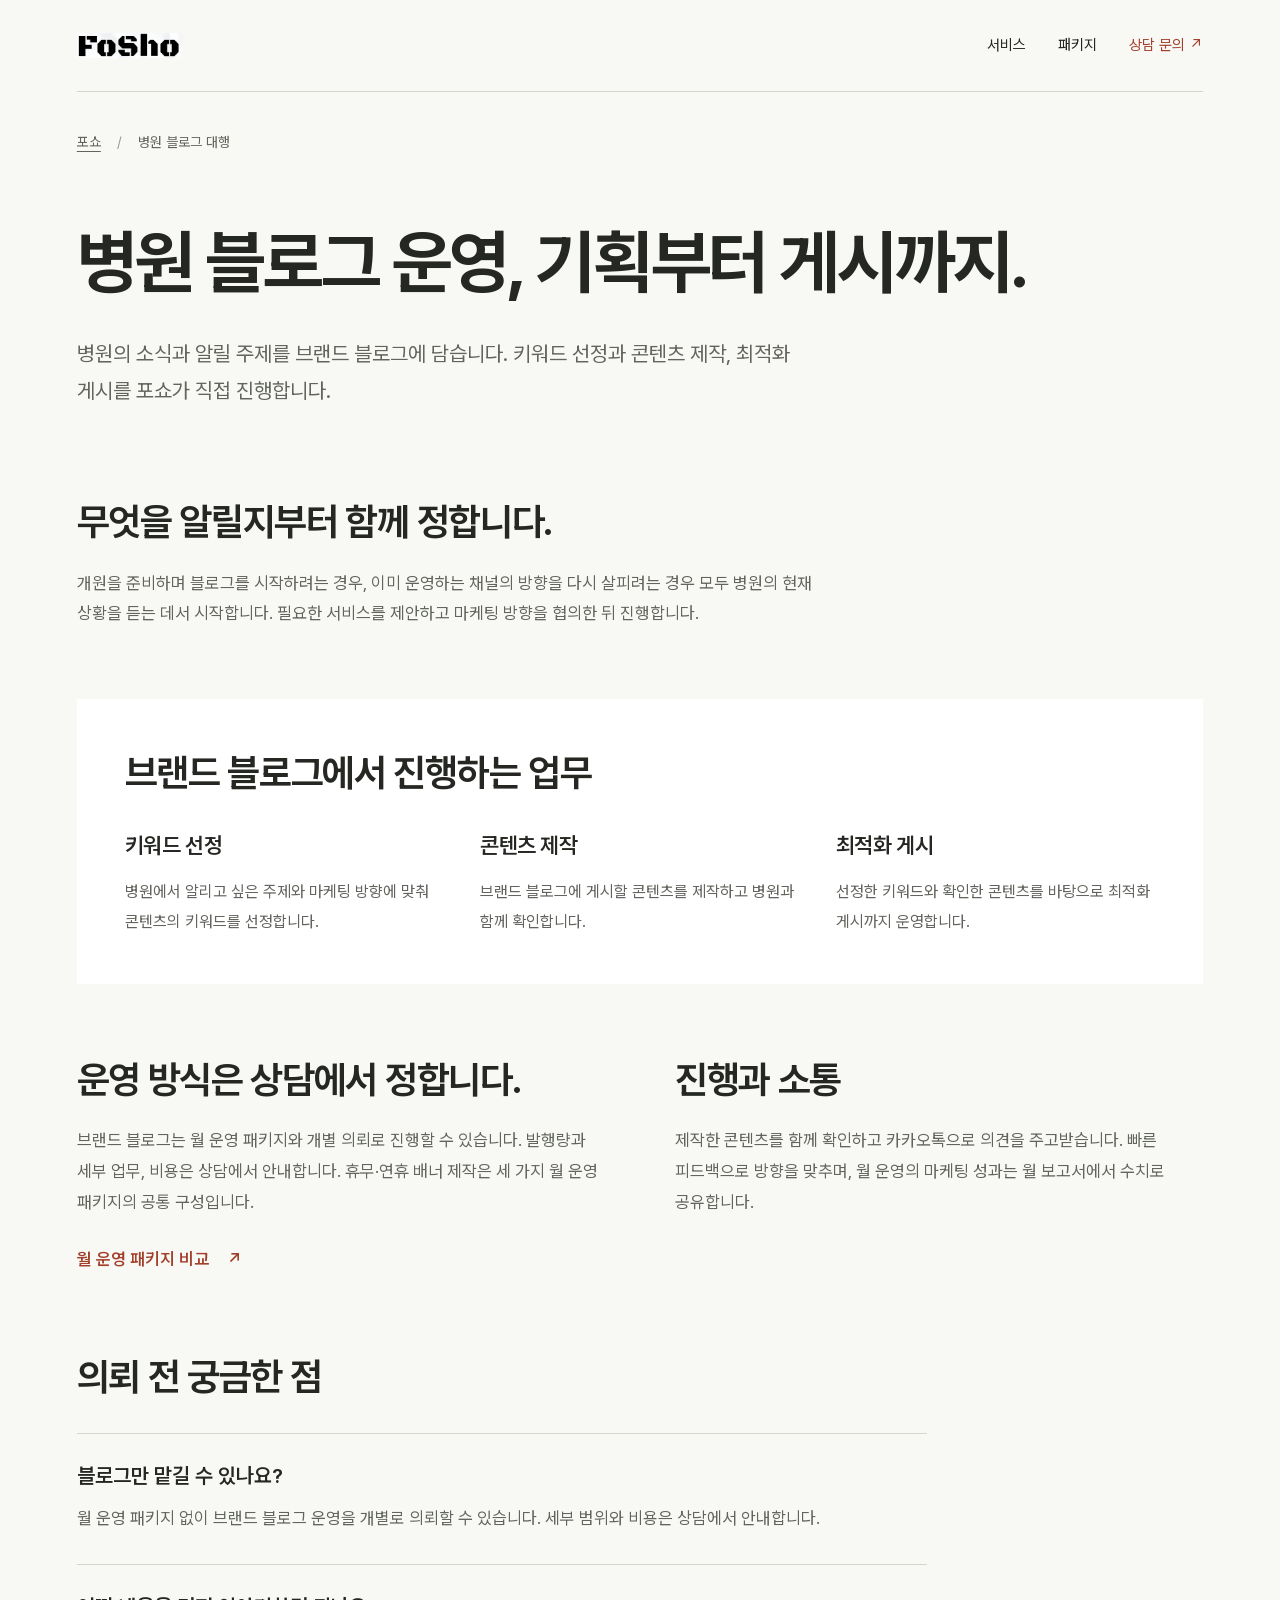
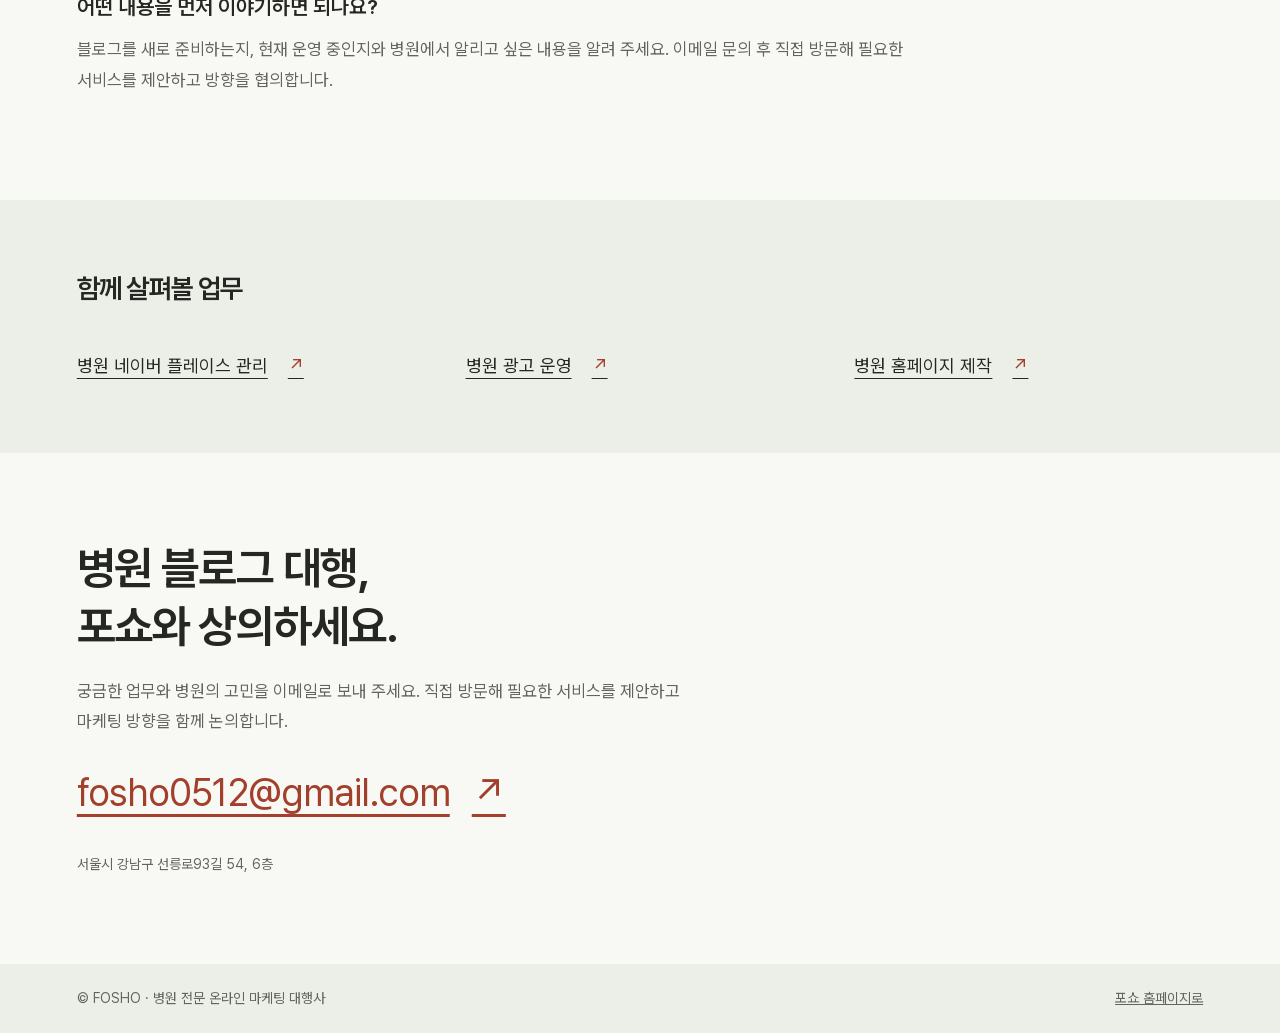
<file: v3/services/hospital-blog/index.html>
<!doctype html>
<html lang="ko">
<head>
  <meta charset="utf-8">
  <meta name="viewport" content="width=device-width, initial-scale=1">
  <meta name="description" content="병원 브랜드 블로그의 키워드 선정부터 콘텐츠 제작·최적화 게시까지 포쇼가 직접 진행합니다. 콘텐츠를 함께 확인하고 카카오톡으로 소통합니다.">
  <meta name="robots" content="noindex, follow">
  <title>병원 블로그 대행·브랜드 블로그 운영 | 포쇼</title>
  <link rel="shortcut icon" href="https://fosho.co.kr/favicon.ico" type="image/x-icon">
  <link rel="icon" href="https://fosho.co.kr/assets/favicon.svg" type="image/svg+xml">
  <link rel="apple-touch-icon" href="https://fosho.co.kr/assets/apple-touch-icon.png" sizes="180x180">
  <link rel="preload" href="../../../assets/fonts/FoshoSiteSubset.woff2" as="font" type="font/woff2" crossorigin>
  <link rel="stylesheet" href="../service.css?v=20261107-01">
  <!-- Fosho SEO metadata -->
  <link rel="canonical" href="https://fosho.co.kr/services/hospital-blog/">
  <meta property="og:type" content="website">
  <meta property="og:locale" content="ko_KR">
  <meta property="og:site_name" content="포쇼">
  <meta property="og:title" content="병원 블로그 대행·브랜드 블로그 운영 | 포쇼">
  <meta property="og:description" content="병원 브랜드 블로그의 키워드 선정부터 콘텐츠 제작·최적화 게시까지 포쇼가 직접 진행합니다. 콘텐츠를 함께 확인하고 카카오톡으로 소통합니다.">
  <meta property="og:url" content="https://fosho.co.kr/services/hospital-blog/">
  <meta property="og:image" content="https://fosho.co.kr/assets/fosho-share.png">
  <meta property="og:image:width" content="1200">
  <meta property="og:image:height" content="630">
  <meta property="og:image:alt" content="포쇼 — 병원 전문 온라인 마케팅 대행사">
  <meta name="twitter:card" content="summary_large_image">
  <meta name="twitter:title" content="병원 블로그 대행·브랜드 블로그 운영 | 포쇼">
  <meta name="twitter:description" content="병원 브랜드 블로그의 키워드 선정부터 콘텐츠 제작·최적화 게시까지 포쇼가 직접 진행합니다. 콘텐츠를 함께 확인하고 카카오톡으로 소통합니다.">
  <meta name="twitter:image" content="https://fosho.co.kr/assets/fosho-share.png">
  <meta name="twitter:image:alt" content="포쇼 — 병원 전문 온라인 마케팅 대행사">
  <script type="application/ld+json">
{
  "@context": "https://schema.org",
  "@graph": [
    {
      "@type": "Organization",
      "@id": "https://fosho.co.kr/#organization",
      "name": "포쇼",
      "alternateName": "Fosho",
      "url": "https://fosho.co.kr/",
      "email": "fosho0512@gmail.com",
      "logo": "https://fosho.co.kr/assets/fosho-wordmark.png",
      "address": {
        "@type": "PostalAddress",
        "streetAddress": "선릉로93길 54, 6층",
        "addressLocality": "강남구",
        "addressRegion": "서울특별시",
        "addressCountry": "KR"
      }
    },
    {
      "@type": "WebSite",
      "@id": "https://fosho.co.kr/#website",
      "url": "https://fosho.co.kr/",
      "name": "포쇼",
      "alternateName": "Fosho",
      "inLanguage": "ko-KR",
      "publisher": {
        "@id": "https://fosho.co.kr/#organization"
      }
    },
    {
      "@type": "Service",
      "@id": "https://fosho.co.kr/services/hospital-blog/#service",
      "name": "병원 블로그 대행",
      "description": "병원 브랜드 블로그의 키워드 선정부터 콘텐츠 제작·최적화 게시까지 포쇼가 직접 진행합니다. 콘텐츠를 함께 확인하고 카카오톡으로 소통합니다.",
      "url": "https://fosho.co.kr/services/hospital-blog/",
      "provider": {
        "@id": "https://fosho.co.kr/#organization"
      }
    },
    {
      "@type": "BreadcrumbList",
      "@id": "https://fosho.co.kr/services/hospital-blog/#breadcrumb",
      "itemListElement": [
        {
          "@type": "ListItem",
          "position": 1,
          "name": "포쇼",
          "item": "https://fosho.co.kr/"
        },
        {
          "@type": "ListItem",
          "position": 2,
          "name": "병원 블로그 대행",
          "item": "https://fosho.co.kr/services/hospital-blog/"
        }
      ]
    },
    {
      "@type": "WebPage",
      "@id": "https://fosho.co.kr/services/hospital-blog/#webpage",
      "url": "https://fosho.co.kr/services/hospital-blog/",
      "name": "병원 블로그 대행·브랜드 블로그 운영 | 포쇼",
      "description": "병원 브랜드 블로그의 키워드 선정부터 콘텐츠 제작·최적화 게시까지 포쇼가 직접 진행합니다. 콘텐츠를 함께 확인하고 카카오톡으로 소통합니다.",
      "inLanguage": "ko-KR",
      "isPartOf": {
        "@id": "https://fosho.co.kr/#website"
      },
      "mainEntity": {
        "@id": "https://fosho.co.kr/services/hospital-blog/#service"
      },
      "breadcrumb": {
        "@id": "https://fosho.co.kr/services/hospital-blog/#breadcrumb"
      }
    }
  ]
}
  </script>
<!-- /Fosho SEO metadata -->
</head>
<body>
  <a class="skip" href="#main">본문으로 건너뛰기</a>
  <header class="header wrap"><a class="brand" href="../../" aria-label="포쇼 홈페이지"><img src="../../../assets/fosho-wordmark.png" width="106" height="25" alt="포쇼"></a><a href="../../#services">서비스</a><a href="../../#packages">패키지</a><a href="../../#contact">상담 문의 ↗</a></header>
  <nav class="breadcrumbs wrap" aria-label="현재 위치"><ol><li><a href="../../">포쇼</a></li><li aria-current="page">병원 블로그 대행</li></ol></nav>
  <main id="main" class="wrap">
    <div class="hero"><h1>병원 블로그 운영, 기획부터 게시까지.</h1><p>병원의 소식과 알릴 주제를 브랜드 블로그에 담습니다. 키워드 선정과 콘텐츠 제작, 최적화 게시를 포쇼가 직접 진행합니다.</p></div>
    <div class="article">
      <section class="intro" aria-labelledby="intro-title"><h2 id="intro-title">무엇을 알릴지부터 함께 정합니다.</h2><p>개원을 준비하며 블로그를 시작하려는 경우, 이미 운영하는 채널의 방향을 다시 살피려는 경우 모두 병원의 현재 상황을 듣는 데서 시작합니다. 필요한 서비스를 제안하고 마케팅 방향을 협의한 뒤 진행합니다.</p></section>
      <section class="work" aria-labelledby="work-title"><h2 id="work-title">브랜드 블로그에서 진행하는 업무</h2><div class="work-grid"><article><h3>키워드 선정</h3><p>병원에서 알리고 싶은 주제와 마케팅 방향에 맞춰 콘텐츠의 키워드를 선정합니다.</p></article><article><h3>콘텐츠 제작</h3><p>브랜드 블로그에 게시할 콘텐츠를 제작하고 병원과 함께 확인합니다.</p></article><article><h3>최적화 게시</h3><p>선정한 키워드와 확인한 콘텐츠를 바탕으로 최적화 게시까지 운영합니다.</p></article></div></section>
      <div class="scope"><section aria-labelledby="scope-title"><h2 id="scope-title">운영 방식은 상담에서 정합니다.</h2><p>브랜드 블로그는 월 운영 패키지와 개별 의뢰로 진행할 수 있습니다. 발행량과 세부 업무, 비용은 상담에서 안내합니다. 휴무·연휴 배너 제작은 세 가지 월 운영 패키지의 공통 구성입니다.</p><a class="inline-link" href="../../#packages">월 운영 패키지 비교 <span aria-hidden="true">↗</span></a></section><section aria-labelledby="communication-title"><h2 id="communication-title">진행과 소통</h2><p>제작한 콘텐츠를 함께 확인하고 카카오톡으로 의견을 주고받습니다. 빠른 피드백으로 방향을 맞추며, 월 운영의 마케팅 성과는 월 보고서에서 수치로 공유합니다.</p></section></div>
      <section class="questions" aria-labelledby="questions-title"><h2 id="questions-title">의뢰 전 궁금한 점</h2><article><h3>블로그만 맡길 수 있나요?</h3><p>월 운영 패키지 없이 브랜드 블로그 운영을 개별로 의뢰할 수 있습니다. 세부 범위와 비용은 상담에서 안내합니다.</p></article><article><h3>어떤 내용을 먼저 이야기하면 되나요?</h3><p>블로그를 새로 준비하는지, 현재 운영 중인지와 병원에서 알리고 싶은 내용을 알려 주세요. 이메일 문의 후 직접 방문해 필요한 서비스를 제안하고 방향을 협의합니다.</p></article></section>
    </div>
  </main>
  <section class="related" aria-labelledby="related-title"><div class="wrap"><h2 id="related-title">함께 살펴볼 업무</h2><ul><li><a href="../naver-place/">병원 네이버 플레이스 관리 <span aria-hidden="true">↗</span></a></li><li><a href="../hospital-ads/">병원 광고 운영 <span aria-hidden="true">↗</span></a></li><li><a href="../hospital-website/">병원 홈페이지 제작 <span aria-hidden="true">↗</span></a></li></ul></div></section>
  <section class="contact wrap" aria-labelledby="contact-title"><h2 id="contact-title">병원 블로그 대행,<br>포쇼와 상의하세요.</h2><p>궁금한 업무와 병원의 고민을 이메일로 보내 주세요. 직접 방문해 필요한 서비스를 제안하고 마케팅 방향을 함께 논의합니다.</p><a class="email" href="mailto:fosho0512@gmail.com">fosho0512@gmail.com <span aria-hidden="true">↗</span></a><address>서울시 강남구 선릉로93길 54, 6층</address></section>
  <footer class="footer"><div class="wrap"><span>© FOSHO · 병원 전문 온라인 마케팅 대행사</span><a href="../../">포쇼 홈페이지로</a></div></footer>
</body>
</html>
</file>
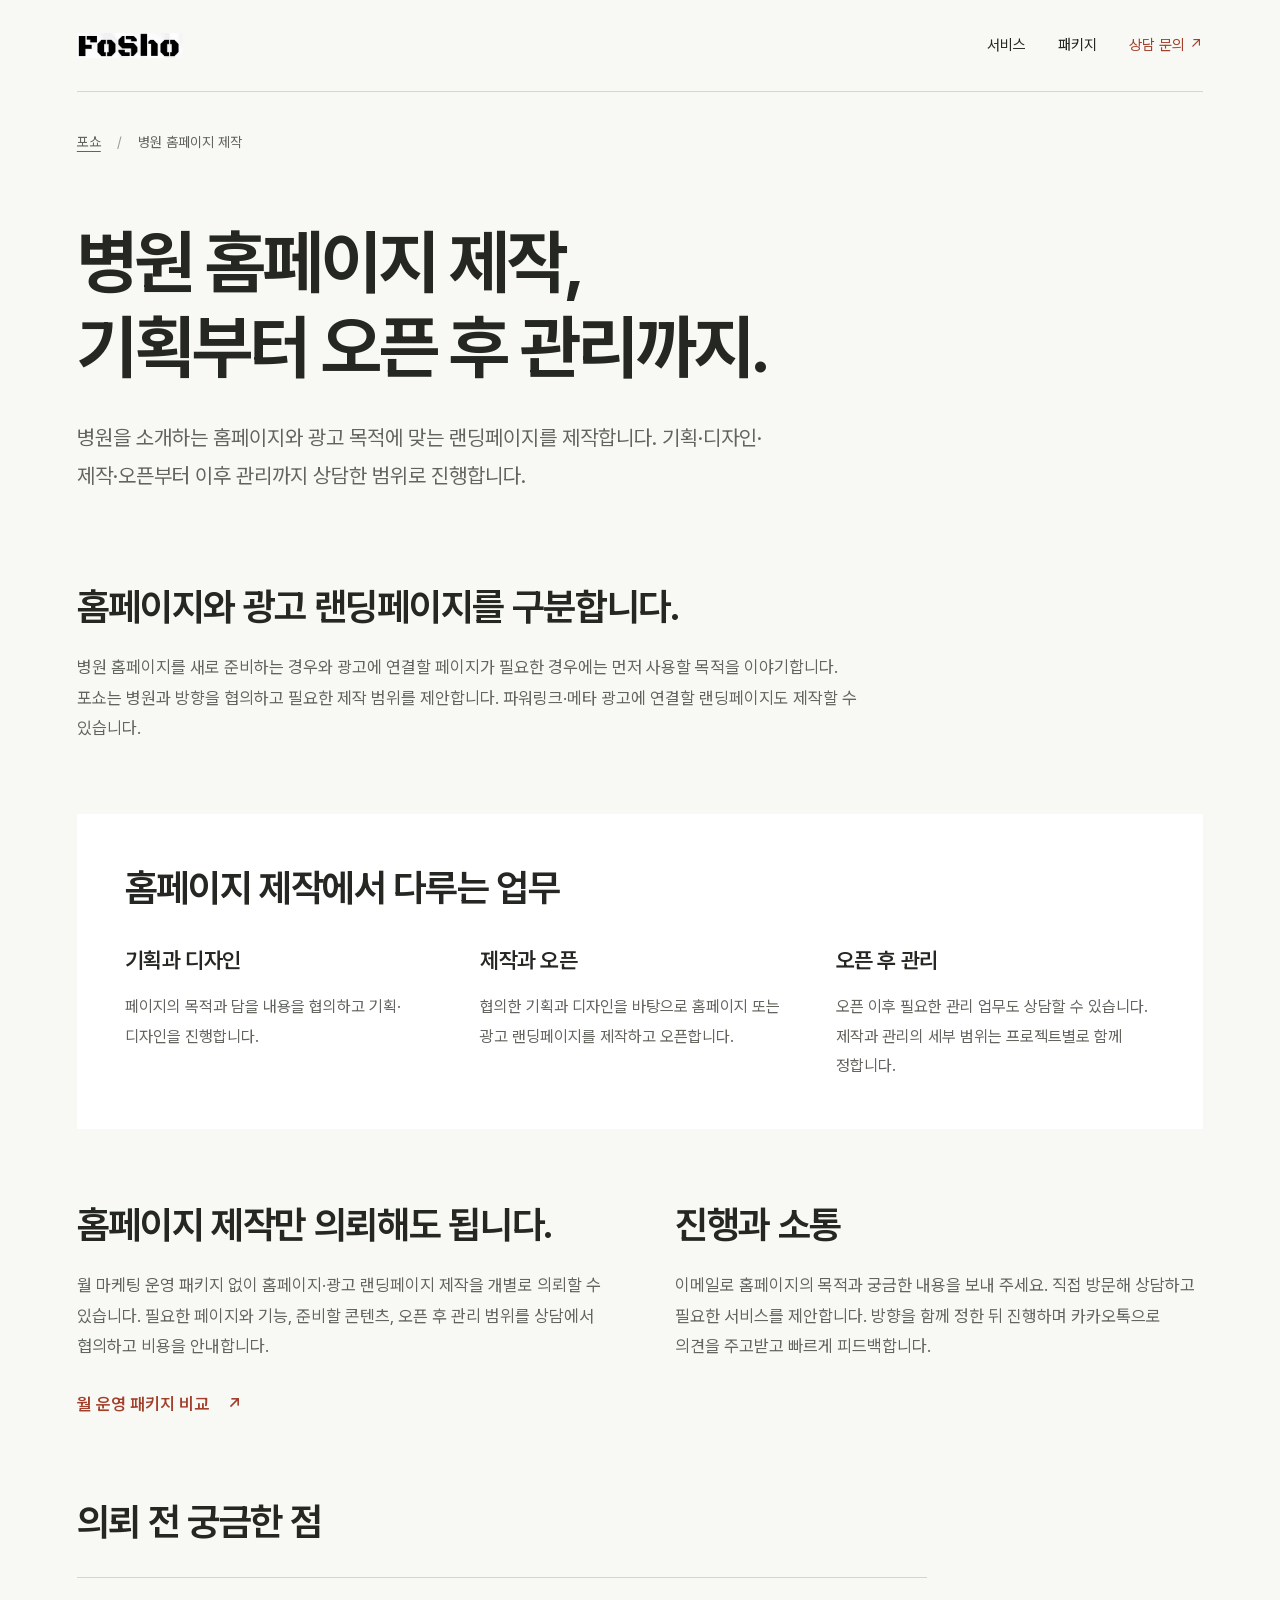
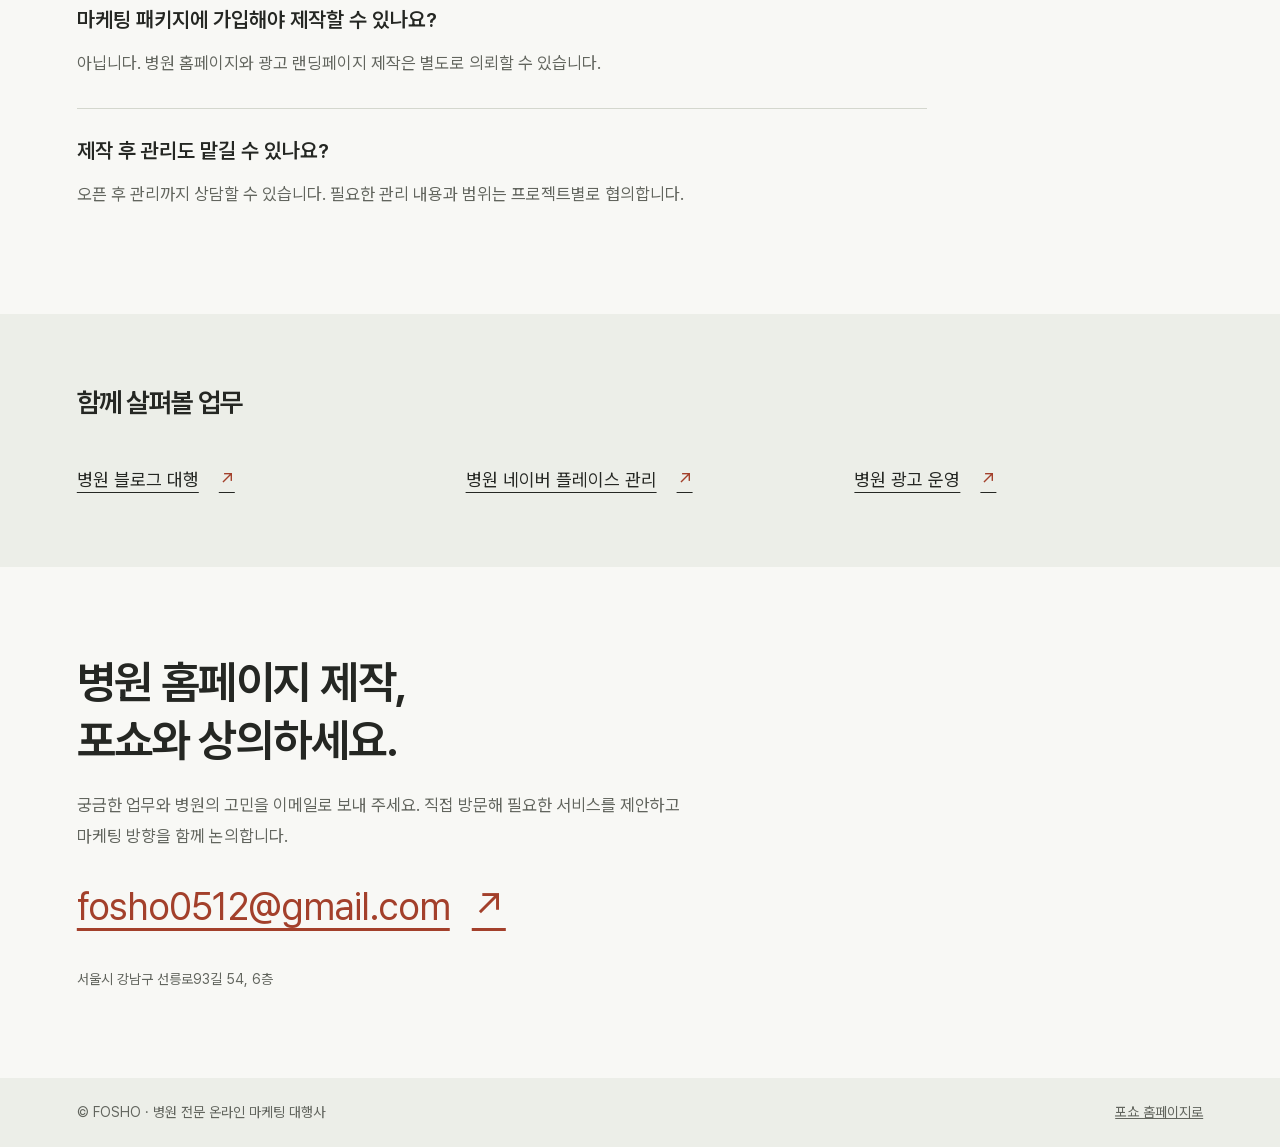
<file: v3/services/hospital-website/index.html>
<!doctype html>
<html lang="ko">
<head>
  <meta charset="utf-8">
  <meta name="viewport" content="width=device-width, initial-scale=1">
  <meta name="description" content="병원 홈페이지와 광고 랜딩페이지를 기획·디자인·제작합니다. 오픈 후 관리까지 필요한 범위를 상담하세요. 개별 제작 의뢰도 가능합니다.">
  <meta name="robots" content="noindex, follow">
  <title>병원 홈페이지 제작·광고 랜딩페이지 | 포쇼</title>
  <link rel="shortcut icon" href="https://fosho.co.kr/favicon.ico" type="image/x-icon">
  <link rel="icon" href="https://fosho.co.kr/assets/favicon.svg" type="image/svg+xml">
  <link rel="apple-touch-icon" href="https://fosho.co.kr/assets/apple-touch-icon.png" sizes="180x180">
  <link rel="preload" href="../../../assets/fonts/FoshoSiteSubset.woff2" as="font" type="font/woff2" crossorigin>
  <link rel="stylesheet" href="../service.css?v=20261107-01">
  <!-- Fosho SEO metadata -->
  <link rel="canonical" href="https://fosho.co.kr/services/hospital-website/">
  <meta property="og:type" content="website">
  <meta property="og:locale" content="ko_KR">
  <meta property="og:site_name" content="포쇼">
  <meta property="og:title" content="병원 홈페이지 제작·광고 랜딩페이지 | 포쇼">
  <meta property="og:description" content="병원 홈페이지와 광고 랜딩페이지를 기획·디자인·제작합니다. 오픈 후 관리까지 필요한 범위를 상담하세요. 개별 제작 의뢰도 가능합니다.">
  <meta property="og:url" content="https://fosho.co.kr/services/hospital-website/">
  <meta property="og:image" content="https://fosho.co.kr/assets/fosho-share.png">
  <meta property="og:image:width" content="1200">
  <meta property="og:image:height" content="630">
  <meta property="og:image:alt" content="포쇼 — 병원 전문 온라인 마케팅 대행사">
  <meta name="twitter:card" content="summary_large_image">
  <meta name="twitter:title" content="병원 홈페이지 제작·광고 랜딩페이지 | 포쇼">
  <meta name="twitter:description" content="병원 홈페이지와 광고 랜딩페이지를 기획·디자인·제작합니다. 오픈 후 관리까지 필요한 범위를 상담하세요. 개별 제작 의뢰도 가능합니다.">
  <meta name="twitter:image" content="https://fosho.co.kr/assets/fosho-share.png">
  <meta name="twitter:image:alt" content="포쇼 — 병원 전문 온라인 마케팅 대행사">
  <script type="application/ld+json">
{
  "@context": "https://schema.org",
  "@graph": [
    {
      "@type": "Organization",
      "@id": "https://fosho.co.kr/#organization",
      "name": "포쇼",
      "alternateName": "Fosho",
      "url": "https://fosho.co.kr/",
      "email": "fosho0512@gmail.com",
      "logo": "https://fosho.co.kr/assets/fosho-wordmark.png",
      "address": {
        "@type": "PostalAddress",
        "streetAddress": "선릉로93길 54, 6층",
        "addressLocality": "강남구",
        "addressRegion": "서울특별시",
        "addressCountry": "KR"
      }
    },
    {
      "@type": "WebSite",
      "@id": "https://fosho.co.kr/#website",
      "url": "https://fosho.co.kr/",
      "name": "포쇼",
      "alternateName": "Fosho",
      "inLanguage": "ko-KR",
      "publisher": {
        "@id": "https://fosho.co.kr/#organization"
      }
    },
    {
      "@type": "Service",
      "@id": "https://fosho.co.kr/services/hospital-website/#service",
      "name": "병원 홈페이지 제작",
      "description": "병원 홈페이지와 광고 랜딩페이지를 기획·디자인·제작합니다. 오픈 후 관리까지 필요한 범위를 상담하세요. 개별 제작 의뢰도 가능합니다.",
      "url": "https://fosho.co.kr/services/hospital-website/",
      "provider": {
        "@id": "https://fosho.co.kr/#organization"
      }
    },
    {
      "@type": "BreadcrumbList",
      "@id": "https://fosho.co.kr/services/hospital-website/#breadcrumb",
      "itemListElement": [
        {
          "@type": "ListItem",
          "position": 1,
          "name": "포쇼",
          "item": "https://fosho.co.kr/"
        },
        {
          "@type": "ListItem",
          "position": 2,
          "name": "병원 홈페이지 제작",
          "item": "https://fosho.co.kr/services/hospital-website/"
        }
      ]
    },
    {
      "@type": "WebPage",
      "@id": "https://fosho.co.kr/services/hospital-website/#webpage",
      "url": "https://fosho.co.kr/services/hospital-website/",
      "name": "병원 홈페이지 제작·광고 랜딩페이지 | 포쇼",
      "description": "병원 홈페이지와 광고 랜딩페이지를 기획·디자인·제작합니다. 오픈 후 관리까지 필요한 범위를 상담하세요. 개별 제작 의뢰도 가능합니다.",
      "inLanguage": "ko-KR",
      "isPartOf": {
        "@id": "https://fosho.co.kr/#website"
      },
      "mainEntity": {
        "@id": "https://fosho.co.kr/services/hospital-website/#service"
      },
      "breadcrumb": {
        "@id": "https://fosho.co.kr/services/hospital-website/#breadcrumb"
      }
    }
  ]
}
  </script>
<!-- /Fosho SEO metadata -->
</head>
<body>
  <a class="skip" href="#main">본문으로 건너뛰기</a>
  <header class="header wrap"><a class="brand" href="../../" aria-label="포쇼 홈페이지"><img src="../../../assets/fosho-wordmark.png" width="106" height="25" alt="포쇼"></a><a href="../../#services">서비스</a><a href="../../#packages">패키지</a><a href="../../#contact">상담 문의 ↗</a></header>
  <nav class="breadcrumbs wrap" aria-label="현재 위치"><ol><li><a href="../../">포쇼</a></li><li aria-current="page">병원 홈페이지 제작</li></ol></nav>
  <main id="main" class="wrap">
    <div class="hero"><h1>병원 홈페이지 제작, 기획부터 오픈 후 관리까지.</h1><p>병원을 소개하는 홈페이지와 광고 목적에 맞는 랜딩페이지를 제작합니다. 기획·디자인·제작·오픈부터 이후 관리까지 상담한 범위로 진행합니다.</p></div>
    <div class="article">
      <section class="intro" aria-labelledby="intro-title"><h2 id="intro-title">홈페이지와 광고 랜딩페이지를 구분합니다.</h2><p>병원 홈페이지를 새로 준비하는 경우와 광고에 연결할 페이지가 필요한 경우에는 먼저 사용할 목적을 이야기합니다. 포쇼는 병원과 방향을 협의하고 필요한 제작 범위를 제안합니다. 파워링크·메타 광고에 연결할 랜딩페이지도 제작할 수 있습니다.</p></section>
      <section class="work" aria-labelledby="work-title"><h2 id="work-title">홈페이지 제작에서 다루는 업무</h2><div class="work-grid"><article><h3>기획과 디자인</h3><p>페이지의 목적과 담을 내용을 협의하고 기획·디자인을 진행합니다.</p></article><article><h3>제작과 오픈</h3><p>협의한 기획과 디자인을 바탕으로 홈페이지 또는 광고 랜딩페이지를 제작하고 오픈합니다.</p></article><article><h3>오픈 후 관리</h3><p>오픈 이후 필요한 관리 업무도 상담할 수 있습니다. 제작과 관리의 세부 범위는 프로젝트별로 함께 정합니다.</p></article></div></section>
      <div class="scope"><section aria-labelledby="scope-title"><h2 id="scope-title">홈페이지 제작만 의뢰해도 됩니다.</h2><p>월 마케팅 운영 패키지 없이 홈페이지·광고 랜딩페이지 제작을 개별로 의뢰할 수 있습니다. 필요한 페이지와 기능, 준비할 콘텐츠, 오픈 후 관리 범위를 상담에서 협의하고 비용을 안내합니다.</p><a class="inline-link" href="../../#packages">월 운영 패키지 비교 <span aria-hidden="true">↗</span></a></section><section aria-labelledby="communication-title"><h2 id="communication-title">진행과 소통</h2><p>이메일로 홈페이지의 목적과 궁금한 내용을 보내 주세요. 직접 방문해 상담하고 필요한 서비스를 제안합니다. 방향을 함께 정한 뒤 진행하며 카카오톡으로 의견을 주고받고 빠르게 피드백합니다.</p></section></div>
      <section class="questions" aria-labelledby="questions-title"><h2 id="questions-title">의뢰 전 궁금한 점</h2><article><h3>마케팅 패키지에 가입해야 제작할 수 있나요?</h3><p>아닙니다. 병원 홈페이지와 광고 랜딩페이지 제작은 별도로 의뢰할 수 있습니다.</p></article><article><h3>제작 후 관리도 맡길 수 있나요?</h3><p>오픈 후 관리까지 상담할 수 있습니다. 필요한 관리 내용과 범위는 프로젝트별로 협의합니다.</p></article></section>
    </div>
  </main>
  <section class="related" aria-labelledby="related-title"><div class="wrap"><h2 id="related-title">함께 살펴볼 업무</h2><ul><li><a href="../hospital-blog/">병원 블로그 대행 <span aria-hidden="true">↗</span></a></li><li><a href="../naver-place/">병원 네이버 플레이스 관리 <span aria-hidden="true">↗</span></a></li><li><a href="../hospital-ads/">병원 광고 운영 <span aria-hidden="true">↗</span></a></li></ul></div></section>
  <section class="contact wrap" aria-labelledby="contact-title"><h2 id="contact-title">병원 홈페이지 제작,<br>포쇼와 상의하세요.</h2><p>궁금한 업무와 병원의 고민을 이메일로 보내 주세요. 직접 방문해 필요한 서비스를 제안하고 마케팅 방향을 함께 논의합니다.</p><a class="email" href="mailto:fosho0512@gmail.com">fosho0512@gmail.com <span aria-hidden="true">↗</span></a><address>서울시 강남구 선릉로93길 54, 6층</address></section>
  <footer class="footer"><div class="wrap"><span>© FOSHO · 병원 전문 온라인 마케팅 대행사</span><a href="../../">포쇼 홈페이지로</a></div></footer>
</body>
</html>
</file>
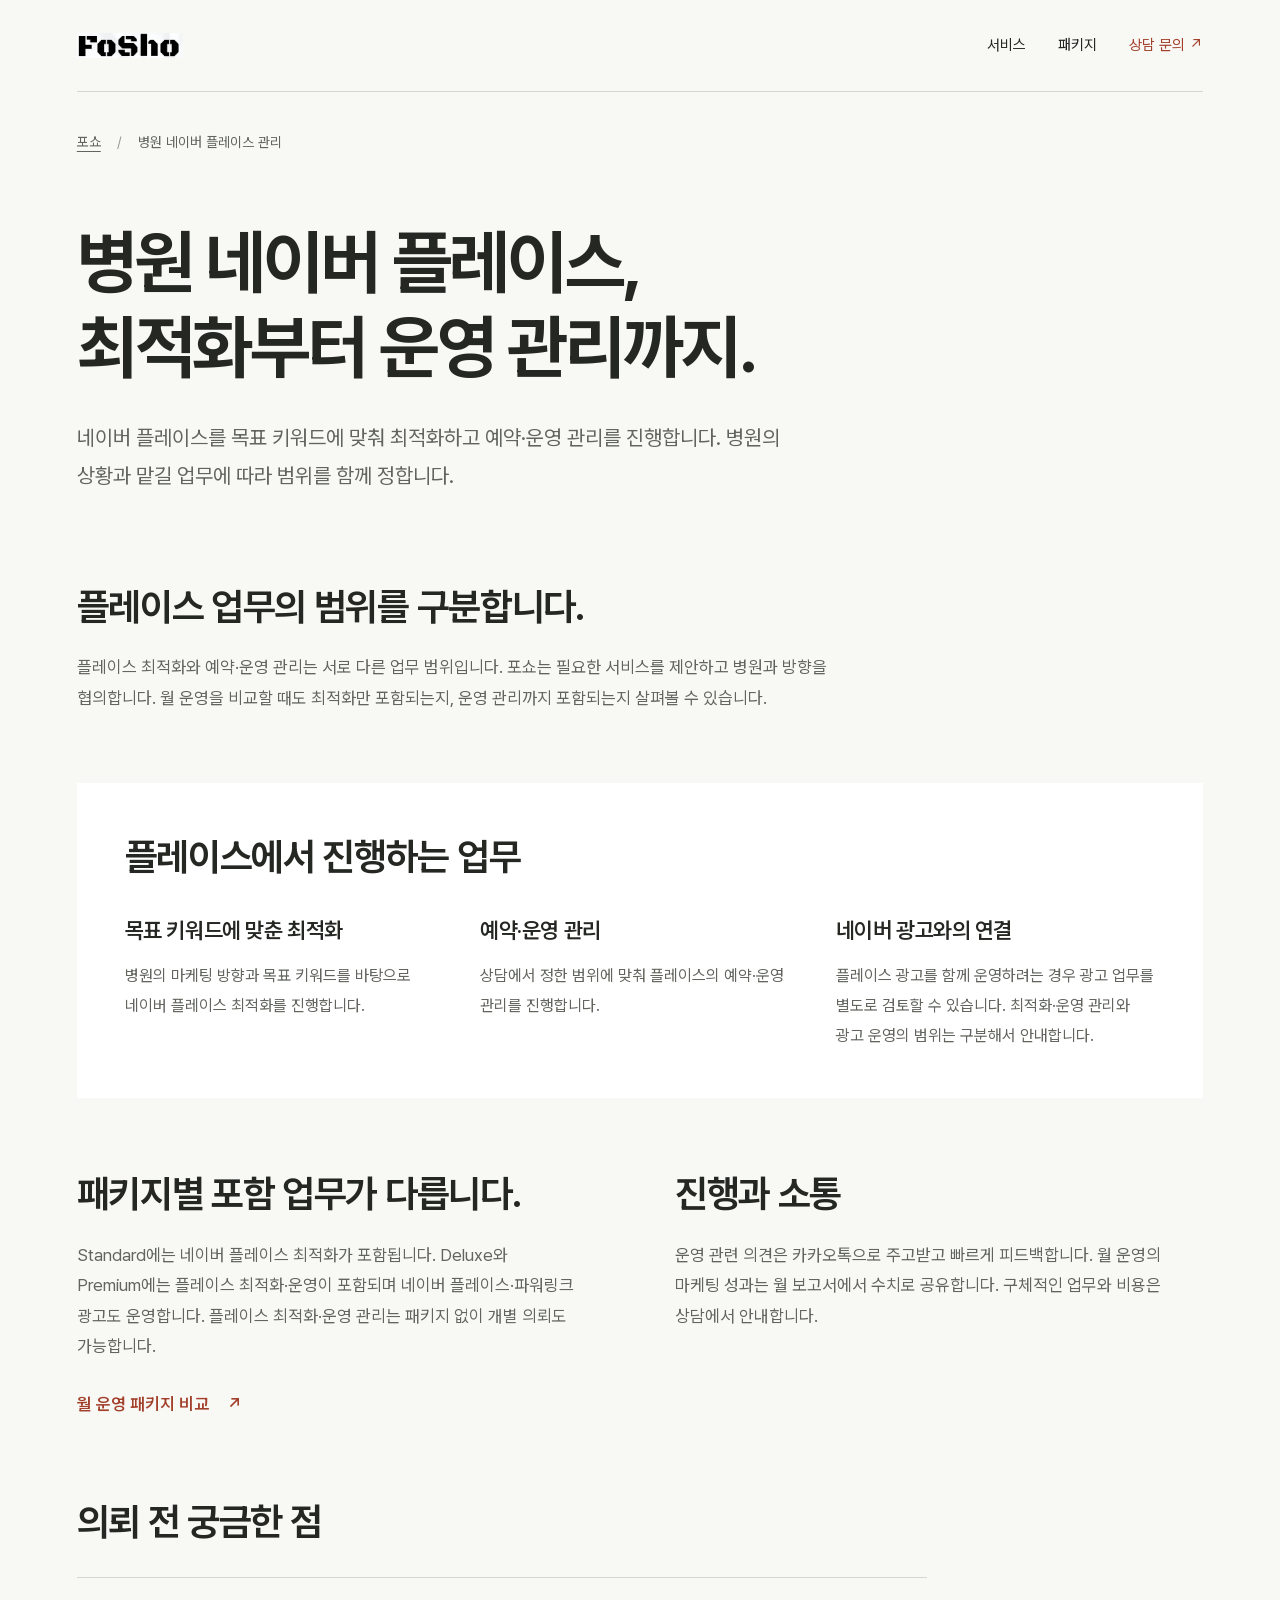
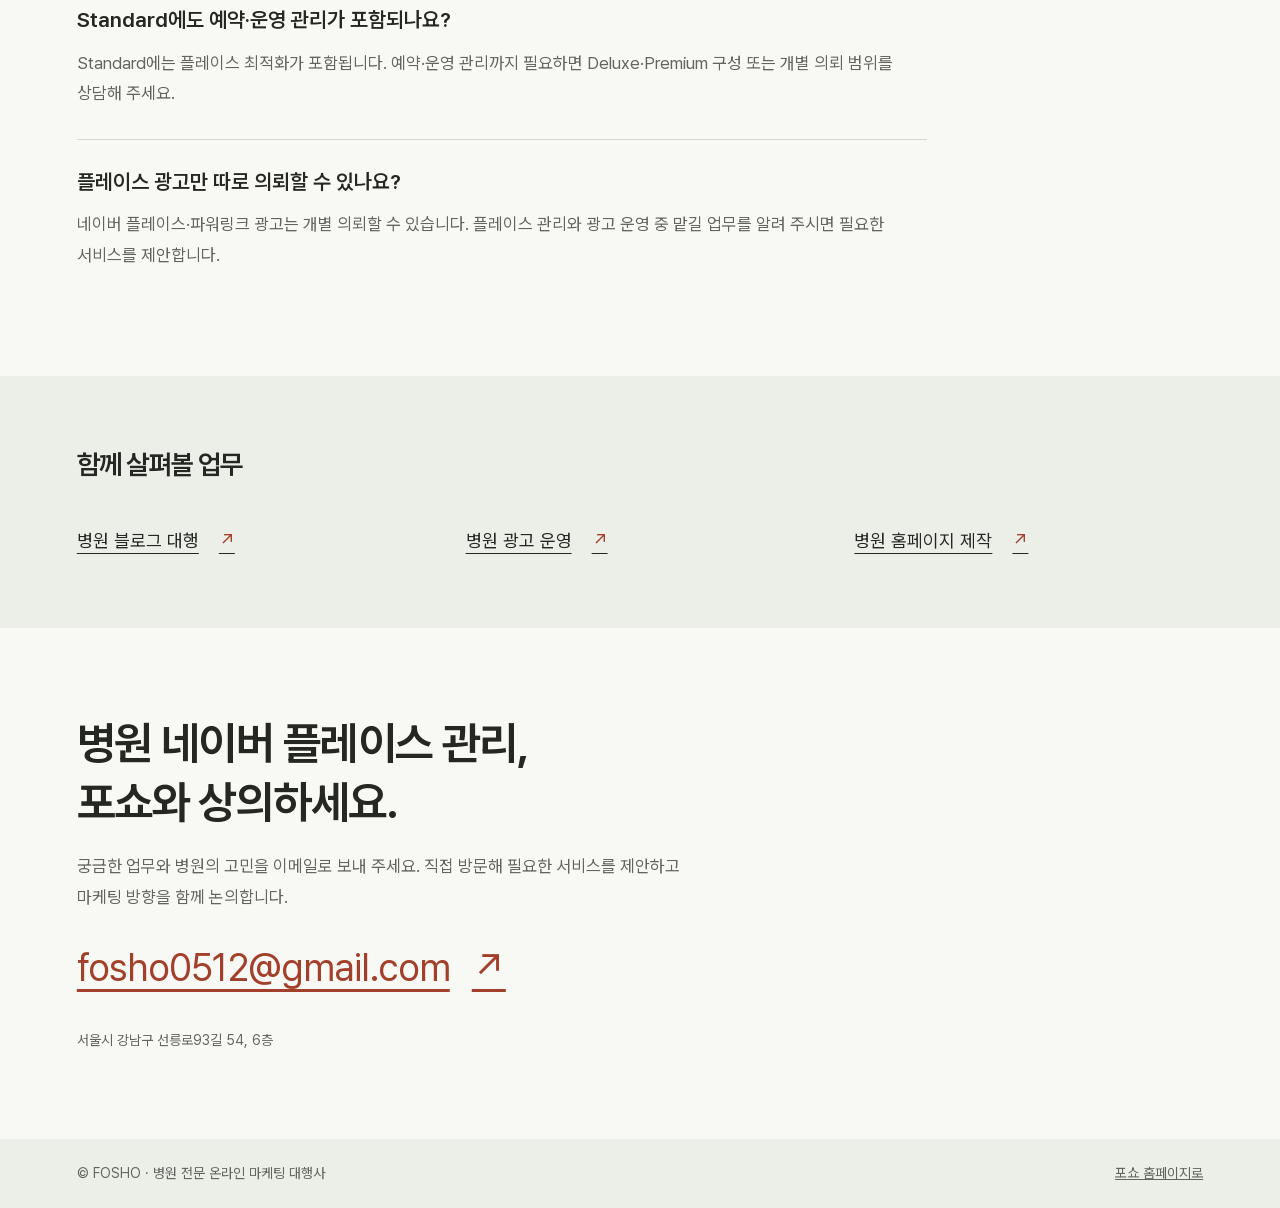
<file: v3/services/naver-place/index.html>
<!doctype html>
<html lang="ko">
<head>
  <meta charset="utf-8">
  <meta name="viewport" content="width=device-width, initial-scale=1">
  <meta name="description" content="목표 키워드에 맞춘 병원 네이버 플레이스 최적화와 예약·운영 관리를 진행합니다. 패키지별 포함 범위와 개별 의뢰 내용을 포쇼와 상담하세요.">
  <meta name="robots" content="noindex, follow">
  <title>병원 네이버 플레이스 최적화·운영 관리 | 포쇼</title>
  <link rel="shortcut icon" href="https://fosho.co.kr/favicon.ico" type="image/x-icon">
  <link rel="icon" href="https://fosho.co.kr/assets/favicon.svg" type="image/svg+xml">
  <link rel="apple-touch-icon" href="https://fosho.co.kr/assets/apple-touch-icon.png" sizes="180x180">
  <link rel="preload" href="../../../assets/fonts/FoshoSiteSubset.woff2" as="font" type="font/woff2" crossorigin>
  <link rel="stylesheet" href="../service.css?v=20261107-01">
  <!-- Fosho SEO metadata -->
  <link rel="canonical" href="https://fosho.co.kr/services/naver-place/">
  <meta property="og:type" content="website">
  <meta property="og:locale" content="ko_KR">
  <meta property="og:site_name" content="포쇼">
  <meta property="og:title" content="병원 네이버 플레이스 최적화·운영 관리 | 포쇼">
  <meta property="og:description" content="목표 키워드에 맞춘 병원 네이버 플레이스 최적화와 예약·운영 관리를 진행합니다. 패키지별 포함 범위와 개별 의뢰 내용을 포쇼와 상담하세요.">
  <meta property="og:url" content="https://fosho.co.kr/services/naver-place/">
  <meta property="og:image" content="https://fosho.co.kr/assets/fosho-share.png">
  <meta property="og:image:width" content="1200">
  <meta property="og:image:height" content="630">
  <meta property="og:image:alt" content="포쇼 — 병원 전문 온라인 마케팅 대행사">
  <meta name="twitter:card" content="summary_large_image">
  <meta name="twitter:title" content="병원 네이버 플레이스 최적화·운영 관리 | 포쇼">
  <meta name="twitter:description" content="목표 키워드에 맞춘 병원 네이버 플레이스 최적화와 예약·운영 관리를 진행합니다. 패키지별 포함 범위와 개별 의뢰 내용을 포쇼와 상담하세요.">
  <meta name="twitter:image" content="https://fosho.co.kr/assets/fosho-share.png">
  <meta name="twitter:image:alt" content="포쇼 — 병원 전문 온라인 마케팅 대행사">
  <script type="application/ld+json">
{
  "@context": "https://schema.org",
  "@graph": [
    {
      "@type": "Organization",
      "@id": "https://fosho.co.kr/#organization",
      "name": "포쇼",
      "alternateName": "Fosho",
      "url": "https://fosho.co.kr/",
      "email": "fosho0512@gmail.com",
      "logo": "https://fosho.co.kr/assets/fosho-wordmark.png",
      "address": {
        "@type": "PostalAddress",
        "streetAddress": "선릉로93길 54, 6층",
        "addressLocality": "강남구",
        "addressRegion": "서울특별시",
        "addressCountry": "KR"
      }
    },
    {
      "@type": "WebSite",
      "@id": "https://fosho.co.kr/#website",
      "url": "https://fosho.co.kr/",
      "name": "포쇼",
      "alternateName": "Fosho",
      "inLanguage": "ko-KR",
      "publisher": {
        "@id": "https://fosho.co.kr/#organization"
      }
    },
    {
      "@type": "Service",
      "@id": "https://fosho.co.kr/services/naver-place/#service",
      "name": "병원 네이버 플레이스 관리",
      "description": "목표 키워드에 맞춘 병원 네이버 플레이스 최적화와 예약·운영 관리를 진행합니다. 패키지별 포함 범위와 개별 의뢰 내용을 포쇼와 상담하세요.",
      "url": "https://fosho.co.kr/services/naver-place/",
      "provider": {
        "@id": "https://fosho.co.kr/#organization"
      }
    },
    {
      "@type": "BreadcrumbList",
      "@id": "https://fosho.co.kr/services/naver-place/#breadcrumb",
      "itemListElement": [
        {
          "@type": "ListItem",
          "position": 1,
          "name": "포쇼",
          "item": "https://fosho.co.kr/"
        },
        {
          "@type": "ListItem",
          "position": 2,
          "name": "병원 네이버 플레이스 관리",
          "item": "https://fosho.co.kr/services/naver-place/"
        }
      ]
    },
    {
      "@type": "WebPage",
      "@id": "https://fosho.co.kr/services/naver-place/#webpage",
      "url": "https://fosho.co.kr/services/naver-place/",
      "name": "병원 네이버 플레이스 최적화·운영 관리 | 포쇼",
      "description": "목표 키워드에 맞춘 병원 네이버 플레이스 최적화와 예약·운영 관리를 진행합니다. 패키지별 포함 범위와 개별 의뢰 내용을 포쇼와 상담하세요.",
      "inLanguage": "ko-KR",
      "isPartOf": {
        "@id": "https://fosho.co.kr/#website"
      },
      "mainEntity": {
        "@id": "https://fosho.co.kr/services/naver-place/#service"
      },
      "breadcrumb": {
        "@id": "https://fosho.co.kr/services/naver-place/#breadcrumb"
      }
    }
  ]
}
  </script>
<!-- /Fosho SEO metadata -->
</head>
<body>
  <a class="skip" href="#main">본문으로 건너뛰기</a>
  <header class="header wrap"><a class="brand" href="../../" aria-label="포쇼 홈페이지"><img src="../../../assets/fosho-wordmark.png" width="106" height="25" alt="포쇼"></a><a href="../../#services">서비스</a><a href="../../#packages">패키지</a><a href="../../#contact">상담 문의 ↗</a></header>
  <nav class="breadcrumbs wrap" aria-label="현재 위치"><ol><li><a href="../../">포쇼</a></li><li aria-current="page">병원 네이버 플레이스 관리</li></ol></nav>
  <main id="main" class="wrap">
    <div class="hero"><h1>병원 네이버 플레이스, 최적화부터 운영 관리까지.</h1><p>네이버 플레이스를 목표 키워드에 맞춰 최적화하고 예약·운영 관리를 진행합니다. 병원의 상황과 맡길 업무에 따라 범위를 함께 정합니다.</p></div>
    <div class="article">
      <section class="intro" aria-labelledby="intro-title"><h2 id="intro-title">플레이스 업무의 범위를 구분합니다.</h2><p>플레이스 최적화와 예약·운영 관리는 서로 다른 업무 범위입니다. 포쇼는 필요한 서비스를 제안하고 병원과 방향을 협의합니다. 월 운영을 비교할 때도 최적화만 포함되는지, 운영 관리까지 포함되는지 살펴볼 수 있습니다.</p></section>
      <section class="work" aria-labelledby="work-title"><h2 id="work-title">플레이스에서 진행하는 업무</h2><div class="work-grid"><article><h3>목표 키워드에 맞춘 최적화</h3><p>병원의 마케팅 방향과 목표 키워드를 바탕으로 네이버 플레이스 최적화를 진행합니다.</p></article><article><h3>예약·운영 관리</h3><p>상담에서 정한 범위에 맞춰 플레이스의 예약·운영 관리를 진행합니다.</p></article><article><h3>네이버 광고와의 연결</h3><p>플레이스 광고를 함께 운영하려는 경우 광고 업무를 별도로 검토할 수 있습니다. 최적화·운영 관리와 광고 운영의 범위는 구분해서 안내합니다.</p></article></div></section>
      <div class="scope"><section aria-labelledby="scope-title"><h2 id="scope-title">패키지별 포함 업무가 다릅니다.</h2><p>Standard에는 네이버 플레이스 최적화가 포함됩니다. Deluxe와 Premium에는 플레이스 최적화·운영이 포함되며 네이버 플레이스·파워링크 광고도 운영합니다. 플레이스 최적화·운영 관리는 패키지 없이 개별 의뢰도 가능합니다.</p><a class="inline-link" href="../../#packages">월 운영 패키지 비교 <span aria-hidden="true">↗</span></a></section><section aria-labelledby="communication-title"><h2 id="communication-title">진행과 소통</h2><p>운영 관련 의견은 카카오톡으로 주고받고 빠르게 피드백합니다. 월 운영의 마케팅 성과는 월 보고서에서 수치로 공유합니다. 구체적인 업무와 비용은 상담에서 안내합니다.</p></section></div>
      <section class="questions" aria-labelledby="questions-title"><h2 id="questions-title">의뢰 전 궁금한 점</h2><article><h3>Standard에도 예약·운영 관리가 포함되나요?</h3><p>Standard에는 플레이스 최적화가 포함됩니다. 예약·운영 관리까지 필요하면 Deluxe·Premium 구성 또는 개별 의뢰 범위를 상담해 주세요.</p></article><article><h3>플레이스 광고만 따로 의뢰할 수 있나요?</h3><p>네이버 플레이스·파워링크 광고는 개별 의뢰할 수 있습니다. 플레이스 관리와 광고 운영 중 맡길 업무를 알려 주시면 필요한 서비스를 제안합니다.</p></article></section>
    </div>
  </main>
  <section class="related" aria-labelledby="related-title"><div class="wrap"><h2 id="related-title">함께 살펴볼 업무</h2><ul><li><a href="../hospital-blog/">병원 블로그 대행 <span aria-hidden="true">↗</span></a></li><li><a href="../hospital-ads/">병원 광고 운영 <span aria-hidden="true">↗</span></a></li><li><a href="../hospital-website/">병원 홈페이지 제작 <span aria-hidden="true">↗</span></a></li></ul></div></section>
  <section class="contact wrap" aria-labelledby="contact-title"><h2 id="contact-title">병원 네이버 플레이스 관리,<br>포쇼와 상의하세요.</h2><p>궁금한 업무와 병원의 고민을 이메일로 보내 주세요. 직접 방문해 필요한 서비스를 제안하고 마케팅 방향을 함께 논의합니다.</p><a class="email" href="mailto:fosho0512@gmail.com">fosho0512@gmail.com <span aria-hidden="true">↗</span></a><address>서울시 강남구 선릉로93길 54, 6층</address></section>
  <footer class="footer"><div class="wrap"><span>© FOSHO · 병원 전문 온라인 마케팅 대행사</span><a href="../../">포쇼 홈페이지로</a></div></footer>
</body>
</html>
</file>
<file: opening.css>
/* V2 opening copied into V3 without changing its type scale or breakpoints. */
@font-face {
  font-family: "Fosho Site";
  src: url("assets/fonts/FoshoSiteSubset.woff2") format("woff2");
  font-style: normal;
  font-weight: 100 900;
  font-display: swap;
}

:root {
  color-scheme: light;
  --paper: #f3f1eb;
  --paper-deep: #e9e6de;
  --white: #fbfaf7;
  --ink: #191a17;
  --muted: #65665e;
  --line: #cbc9c0;
  --line-dark: #42443e;
  --accent: #a83f25;
  --accent-bright: #ed704d;
  --gutter: clamp(22px, 5.15vw, 80px);
  --measure: 1320px;
  --ease-out: cubic-bezier(.19, 1, .22, 1);
  font-family: "Fosho Site", "Pretendard Variable", Pretendard, sans-serif;
  font-synthesis: none;
  text-rendering: optimizeLegibility;
  -webkit-font-smoothing: antialiased;
}

* { box-sizing: border-box; }

html {
  scroll-behavior: smooth;
  scroll-padding-top: 24px;
  background: var(--paper);
}

body {
  margin: 0;
  min-width: 0;
  background: var(--paper);
  color: var(--ink);
  font-size: 17px;
  line-height: 1.65;
  overflow-wrap: break-word;
}

body, button, a { font-family: "Fosho Site", "Pretendard Variable", Pretendard, sans-serif; }
a { color: inherit; }
button, a { -webkit-tap-highlight-color: transparent; }
a:focus-visible, button:focus-visible {
  outline: 3px solid var(--accent-bright);
  outline-offset: 5px;
}

.skip-link {
  position: fixed;
  z-index: 100;
  top: 12px;
  left: 12px;
  padding: 10px 16px;
  background: var(--ink);
  color: var(--white);
  transform: translateY(-160%);
}
.skip-link:focus { transform: translateY(0); }

.opening {
  position: relative;
  --opening-bg: #1b1c19;
  --opening-fg: #f5f3ec;
  --opening-muted: #c2c0b7;
  --opening-accent: #f27f60;
  background: var(--opening-bg);
  color: var(--opening-fg);
}

.opening-stage {
  position: relative;
  width: min(100%, 1600px);
  min-height: 100svh;
  margin-inline: auto;
  padding: 0 var(--gutter) 32px;
  display: flex;
  flex-direction: column;
}
.opening .site-header { border-bottom-color: rgba(245, 243, 236, .2); }
.opening .brand img { filter: invert(1); mix-blend-mode: screen; }
.opening .site-nav a { color: #d3d1c9; }
.opening .site-nav a:hover { color: var(--opening-accent); }
.opening .header-cta { border-color: rgba(245, 243, 236, .64); color: var(--opening-fg); }
.opening .header-cta span { color: var(--opening-accent); }
.opening .header-cta:hover { border-color: var(--opening-fg); background: var(--opening-fg); color: var(--ink); }
.opening .header-cta:hover span { color: var(--accent); }

.site-header {
  position: relative;
  z-index: 5;
  min-height: 86px;
  display: grid;
  grid-template-columns: 1fr auto 1fr;
  align-items: center;
  gap: 28px;
  border-bottom: 1px solid rgba(25, 26, 23, .14);
}

.brand {
  display: inline-flex;
  width: fit-content;
  align-items: center;
  text-decoration: none;
}
.brand img { display: block; width: 108px; height: auto; }
.site-nav { display: flex; align-items: center; gap: clamp(20px, 3vw, 44px); }
.site-nav a, .header-cta {
  text-decoration: none;
  font-size: 14px;
  font-weight: 590;
}
.site-nav a { color: #44453f; transition: color .2s ease; }
.site-nav a:hover { color: var(--accent); }
.header-cta {
  justify-self: end;
  display: inline-flex;
  align-items: center;
  gap: 14px;
  min-height: 44px;
  padding: 0 17px;
  border: 1px solid var(--ink);
  transition: background .22s ease, color .22s ease;
}
.header-cta:hover { color: var(--white); background: var(--ink); }
.header-cta span { color: var(--accent); font-size: 17px; }
.header-cta:hover span { color: var(--white); }

.opening-content {
  position: relative;
  flex: 1;
  width: 100%;
  max-width: var(--measure);
  margin: 0 auto;
  display: flex;
  flex-direction: column;
  justify-content: center;
  padding: clamp(38px, 7.2vh, 80px) 0 clamp(70px, 10vh, 104px);
}

.story-frame {
  position: relative;
  width: 100%;
  min-height: min(68svh, 660px);
  display: flex;
  flex-direction: column;
  justify-content: center;
  padding: 20px 0;
}
.story-frame + .story-frame { border-top: 1px solid var(--line); }
.eyebrow {
  display: flex;
  align-items: center;
  gap: 10px;
  margin: 0 0 24px;
  color: var(--opening-muted);
  font-size: 15px;
  font-weight: 580;
  letter-spacing: .025em;
}
.eyebrow-dot {
  width: 8px;
  height: 8px;
  flex: none;
  border-radius: 50%;
  background: var(--opening-accent);
}

.opening-title {
  max-width: 1200px;
  margin: 0;
  font-size: clamp(56px, 8.35vw, 132px);
  font-weight: 700;
  line-height: 1.04;
  letter-spacing: -.042em;
  word-break: keep-all;
}
.title-line { display: block; }
.title-line--context {
  margin-bottom: .12em;
  color: #c2c0b7;
  font-size: .66em;
  font-weight: 560;
  line-height: 1.08;
  letter-spacing: -.024em;
}
.title-line--accent { color: var(--opening-accent); font-weight: 720; }
.story-frame [data-story-focus]:focus { outline: 2px solid var(--opening-accent); outline-offset: 8px; }
.opening-summary {
  max-width: 730px;
  margin: 30px 0 0;
  color: #d0cec6;
  font-size: clamp(16px, 1.35vw, 19px);
  font-weight: 470;
  letter-spacing: -.006em;
  overflow-wrap: normal;
  word-break: keep-all;
}
.story-frame--question .opening-summary { margin-top: clamp(34px, 4.8vh, 58px); }

.opening-footer {
  display: none;
  position: absolute;
  right: var(--gutter);
  bottom: 25px;
  left: var(--gutter);
  z-index: 4;
  align-items: center;
  gap: 18px;
  color: #c2c0b7;
  font-size: 10px;
  font-weight: 650;
  letter-spacing: .12em;
}
.opening-progress { width: 84px; height: 1px; overflow: hidden; background: rgba(245, 243, 236, .3); }
.opening-progress > span { display: block; width: 100%; height: 100%; background: var(--opening-accent); transform: scaleX(0); transform-origin: left; }
.opening-footer [data-opening-count] { margin-left: auto; letter-spacing: .06em; }

@media (min-width: 1024px) {
.opening-stage { padding-inline: clamp(80px, 8.2vw, 120px); }
html.v3-story-active .opening-footer { display: flex; }
html.v3-story-active .opening-content {
    display: grid;
    grid-template-columns: minmax(0, 1fr);
    align-items: center;
    min-height: 1px;
    padding-top: 0;
    padding-bottom: 68px;
  }
html.v3-story-active .story-frame {
    position: absolute;
    inset: 0;
    min-height: 0;
    padding: 0;
    border: 0;
  }
html.v3-story-active .story-frame--question {
    position: relative;
    grid-area: 1 / 1;
    align-self: center;
  }
html.v3-story-active .opening-title {
    font-size: clamp(54px, min(8.25vw, 11.4svh), 132px);
  }
html.v3-story-active .story-frame--question .opening-title {
    font-size: clamp(78px, min(10vw, 15svh), 148px);
  }
html.v3-story-active .opening-stage { min-height: 100svh; overflow: hidden; }
}
@media (max-width: 1023px) {
.site-header { grid-template-columns: 1fr auto; min-height: 75px; }
.site-nav { display: none; }
.opening-content { padding-top: 60px; padding-bottom: 82px; }
.story-frame {
    width: auto;
    min-height: 0;
    margin-inline: calc(-1 * var(--gutter));
    padding: clamp(58px, 8svh, 88px) var(--gutter);
  }
.story-frame + .story-frame { margin-top: 0; padding-top: clamp(58px, 8svh, 88px); border-top: 0; }
html:not(.v3-story-active) .opening-content > .story-frame + .story-frame {
    border-top: 1px solid rgba(245, 243, 236, .16);
  }
.story-frame--question { min-height: min(66svh, 560px); }
.story-frame--direct { min-height: min(60svh, 520px); }
.opening-title { font-size: clamp(54px, 8vw, 86px); }
html.v3-story-active .opening-stage {
    height: 100svh;
    min-height: 100svh;
    overflow: hidden;
  }
html.v3-story-active .opening-content {
    display: grid;
    grid-template-columns: minmax(0, 1fr);
    align-items: center;
    min-height: 0;
    padding: 16px 0 58px;
  }
html.v3-story-active .story-frame {
    position: absolute;
    inset-block: 0;
    inset-inline: calc(-1 * var(--gutter));
    width: auto;
    min-height: 0;
    margin: 0;
    padding: 0 var(--gutter);
    border: 0;
  }
html.v3-story-active .opening-footer { display: flex; }
}
@media (max-width: 700px) {
:root { --gutter: 22px; }
body { font-size: 16px; }
.opening-stage { min-height: auto; padding: 0 var(--gutter) 26px; }
.site-header { min-height: 68px; gap: 12px; }
.brand img { width: 91px; }
.header-cta { min-height: 40px; padding-inline: 12px; gap: 9px; font-size: 12px; }
.opening-content { padding: 38px 0 72px; }
.story-frame { padding-block: 58px; }
.story-frame + .story-frame { min-height: 0; margin-top: 0; padding-top: 58px; }
.story-frame--question { min-height: min(66svh, 510px); }
.story-frame--direct { min-height: min(60svh, 480px); }
.eyebrow { margin-bottom: 19px; font-size: 13px; }
.opening-title { font-size: clamp(40px, 11.2vw, 58px); line-height: 1.1; letter-spacing: -.036em; }
.title-line--context { letter-spacing: -.018em; }
.eyebrow { letter-spacing: .02em; }
.opening-summary { margin-top: 20px; font-size: 15px; line-height: 1.6; }
.opening-footer { right: var(--gutter); bottom: 16px; left: var(--gutter); gap: 12px; font-size: 9px; }
.opening-progress { width: 48px; }
html.v3-story-active .opening-content { padding: 12px 0 48px; }
html.v3-story-active .story-frame { padding: 0 var(--gutter); }
}
@media (max-width: 1023px) and (max-height: 620px) {
html.v3-story-active .opening-content { padding-block: 8px 38px; }
html.v3-story-active .eyebrow { margin-bottom: 12px; }
html.v3-story-active .opening-title { font-size: clamp(34px, 8vw, 54px); line-height: 1.04; }
html.v3-story-active .opening-summary { margin-top: 12px; font-size: 14px; line-height: 1.45; }
}
@media (max-width: 460px) {
.opening-service-group { display: block; }
.opening-service-divider { display: none; }
}
@media (max-width: 360px) {
:root { --gutter: 18px; }
.opening-title { font-size: 38px; }
.opening-summary { font-size: 14px; }
}
@media (prefers-reduced-motion: reduce) {
html { scroll-behavior: auto; }
}
</file>
<file: styles.css>
/* V3 body system. Opening typography and scroll behavior are isolated in opening.css. */
:root {
  --surface: #f8f8f5;
  --surface-alt: #eeefeb;
  --text: #242622;
  --text-secondary: #62655e;
  --body-accent: #a3402b;
  --body-rule: #d2d5cc;
  --page-gap: clamp(100px, 11vw, 164px);
  --body-gutter: clamp(24px, 6.4vw, 112px);
  --body-display: clamp(46px, 5.65vw, 80px);
  --body-title: clamp(38px, 4.5vw, 64px);
  --body-copy: 18px;
}
html { background: var(--surface); scroll-padding-top: 32px; }
body { color: var(--text); background: var(--surface); }
h2, h3, h4, p { margin: 0; }
main > section:not(.opening) { word-break: keep-all; overflow-wrap: anywhere; }
.wrap { width: min(100% - var(--body-gutter) * 2, 1280px); margin-inline: auto; }
.section-space { padding-block: var(--page-gap); }
.display { font-size: var(--body-display); font-weight: 690; letter-spacing: -.045em; line-height: 1.15; text-wrap: balance; }
.section-title { font-size: var(--body-title); font-weight: 680; letter-spacing: -.042em; line-height: 1.2; text-wrap: balance; }
.intro-copy { font-size: var(--body-copy); line-height: 1.8; color: var(--text-secondary); letter-spacing: -.018em; }
.text-link { display: inline-flex; align-items: center; gap: 28px; min-height: 44px; font-size: 16px; font-weight: 600; text-decoration: none; }
.text-link span { color: var(--body-accent); transition: transform .25s ease; }
.text-link:hover span { transform: translate(3px,-3px); }
.text-link:hover { text-decoration: underline; text-underline-offset: 5px; }
.button { display: inline-flex; min-height: 56px; padding: 12px 24px; gap: 40px; align-items: center; text-decoration: none; background: var(--text); color: #fff; border-radius: 3px; font-size: 16px; font-weight: 570; transition: background .2s ease, transform .2s ease; }
.button:hover { background: var(--body-accent); transform: translateY(-2px); }
.button span { font-size: 22px; }

/* Empathy: an open composition of four actual hospital concerns. */
.situation-intro { display: grid; grid-template-columns: 1.3fr .7fr; gap: 56px; align-items: center; }
.situation-intro .intro-copy { justify-self: end; }
.concerns { display: grid; grid-template-columns: 1fr 1fr; column-gap: 8%; row-gap: 64px; margin-top: 88px; }
.concerns h3 { font-size: clamp(23px, 2.2vw, 31px); font-weight: 630; letter-spacing: -.035em; line-height: 1.4; }
.concerns p { margin-top: 16px; color: var(--text-secondary); font-size: var(--body-copy); line-height: 1.8; letter-spacing: -.015em; }

/* Scope: a quiet sticky introduction alongside substantial, open work descriptions. */
.expertise { background: #fff; }
.expertise-layout { display: grid; grid-template-columns: .9fr 1.1fr; align-items: start; gap: 9%; }
.expertise-intro { position: sticky; top: 76px; }
.expertise-intro p { margin-top: 24px; font-size: var(--body-copy); color: var(--text-secondary); line-height: 1.8; }
.expertise-intro .text-link { margin-top: 34px; }
.scope-item { padding-block: 42px; border-bottom: 1px solid #e4e6df; }
.scope-item:first-child { padding-top: 4px; }
.scope-item:last-child { border-bottom: 0; padding-bottom: 0; }
.scope-item h3, .service-tab { font-size: clamp(34px, 3.7vw, 52px); font-weight: 650; letter-spacing: -.04em; line-height: 1.25; }
.scope-item p { margin-top: 21px; font-size: 20px; line-height: 1.75; letter-spacing: -.022em; }
.scope-detail { display: block; margin-top: 15px; color: var(--text-secondary); font-size: 15px; line-height: 1.7; }

/* Partnership: the one dark body chapter, with the seven real stages intact. */
.partnership { background: #262a25; color: #f4f5ed; }
.partnership-intro { display: grid; grid-template-columns: 1.1fr .9fr; gap: 64px; align-items: end; }
.partnership .intro-copy { color: #c5c9bf; }
/* One authored two-line entrance; retain the heading's existing type and layout. */
#process-title .kinetic-line { display: block; overflow: hidden; overflow: clip; }
#process-title [data-kinetic-line] { display: block; }
.working-principles { display: grid; grid-template-columns: repeat(3,minmax(0,1fr)); gap: 38px; margin-top: 80px; }
.working-principles article { border-left: 3px solid #747e6d; padding-left: 22px; }
.working-principles h3 { font-size: clamp(20px,1.9vw,26px); font-weight: 560; letter-spacing: -.028em; line-height: 1.4; }
.working-principles p { font-size: 16px; color: #c5c9bf; line-height: 1.8; margin-top: 13px; }
.process-heading { margin-top: 104px; display: flex; gap: 24px; justify-content: space-between; align-items: baseline; }
.process-heading h3 { font-size: 28px; font-weight: 570; letter-spacing: -.025em; }
.process-heading p { font-size: 15px; color: #c5c9bf; }
.process-groups { display: grid; grid-template-columns: repeat(3,minmax(0,1fr)); gap: 38px; margin-top: 36px; }
.process-group { padding-top: 24px; border-top: 1px solid #555e50; }
.process-group h4 { font-size: 20px; font-weight: 580; margin-bottom: 24px; }
.process-group ol { margin: 0; padding-left: 22px; }
.process-group li { padding-left: 7px; margin-top: 17px; font-size: 16px; color: #d7dacf; line-height: 1.8; }
.process-group li::marker { font-variant-numeric: tabular-nums; color: #abb79f; font-size: 14px; }

/* Plans: comparable columns rather than feature cards or repeated poster headings. */
.plans { background: var(--surface-alt); }
.plans-intro { display: grid; grid-template-columns: 1.15fr .85fr; gap: 60px; align-items: center; }
.plans-intro .intro-copy { max-width: 370px; justify-self: end; }
.shared-scope { margin-top: 54px; max-width: 800px; font-size: 18px; line-height: 1.9; color: #4d5249; }
.shared-scope strong { font-weight: 600; color: var(--text); }
.plan-comparison { display: grid; grid-template-columns: repeat(3,minmax(0,1fr)); margin: 46px 0 40px; }
.plan { min-width: 0; padding: 0 28px; border-left: 1px solid #cbd0c4; }
.plan:first-child { padding-left: 0; border-left: 0; }
.plan:last-child { padding-right: 0; }
.plan h3 { font-size: clamp(26px,3vw,42px); font-weight: 710; letter-spacing: -.035em; line-height: 1.2; }
.plan-descriptor { font-size: 17px; line-height: 1.7; margin-top: 12px; color: var(--text-secondary); }
.plan ul { list-style: none; padding: 0; margin: 32px 0 0; }
.plan li { margin-top: 11px; font-size: 17px; line-height: 1.8; }
.individual { margin-top: 100px; padding-top: 72px; border-top: 1px solid var(--body-rule); display: grid; grid-template-columns: .9fr 1.1fr; gap: 70px; scroll-margin-top: 40px; }
.individual h2 { font-size: clamp(30px,3.1vw,44px); font-weight: 640; line-height: 1.3; letter-spacing: -.035em; }
.individual-intro p { max-width: 310px; margin-top: 20px; font-size: 16px; color: var(--text-secondary); }
.individual-intro .text-link { margin-top: 18px; }
.individual-list { list-style: none; margin: 0; padding: 0; display: grid; grid-template-columns: 1fr; align-content: start; gap: 12px; }
.individual-list li { position: relative; padding-left: 20px; font-size: 17px; line-height: 1.65; }
.individual-list li::before { content: ''; position: absolute; left: 0; top: .7em; width: 5px; height: 5px; background: #66705c; border-radius: 50%; }

/* Contact: the real address is the visual action, not another promotional paragraph. */
.inquiry { background: #fff; }
.inquiry-top { display: grid; grid-template-columns: 1.1fr .9fr; gap: 60px; align-items: end; }
.inquiry-top h2 { font-size: clamp(36px,4.25vw,60px); line-height: 1.25; font-weight: 650; letter-spacing: -.04em; }
.inquiry-top p { max-width: 340px; justify-self: end; font-size: 17px; line-height: 1.85; color: var(--text-secondary); }
.inquiry-email, .inquiry-kakao { display: flex; width: 100%; align-items: center; justify-content: space-between; gap: 24px; min-height: 96px; padding-block: 12px 20px; border-bottom: 1px solid var(--body-rule); color: var(--text); font-size: clamp(25px,3vw,40px); font-weight: 580; letter-spacing: -.035em; line-height: 1.3; text-decoration: none; }
.inquiry-email { margin-top: 66px; }
.inquiry-email > span:first-child { min-width: 0; }
.email-arrow { flex: none; transition: transform .25s ease; }
.inquiry-email:hover .email-arrow { transform: translate(5px,-5px); }
.inquiry-tools { display: flex; flex-wrap: wrap; align-items: center; gap: 8px 20px; margin-top: 18px; }
.inquiry-kakao { margin-top: 34px; }
.inquiry-email .email-arrow, .inquiry-kakao .email-arrow { color: var(--body-accent); }
.inquiry-kakao:hover .email-arrow { transform: translate(5px,-5px); }
.visually-hidden { position: absolute; width: 1px; height: 1px; padding: 0; margin: -1px; overflow: hidden; clip: rect(0, 0, 0, 0); white-space: nowrap; border: 0; }
.kakao-float { position: fixed; right: max(24px, env(safe-area-inset-right)); bottom: max(72px, env(safe-area-inset-bottom)); z-index: 30; display: inline-flex; align-items: center; gap: 10px; min-height: 54px; padding: 9px 18px 9px 12px; border: 1px solid #444741; border-radius: 3px; background: #242622; color: #fff; box-shadow: 0 4px 18px rgba(0,0,0,.15); font-size: 15px; font-weight: 600; line-height: 1; text-decoration: none; transition: opacity .22s ease, visibility .22s ease, background-color .22s ease; }
.kakao-float:hover { background: #383b35; }
.kakao-float.is-contact-visible:not(:focus) { opacity: 0; visibility: hidden; pointer-events: none; }
@media (prefers-reduced-motion: no-preference) {
  .kakao-float { animation: kakao-enter .5s ease-out; }
  @keyframes kakao-enter { from { opacity: 0; transform: translateY(8px); } to { opacity: 1; transform: translateY(0); } }
}
.kakao-mark { width: 30px; height: 30px; display: grid; place-items: center; flex: none; border-radius: 50%; background: #fee500; }
.kakao-mark svg { width: 19px; height: 19px; fill: #242622; }
.copy-email { display: inline-flex; align-items: center; min-height: 44px; padding: 8px 14px; border: 1px solid var(--body-rule); border-radius: 3px; background: transparent; color: var(--text); cursor: pointer; font-size: 14px; font-weight: 550; }
.copy-email:hover { border-color: var(--text-secondary); background: var(--surface); }
.copy-status { min-height: 1.6em; font-size: 14px; color: var(--text-secondary); line-height: 1.6; }
.inquiry-bottom { display: flex; justify-content: space-between; gap: 32px; margin-top: 32px; color: var(--text-secondary); font-size: 14px; }
.inquiry-flow { display: flex; flex-wrap: wrap; gap: 6px 12px; list-style: none; margin: 0; padding: 0; line-height: 1.9; }
.inquiry-flow li { white-space: nowrap; }
.inquiry-flow li + li::before { content: '→'; display: inline-block; margin-right: 12px; color: #6f7668; }
address { font-style: normal; }
.footer { padding-block: 28px; background: var(--surface); }
.footer-inner { display: flex; align-items: center; gap: 24px; color: var(--text-secondary); font-size: 13px; }
.footer .brand img { width: 84px; }
.footer p { flex: 1; }
.footer a:last-child { display: inline-flex; gap: 14px; min-height: 44px; align-items: center; text-decoration: none; }

@media (max-width:1023px) {
  :root { --body-gutter: 40px; --page-gap: 104px; }
  .situation-intro { grid-template-columns: 1.2fr .8fr; gap: 36px; }
  .intro-copy { font-size: 17px; }
  .concerns { margin-top: 64px; row-gap: 48px; }
  .concerns p { font-size: 17px; }
  .expertise-layout { grid-template-columns: .85fr 1.15fr; gap: 7%; }
  .expertise-intro p { font-size: 17px; }
  .scope-item p { font-size: 18px; }
  .partnership-intro { grid-template-columns: 1fr 1fr; gap: 32px; align-items: center; }
  .working-principles, .process-groups { gap: 24px; }
  .working-principles article { padding-left: 16px; }
  .working-principles h3 { font-size: 21px; }
  .plans-intro { grid-template-columns: 1.15fr .85fr; gap: 32px; }
  .plan { padding-inline: 20px; }
  .plan li { font-size: 16px; }
  .plan-descriptor { font-size: 15px; }
  .individual { gap: 40px; }
  .inquiry-top { gap: 32px; }
  .inquiry-top p { font-size: 16px; }
  .inquiry-bottom { flex-direction: column; gap: 14px; }
}
@media (max-width:700px) {
  :root { --body-gutter: 24px; --page-gap: 86px; --body-display: clamp(37px,10vw,56px); --body-title: clamp(33px,8.8vw,49px); --body-copy: 16px; }
  .situation-intro, .expertise-layout, .partnership-intro, .plans-intro, .inquiry-top { grid-template-columns: 1fr; gap: 26px; }
  .intro-copy { font-size: 16px; }
  .situation-intro .intro-copy, .plans-intro .intro-copy, .inquiry-top p { justify-self: start; }
  .situation-intro .intro-copy br { display: none; }
  .concerns { grid-template-columns: 1fr; gap: 35px; margin-top: 46px; }
  .concerns h3 { font-size: 23px; }
  .concerns p { font-size: 16px; margin-top: 9px; }
  .desktop-break { display: none; }
  .expertise-intro { position: static; }
  .expertise-intro p { margin-top: 20px; font-size: 16px; }
  .expertise-intro .text-link { margin-top: 15px; }
  .expertise-layout { gap: 44px; }
  .scope-item { padding-block: 30px; }
  .scope-item h3, .service-tab { font-size: 32px; }
  .scope-item p { margin-top: 13px; font-size: 17px; }
  .scope-detail { font-size: 14px; margin-top: 12px; }
  .working-principles { grid-template-columns: 1fr; gap: 29px; margin-top: 45px; }
  .working-principles article { padding-left: 18px; }
  .working-principles h3 { font-size: 22px; }
  .working-principles p { margin-top: 7px; font-size: 15px; }
  .process-heading { margin-top: 66px; display: block; }
  .process-heading h3 { font-size: 25px; }
  .process-heading p { margin-top: 10px; font-size: 14px; }
  .process-groups { grid-template-columns: 1fr; gap: 30px; margin-top: 27px; }
  .process-group { padding-top: 22px; }
  .process-group h4 { font-size: 20px; margin-bottom: 14px; }
  .process-group li { margin-top: 11px; font-size: 15px; }
  .shared-scope { margin-top: 36px; font-size: 16px; }
  .plan-comparison { grid-template-columns: 1fr; gap: 30px; margin-top: 34px; margin-bottom: 32px; }
  .plan, .plan:first-child, .plan:last-child { padding: 0 0 28px; border-left: 0; border-bottom: 1px solid var(--body-rule); }
  .plan:last-child { padding-bottom: 0; border-bottom: 0; }
  .plan h3 { font-size: 33px; }
  .plan-descriptor { margin-top: 6px; font-size: 15px; }
  .plan ul { margin-top: 17px; }
  .plan li { font-size: 16px; margin-top: 5px; }
  .individual { grid-template-columns: 1fr; gap: 30px; margin-top: 66px; padding-top: 46px; }
  .individual h2 { font-size: 30px; }
  .individual-intro p { font-size: 16px; margin-top: 17px; }
  .individual-list { gap: 12px; }
  .individual-list li { font-size: 15px; }
  .inquiry-top h2 { font-size: clamp(30px,8vw,44px); }
  .inquiry-top p { font-size: 16px; }
  .inquiry-email, .inquiry-kakao { min-height: 78px; padding-bottom: 18px; gap: 12px; font-size: clamp(21px,6.2vw,30px); letter-spacing: -.04em; }
  .inquiry-email { margin-top: 40px; }
  .inquiry-kakao { margin-top: 28px; }
  .kakao-float { right: max(16px, env(safe-area-inset-right)); bottom: max(64px, env(safe-area-inset-bottom)); min-height: 48px; padding: 8px 14px 8px 10px; font-size: 14px; }
  .kakao-mark { width: 28px; height: 28px; }
  .email-arrow { font-size: 30px; }
  .inquiry-bottom { margin-top: 24px; font-size: 13px; }
  .footer-inner { flex-wrap: wrap; gap: 10px 18px; font-size: 12px; }
  .footer p { flex-basis: calc(100% - 110px); }
  .footer a:last-child { margin-left: auto; }
  .footer .brand img { width: 76px; }
}
@media (max-width:360px) {
  :root { --body-gutter: 20px; }
  .concerns h3 { font-size: 21px; }
  .scope-item h3, .service-tab { font-size: 29px; }
}
@media (prefers-reduced-motion:reduce) {
  .button, .text-link span, .email-arrow { transition: none; }
}

/* Service exploration: the original type scale and surfaces are unchanged. */
.concern-link { display: inline-flex; align-items: center; gap: 16px; min-height: 44px; margin-top: 12px; color: var(--body-accent); font-size: 15px; font-weight: 550; text-decoration: none; }
.concern-link:hover { text-decoration: underline; text-underline-offset: 5px; }
.expertise-layout { display: block; }
.expertise-intro { position: static; display: grid; grid-template-columns: .9fr 1.1fr; column-gap: 9%; row-gap: 18px; margin-bottom: 64px; }
.expertise-intro h2 { grid-row: 1 / 3; }
.expertise-intro p, .expertise-intro .text-link { margin-top: 0; }
.expertise-intro .text-link { justify-self: start; }
.scope-work { display: grid; gap: 16px; list-style: none; margin: 28px 0; padding: 0; font-size: var(--body-copy); line-height: 1.8; }
.scope-work li { padding-left: 20px; position: relative; }
.scope-work li::before { content: ''; position: absolute; left: 0; top: .77em; width: 5px; height: 5px; background: var(--body-accent); }
.scope-next { display: flex; width: fit-content; margin-top: 16px; color: var(--body-accent); }
.service-options[hidden], .scope-body[hidden] { display: none !important; }
.service-tab { width: 100%; position: relative; display: flex; align-items: center; justify-content: space-between; gap: 16px; min-height: 76px; padding: 18px 24px; border: 0; border-bottom: 1px solid var(--body-rule); background: transparent; color: var(--text); text-align: left; font-family: inherit; cursor: pointer; word-break: keep-all; transition: color .2s ease; }
.service-tab::before { content: ''; position: absolute; left: 0; top: 25%; height: 50%; width: 3px; background: var(--body-accent); transform: scaleY(0); transition: transform .2s ease; }
.service-tab:hover, .service-tab.is-selected { color: var(--body-accent); }
.service-tab.is-selected::before { transform: scaleY(1); }
.service-tab:focus-visible { outline: 2px solid var(--body-accent); outline-offset: 4px; }
.service-toggle-mark { flex: none; width: 18px; height: 18px; position: relative; }
.service-toggle-mark::before, .service-toggle-mark::after { content: ''; position: absolute; width: 16px; height: 1px; background: currentColor; top: 8px; left: 1px; }
.service-toggle-mark::after { transform: rotate(90deg); transition: transform .2s ease; }
.is-selected .service-toggle-mark::after { transform: rotate(0); }
.service-browser.is-enhanced:not(.is-compact) { display: grid; grid-template-columns: .9fr 1.1fr; align-items: start; gap: 9%; }
.service-browser.is-enhanced:not(.is-compact) .scope-list { display: grid; min-width: 0; }
.service-browser.is-enhanced:not(.is-compact) .scope-item { grid-area: 1 / 1; visibility: hidden; min-width: 0; padding: 12px 0 0; border: 0; }
.service-browser.is-enhanced:not(.is-compact) .scope-item.is-active { visibility: visible; }
.service-browser.is-enhanced:not(.is-compact) .scope-item > h3 { position: absolute; width: 1px; height: 1px; padding: 0; margin: -1px; overflow: hidden; clip-path: inset(50%); white-space: nowrap; }
.service-browser.is-enhanced:not(.is-compact) .scope-item p { margin-top: 0; }
.service-browser.is-enhanced:not(.is-compact) .service-toggle-mark { position: absolute; right: -16px; top: 50%; transform: translateY(-50%); display: grid; place-items: center; width: 34px; height: 34px; border: 1px solid var(--body-rule); border-radius: 50%; transition: background .2s ease, transform .2s ease; }
.service-browser.is-enhanced:not(.is-compact) .service-toggle-mark::before { content: '→'; position: static; width: auto; height: auto; background: transparent; font-size: 20px; font-weight: 450; line-height: 1; }
.service-browser.is-enhanced:not(.is-compact) .service-toggle-mark::after { display: none; }
.service-browser.is-enhanced:not(.is-compact) .service-tab:hover { background: var(--surface); }
.service-browser.is-enhanced:not(.is-compact) .service-tab.is-selected .service-toggle-mark { color: #fff; background: var(--body-accent); border-color: var(--body-accent); }
.service-browser.is-enhanced:not(.is-compact) .service-tab:hover .service-toggle-mark { transform: translate(3px,-50%); }
.service-selection-hint { margin: 0 0 20px; color: var(--text-secondary); font-size: 15px; line-height: 1.7; }
.service-selection-hint[hidden] { display: none; }
.service-browser.is-compact .scope-item { padding: 0; border-bottom: 1px solid var(--body-rule); }
.service-browser.is-compact .service-tab { border-bottom: 0; padding-inline: 18px; }
.service-browser.is-compact .scope-body { padding: 0 18px 30px; overflow: hidden; }
.service-browser.is-compact .scope-item p { margin-top: 12px; }
@media (max-width:1023px) {
  .expertise-intro { grid-template-columns: .85fr 1.15fr; column-gap: 7%; }
  .service-browser.is-enhanced:not(.is-compact) { grid-template-columns: .85fr 1.15fr; gap: 7%; }
}
@media (max-width:700px) {
  .expertise-intro { display: block; margin-bottom: 40px; }
  .expertise-intro p { margin-top: 20px; }
  .expertise-intro .text-link { margin-top: 15px; }
  .scope-work { gap: 12px; margin-block: 24px; }
}
@media (prefers-reduced-motion:reduce) {
  .service-tab, .service-tab::before, .service-toggle-mark::after { transition: none; }
}

/* Approved visual layer: existing foreground typography and surfaces stay fixed. */
.opening-stage { isolation: isolate; }
.opening-content { z-index: 1; }
.opening-art { display: none; position: absolute; inset: 0; overflow: hidden; pointer-events: none; z-index: 0; mask-image: linear-gradient(115deg, transparent 10%, #000 65%); }
.v3-story-active .opening-art { display: block; }
.opening-graphic { position: absolute; right: -14%; bottom: -.15em; display: block; color: transparent; -webkit-text-stroke: 1px rgba(245,243,236,.23); font-size: clamp(240px,36vw,640px); font-weight: 800; letter-spacing: -.065em; line-height: 1; white-space: nowrap; user-select: none; }
.partnership-reveal { position: relative; isolation: isolate; overflow: hidden; overflow: clip; }
.partnership-reveal > .partnership-intro { position: relative; z-index: 1; }
.partnership-split { display: none; position: absolute; top: 0; left: 0; width: var(--split-width,55%); height: var(--split-height,100%); overflow: hidden; z-index: 2; pointer-events: none; user-select: none; }
.is-split-ready > .partnership-split { display: block; }
.is-split-direct > .partnership-split { display: none; }
.is-split-direct #process-title { opacity: 1 !important; }
.partnership-split-word { display: grid; place-items: center; position: absolute; inset: 0; font-size: clamp(90px,11vw,180px); font-weight: 780; line-height: 1; letter-spacing: -.065em; white-space: nowrap; color: #f4f5ed; }
.partnership-split-word--top { clip-path: inset(0 0 50% 0); }
.partnership-split-word--bottom { clip-path: inset(50% 0 0 0); }
@media (max-width:700px) {
  .opening-art { mask-image: linear-gradient(150deg, transparent 15%, #000 80%); }
  .opening-graphic { right: -38%; bottom: .15em; font-size: 78vw; }
  .partnership-split-word { font-size: clamp(90px,24vw,130px); }
}

/* Approved photographs: preserve the existing type, service grid and motion. */
.work-photo { min-width: 0; margin: 0; overflow: hidden; }
.work-photo img { display: block; width: 100%; height: 100%; object-fit: cover; }
.expertise-intro-copy { min-width: 0; }
.expertise-intro-copy p { margin-top: 24px; }
.expertise-intro-copy .text-link { margin-top: 34px; }
.service-photo { aspect-ratio: 4 / 3; }
.collaboration-photo { aspect-ratio: 2 / 1; margin-top: 64px; }
[data-body-motion-status] { text-decoration: underline; text-underline-offset: 4px; }
@media (min-width:701px) and (max-width:1023px) {
  .footer-inner { flex-wrap: wrap; }
}
@media (max-width:700px) {
  .expertise-intro-copy p { margin-top: 20px; }
  .expertise-intro-copy .text-link { margin-top: 15px; }
  .service-photo { aspect-ratio: 16 / 10; margin-top: 28px; }
  .collaboration-photo { aspect-ratio: 4 / 3; margin-top: 40px; }
  .collaboration-photo img { object-position: 55% center; }
}
</file>
<file: assets/vendor/lenis-1.3.27.css>
html.lenis,
html.lenis body {
  height: auto;
}

.lenis:not(.lenis-autoToggle).lenis-stopped {
  overflow: clip;
}

.lenis [data-lenis-prevent],
.lenis [data-lenis-prevent-wheel],
.lenis [data-lenis-prevent-touch],
.lenis [data-lenis-prevent-vertical],
.lenis [data-lenis-prevent-horizontal] {
  overscroll-behavior: contain;
}

.lenis.lenis-smooth iframe {
  pointer-events: none;
}

.lenis.lenis-autoToggle {
  transition-property: overflow;
  transition-duration: 1ms;
  transition-behavior: allow-discrete;
}
</file>
<file: smooth-scroll.css>
/* Lenis owns interpolation while active; avoid a second CSS smooth scroll. */
html.lenis { scroll-behavior: auto !important; }
.smooth-scroll-toggle { display: inline-flex; align-items: center; gap: 8px; min-height: 44px; padding: 6px 0; border: 0; background: transparent; color: inherit; font: inherit; cursor: pointer; }
.smooth-scroll-toggle[hidden] { display: none; }
.smooth-scroll-toggle [data-smooth-status] { text-decoration: underline; text-underline-offset: 4px; }
.smooth-scroll-toggle:focus-visible { outline: 2px solid currentColor; outline-offset: 4px; }
</file>
<file: seo-links.css>
/* New descriptive links only: keep the existing page typography and motion. */
.seo-detail-link{display:inline-flex;align-items:center;gap:18px;min-height:44px;margin-top:14px;font:inherit;font-size:15px;font-weight:570;color:inherit;text-decoration:underline;text-underline-offset:5px}
.seo-detail-link span{color:#a3402b}
.seo-detail-link:focus-visible{outline:3px solid #a3402b;outline-offset:5px}
</file>
<file: v3/opening.css>
/* V2 opening copied into V3 without changing its type scale or breakpoints. */
@font-face {
  font-family: "Fosho Site";
  src: url("../assets/fonts/FoshoSiteSubset.woff2") format("woff2");
  font-style: normal;
  font-weight: 100 900;
  font-display: swap;
}

:root {
  color-scheme: light;
  --paper: #f3f1eb;
  --paper-deep: #e9e6de;
  --white: #fbfaf7;
  --ink: #191a17;
  --muted: #65665e;
  --line: #cbc9c0;
  --line-dark: #42443e;
  --accent: #a83f25;
  --accent-bright: #ed704d;
  --gutter: clamp(22px, 5.15vw, 80px);
  --measure: 1320px;
  --ease-out: cubic-bezier(.19, 1, .22, 1);
  font-family: "Fosho Site", "Pretendard Variable", Pretendard, sans-serif;
  font-synthesis: none;
  text-rendering: optimizeLegibility;
  -webkit-font-smoothing: antialiased;
}

* { box-sizing: border-box; }

html {
  scroll-behavior: smooth;
  scroll-padding-top: 24px;
  background: var(--paper);
}

body {
  margin: 0;
  min-width: 0;
  background: var(--paper);
  color: var(--ink);
  font-size: 17px;
  line-height: 1.65;
  overflow-wrap: break-word;
}

body, button, a { font-family: "Fosho Site", "Pretendard Variable", Pretendard, sans-serif; }
a { color: inherit; }
button, a { -webkit-tap-highlight-color: transparent; }
a:focus-visible, button:focus-visible {
  outline: 3px solid var(--accent-bright);
  outline-offset: 5px;
}

.skip-link {
  position: fixed;
  z-index: 100;
  top: 12px;
  left: 12px;
  padding: 10px 16px;
  background: var(--ink);
  color: var(--white);
  transform: translateY(-160%);
}
.skip-link:focus { transform: translateY(0); }

.opening {
  position: relative;
  --opening-bg: #1b1c19;
  --opening-fg: #f5f3ec;
  --opening-muted: #c2c0b7;
  --opening-accent: #f27f60;
  background: var(--opening-bg);
  color: var(--opening-fg);
}

.opening-stage {
  position: relative;
  width: min(100%, 1600px);
  min-height: 100svh;
  margin-inline: auto;
  padding: 0 var(--gutter) 32px;
  display: flex;
  flex-direction: column;
}
.opening .site-header { border-bottom-color: rgba(245, 243, 236, .2); }
.opening .brand img { filter: invert(1); mix-blend-mode: screen; }
.opening .site-nav a { color: #d3d1c9; }
.opening .site-nav a:hover { color: var(--opening-accent); }
.opening .header-cta { border-color: rgba(245, 243, 236, .64); color: var(--opening-fg); }
.opening .header-cta span { color: var(--opening-accent); }
.opening .header-cta:hover { border-color: var(--opening-fg); background: var(--opening-fg); color: var(--ink); }
.opening .header-cta:hover span { color: var(--accent); }

.site-header {
  position: relative;
  z-index: 5;
  min-height: 86px;
  display: grid;
  grid-template-columns: 1fr auto 1fr;
  align-items: center;
  gap: 28px;
  border-bottom: 1px solid rgba(25, 26, 23, .14);
}

.brand {
  display: inline-flex;
  width: fit-content;
  align-items: center;
  text-decoration: none;
}
.brand img { display: block; width: 108px; height: auto; }
.site-nav { display: flex; align-items: center; gap: clamp(20px, 3vw, 44px); }
.site-nav a, .header-cta {
  text-decoration: none;
  font-size: 14px;
  font-weight: 590;
}
.site-nav a { color: #44453f; transition: color .2s ease; }
.site-nav a:hover { color: var(--accent); }
.header-cta {
  justify-self: end;
  display: inline-flex;
  align-items: center;
  gap: 14px;
  min-height: 44px;
  padding: 0 17px;
  border: 1px solid var(--ink);
  transition: background .22s ease, color .22s ease;
}
.header-cta:hover { color: var(--white); background: var(--ink); }
.header-cta span { color: var(--accent); font-size: 17px; }
.header-cta:hover span { color: var(--white); }

.opening-content {
  position: relative;
  flex: 1;
  width: 100%;
  max-width: var(--measure);
  margin: 0 auto;
  display: flex;
  flex-direction: column;
  justify-content: center;
  padding: clamp(38px, 7.2vh, 80px) 0 clamp(70px, 10vh, 104px);
}

.story-frame {
  position: relative;
  width: 100%;
  min-height: min(68svh, 660px);
  display: flex;
  flex-direction: column;
  justify-content: center;
  padding: 20px 0;
}
.story-frame + .story-frame { border-top: 1px solid var(--line); }
.eyebrow {
  display: flex;
  align-items: center;
  gap: 10px;
  margin: 0 0 24px;
  color: var(--opening-muted);
  font-size: 15px;
  font-weight: 580;
  letter-spacing: .025em;
}
.eyebrow-dot {
  width: 8px;
  height: 8px;
  flex: none;
  border-radius: 50%;
  background: var(--opening-accent);
}

.opening-title {
  max-width: 1200px;
  margin: 0;
  font-size: clamp(56px, 8.35vw, 132px);
  font-weight: 700;
  line-height: 1.04;
  letter-spacing: -.042em;
  word-break: keep-all;
}
.title-line { display: block; }
.title-line--context {
  margin-bottom: .12em;
  color: #c2c0b7;
  font-size: .66em;
  font-weight: 560;
  line-height: 1.08;
  letter-spacing: -.024em;
}
.title-line--accent { color: var(--opening-accent); font-weight: 720; }
.story-frame [data-story-focus]:focus { outline: 2px solid var(--opening-accent); outline-offset: 8px; }
.opening-summary {
  max-width: 730px;
  margin: 30px 0 0;
  color: #d0cec6;
  font-size: clamp(16px, 1.35vw, 19px);
  font-weight: 470;
  letter-spacing: -.006em;
  overflow-wrap: normal;
  word-break: keep-all;
}
.story-frame--question .opening-summary { margin-top: clamp(34px, 4.8vh, 58px); }

.opening-footer {
  display: none;
  position: absolute;
  right: var(--gutter);
  bottom: 25px;
  left: var(--gutter);
  z-index: 4;
  align-items: center;
  gap: 18px;
  color: #c2c0b7;
  font-size: 10px;
  font-weight: 650;
  letter-spacing: .12em;
}
.opening-progress { width: 84px; height: 1px; overflow: hidden; background: rgba(245, 243, 236, .3); }
.opening-progress > span { display: block; width: 100%; height: 100%; background: var(--opening-accent); transform: scaleX(0); transform-origin: left; }
.opening-footer [data-opening-count] { margin-left: auto; letter-spacing: .06em; }

@media (min-width: 1024px) {
.opening-stage { padding-inline: clamp(80px, 8.2vw, 120px); }
html.v3-story-active .opening-footer { display: flex; }
html.v3-story-active .opening-content {
    display: grid;
    grid-template-columns: minmax(0, 1fr);
    align-items: center;
    min-height: 1px;
    padding-top: 0;
    padding-bottom: 68px;
  }
html.v3-story-active .story-frame {
    position: absolute;
    inset: 0;
    min-height: 0;
    padding: 0;
    border: 0;
  }
html.v3-story-active .story-frame--question {
    position: relative;
    grid-area: 1 / 1;
    align-self: center;
  }
html.v3-story-active .opening-title {
    font-size: clamp(54px, min(8.25vw, 11.4svh), 132px);
  }
html.v3-story-active .story-frame--question .opening-title {
    font-size: clamp(78px, min(10vw, 15svh), 148px);
  }
html.v3-story-active .opening-stage { min-height: 100svh; overflow: hidden; }
}
@media (max-width: 1023px) {
.site-header { grid-template-columns: 1fr auto; min-height: 75px; }
.site-nav { display: none; }
.opening-content { padding-top: 60px; padding-bottom: 82px; }
.story-frame {
    width: auto;
    min-height: 0;
    margin-inline: calc(-1 * var(--gutter));
    padding: clamp(58px, 8svh, 88px) var(--gutter);
  }
.story-frame + .story-frame { margin-top: 0; padding-top: clamp(58px, 8svh, 88px); border-top: 0; }
html:not(.v3-story-active) .opening-content > .story-frame + .story-frame {
    border-top: 1px solid rgba(245, 243, 236, .16);
  }
.story-frame--question { min-height: min(66svh, 560px); }
.story-frame--direct { min-height: min(60svh, 520px); }
.opening-title { font-size: clamp(54px, 8vw, 86px); }
html.v3-story-active .opening-stage {
    height: 100svh;
    min-height: 100svh;
    overflow: hidden;
  }
html.v3-story-active .opening-content {
    display: grid;
    grid-template-columns: minmax(0, 1fr);
    align-items: center;
    min-height: 0;
    padding: 16px 0 58px;
  }
html.v3-story-active .story-frame {
    position: absolute;
    inset-block: 0;
    inset-inline: calc(-1 * var(--gutter));
    width: auto;
    min-height: 0;
    margin: 0;
    padding: 0 var(--gutter);
    border: 0;
  }
html.v3-story-active .opening-footer { display: flex; }
}
@media (max-width: 700px) {
:root { --gutter: 22px; }
body { font-size: 16px; }
.opening-stage { min-height: auto; padding: 0 var(--gutter) 26px; }
.site-header { min-height: 68px; gap: 12px; }
.brand img { width: 91px; }
.header-cta { min-height: 40px; padding-inline: 12px; gap: 9px; font-size: 12px; }
.opening-content { padding: 38px 0 72px; }
.story-frame { padding-block: 58px; }
.story-frame + .story-frame { min-height: 0; margin-top: 0; padding-top: 58px; }
.story-frame--question { min-height: min(66svh, 510px); }
.story-frame--direct { min-height: min(60svh, 480px); }
.eyebrow { margin-bottom: 19px; font-size: 13px; }
.opening-title { font-size: clamp(40px, 11.2vw, 58px); line-height: 1.1; letter-spacing: -.036em; }
.title-line--context { letter-spacing: -.018em; }
.eyebrow { letter-spacing: .02em; }
.opening-summary { margin-top: 20px; font-size: 15px; line-height: 1.6; }
.opening-footer { right: var(--gutter); bottom: 16px; left: var(--gutter); gap: 12px; font-size: 9px; }
.opening-progress { width: 48px; }
html.v3-story-active .opening-content { padding: 12px 0 48px; }
html.v3-story-active .story-frame { padding: 0 var(--gutter); }
}
@media (max-width: 1023px) and (max-height: 620px) {
html.v3-story-active .opening-content { padding-block: 8px 38px; }
html.v3-story-active .eyebrow { margin-bottom: 12px; }
html.v3-story-active .opening-title { font-size: clamp(34px, 8vw, 54px); line-height: 1.04; }
html.v3-story-active .opening-summary { margin-top: 12px; font-size: 14px; line-height: 1.45; }
}
@media (max-width: 460px) {
.opening-service-group { display: block; }
.opening-service-divider { display: none; }
}
@media (max-width: 360px) {
:root { --gutter: 18px; }
.opening-title { font-size: 38px; }
.opening-summary { font-size: 14px; }
}
@media (prefers-reduced-motion: reduce) {
html { scroll-behavior: auto; }
}
</file>
<file: v3/styles.css>
/* V3 body system. Opening typography and scroll behavior are isolated in opening.css. */
:root {
  --surface: #f8f8f5;
  --surface-alt: #eeefeb;
  --text: #242622;
  --text-secondary: #62655e;
  --body-accent: #a3402b;
  --body-rule: #d2d5cc;
  --page-gap: clamp(100px, 11vw, 164px);
  --body-gutter: clamp(24px, 6.4vw, 112px);
  --body-display: clamp(46px, 5.65vw, 80px);
  --body-title: clamp(38px, 4.5vw, 64px);
  --body-copy: 18px;
}
html { background: var(--surface); scroll-padding-top: 32px; }
body { color: var(--text); background: var(--surface); }
h2, h3, h4, p { margin: 0; }
main > section:not(.opening) { word-break: keep-all; overflow-wrap: anywhere; }
.wrap { width: min(100% - var(--body-gutter) * 2, 1280px); margin-inline: auto; }
.section-space { padding-block: var(--page-gap); }
.display { font-size: var(--body-display); font-weight: 690; letter-spacing: -.045em; line-height: 1.15; text-wrap: balance; }
.section-title { font-size: var(--body-title); font-weight: 680; letter-spacing: -.042em; line-height: 1.2; text-wrap: balance; }
.intro-copy { font-size: var(--body-copy); line-height: 1.8; color: var(--text-secondary); letter-spacing: -.018em; }
.text-link { display: inline-flex; align-items: center; gap: 28px; min-height: 44px; font-size: 16px; font-weight: 600; text-decoration: none; }
.text-link span { color: var(--body-accent); transition: transform .25s ease; }
.text-link:hover span { transform: translate(3px,-3px); }
.text-link:hover { text-decoration: underline; text-underline-offset: 5px; }
.button { display: inline-flex; min-height: 56px; padding: 12px 24px; gap: 40px; align-items: center; text-decoration: none; background: var(--text); color: #fff; border-radius: 3px; font-size: 16px; font-weight: 570; transition: background .2s ease, transform .2s ease; }
.button:hover { background: var(--body-accent); transform: translateY(-2px); }
.button span { font-size: 22px; }

/* Empathy: an open composition of four actual hospital concerns. */
.situation-intro { display: grid; grid-template-columns: 1.3fr .7fr; gap: 56px; align-items: center; }
.situation-intro .intro-copy { justify-self: end; }
.concerns { display: grid; grid-template-columns: 1fr 1fr; column-gap: 8%; row-gap: 64px; margin-top: 88px; }
.concerns h3 { font-size: clamp(23px, 2.2vw, 31px); font-weight: 630; letter-spacing: -.035em; line-height: 1.4; }
.concerns p { margin-top: 16px; color: var(--text-secondary); font-size: var(--body-copy); line-height: 1.8; letter-spacing: -.015em; }

/* Scope: a quiet sticky introduction alongside substantial, open work descriptions. */
.expertise { background: #fff; }
.expertise-layout { display: grid; grid-template-columns: .9fr 1.1fr; align-items: start; gap: 9%; }
.expertise-intro { position: sticky; top: 76px; }
.expertise-intro p { margin-top: 24px; font-size: var(--body-copy); color: var(--text-secondary); line-height: 1.8; }
.expertise-intro .text-link { margin-top: 34px; }
.scope-item { padding-block: 42px; border-bottom: 1px solid #e4e6df; }
.scope-item:first-child { padding-top: 4px; }
.scope-item:last-child { border-bottom: 0; padding-bottom: 0; }
.scope-item h3, .service-tab { font-size: clamp(34px, 3.7vw, 52px); font-weight: 650; letter-spacing: -.04em; line-height: 1.25; }
.scope-item p { margin-top: 21px; font-size: 20px; line-height: 1.75; letter-spacing: -.022em; }
.scope-detail { display: block; margin-top: 15px; color: var(--text-secondary); font-size: 15px; line-height: 1.7; }

/* Partnership: the one dark body chapter, with the seven real stages intact. */
.partnership { background: #262a25; color: #f4f5ed; }
.partnership-intro { display: grid; grid-template-columns: 1.1fr .9fr; gap: 64px; align-items: end; }
.partnership .intro-copy { color: #c5c9bf; }
/* One authored two-line entrance; retain the heading's existing type and layout. */
#process-title .kinetic-line { display: block; overflow: hidden; overflow: clip; }
#process-title [data-kinetic-line] { display: block; }
.working-principles { display: grid; grid-template-columns: repeat(3,minmax(0,1fr)); gap: 38px; margin-top: 80px; }
.working-principles article { border-left: 3px solid #747e6d; padding-left: 22px; }
.working-principles h3 { font-size: clamp(20px,1.9vw,26px); font-weight: 560; letter-spacing: -.028em; line-height: 1.4; }
.working-principles p { font-size: 16px; color: #c5c9bf; line-height: 1.8; margin-top: 13px; }
.process-heading { margin-top: 104px; display: flex; gap: 24px; justify-content: space-between; align-items: baseline; }
.process-heading h3 { font-size: 28px; font-weight: 570; letter-spacing: -.025em; }
.process-heading p { font-size: 15px; color: #c5c9bf; }
.process-groups { display: grid; grid-template-columns: repeat(3,minmax(0,1fr)); gap: 38px; margin-top: 36px; }
.process-group { padding-top: 24px; border-top: 1px solid #555e50; }
.process-group h4 { font-size: 20px; font-weight: 580; margin-bottom: 24px; }
.process-group ol { margin: 0; padding-left: 22px; }
.process-group li { padding-left: 7px; margin-top: 17px; font-size: 16px; color: #d7dacf; line-height: 1.8; }
.process-group li::marker { font-variant-numeric: tabular-nums; color: #abb79f; font-size: 14px; }

/* Plans: comparable columns rather than feature cards or repeated poster headings. */
.plans { background: var(--surface-alt); }
.plans-intro { display: grid; grid-template-columns: 1.15fr .85fr; gap: 60px; align-items: center; }
.plans-intro .intro-copy { max-width: 370px; justify-self: end; }
.shared-scope { margin-top: 54px; max-width: 800px; font-size: 18px; line-height: 1.9; color: #4d5249; }
.shared-scope strong { font-weight: 600; color: var(--text); }
.plan-comparison { display: grid; grid-template-columns: repeat(3,minmax(0,1fr)); margin: 46px 0 40px; }
.plan { min-width: 0; padding: 0 28px; border-left: 1px solid #cbd0c4; }
.plan:first-child { padding-left: 0; border-left: 0; }
.plan:last-child { padding-right: 0; }
.plan h3 { font-size: clamp(26px,3vw,42px); font-weight: 710; letter-spacing: -.035em; line-height: 1.2; }
.plan-descriptor { font-size: 17px; line-height: 1.7; margin-top: 12px; color: var(--text-secondary); }
.plan ul { list-style: none; padding: 0; margin: 32px 0 0; }
.plan li { margin-top: 11px; font-size: 17px; line-height: 1.8; }
.individual { margin-top: 100px; padding-top: 72px; border-top: 1px solid var(--body-rule); display: grid; grid-template-columns: .9fr 1.1fr; gap: 70px; scroll-margin-top: 40px; }
.individual h2 { font-size: clamp(30px,3.1vw,44px); font-weight: 640; line-height: 1.3; letter-spacing: -.035em; }
.individual-intro p { max-width: 310px; margin-top: 20px; font-size: 16px; color: var(--text-secondary); }
.individual-intro .text-link { margin-top: 18px; }
.individual-list { list-style: none; margin: 0; padding: 0; display: grid; grid-template-columns: 1fr; align-content: start; gap: 12px; }
.individual-list li { position: relative; padding-left: 20px; font-size: 17px; line-height: 1.65; }
.individual-list li::before { content: ''; position: absolute; left: 0; top: .7em; width: 5px; height: 5px; background: #66705c; border-radius: 50%; }

/* Contact: the real address is the visual action, not another promotional paragraph. */
.inquiry { background: #fff; }
.inquiry-top { display: grid; grid-template-columns: 1.1fr .9fr; gap: 60px; align-items: end; }
.inquiry-top h2 { font-size: clamp(36px,4.25vw,60px); line-height: 1.25; font-weight: 650; letter-spacing: -.04em; }
.inquiry-top p { max-width: 340px; justify-self: end; font-size: 17px; line-height: 1.85; color: var(--text-secondary); }
.inquiry-email, .inquiry-kakao { display: flex; width: 100%; align-items: center; justify-content: space-between; gap: 24px; min-height: 96px; padding-block: 12px 20px; border-bottom: 1px solid var(--body-rule); color: var(--text); font-size: clamp(25px,3vw,40px); font-weight: 580; letter-spacing: -.035em; line-height: 1.3; text-decoration: none; }
.inquiry-email { margin-top: 66px; }
.inquiry-email > span:first-child { min-width: 0; }
.email-arrow { flex: none; transition: transform .25s ease; }
.inquiry-email:hover .email-arrow { transform: translate(5px,-5px); }
.inquiry-tools { display: flex; flex-wrap: wrap; align-items: center; gap: 8px 20px; margin-top: 18px; }
.inquiry-kakao { margin-top: 34px; }
.inquiry-email .email-arrow, .inquiry-kakao .email-arrow { color: var(--body-accent); }
.inquiry-kakao:hover .email-arrow { transform: translate(5px,-5px); }
.visually-hidden { position: absolute; width: 1px; height: 1px; padding: 0; margin: -1px; overflow: hidden; clip: rect(0, 0, 0, 0); white-space: nowrap; border: 0; }
.kakao-float { position: fixed; right: max(24px, env(safe-area-inset-right)); bottom: max(72px, env(safe-area-inset-bottom)); z-index: 30; display: inline-flex; align-items: center; gap: 10px; min-height: 54px; padding: 9px 18px 9px 12px; border: 1px solid #444741; border-radius: 3px; background: #242622; color: #fff; box-shadow: 0 4px 18px rgba(0,0,0,.15); font-size: 15px; font-weight: 600; line-height: 1; text-decoration: none; transition: opacity .22s ease, visibility .22s ease, background-color .22s ease; }
.kakao-float:hover { background: #383b35; }
.kakao-float.is-contact-visible:not(:focus) { opacity: 0; visibility: hidden; pointer-events: none; }
@media (prefers-reduced-motion: no-preference) {
  .kakao-float { animation: kakao-enter .5s ease-out; }
  @keyframes kakao-enter { from { opacity: 0; transform: translateY(8px); } to { opacity: 1; transform: translateY(0); } }
}
.kakao-mark { width: 30px; height: 30px; display: grid; place-items: center; flex: none; border-radius: 50%; background: #fee500; }
.kakao-mark svg { width: 19px; height: 19px; fill: #242622; }
.copy-email { display: inline-flex; align-items: center; min-height: 44px; padding: 8px 14px; border: 1px solid var(--body-rule); border-radius: 3px; background: transparent; color: var(--text); cursor: pointer; font-size: 14px; font-weight: 550; }
.copy-email:hover { border-color: var(--text-secondary); background: var(--surface); }
.copy-status { min-height: 1.6em; font-size: 14px; color: var(--text-secondary); line-height: 1.6; }
.inquiry-bottom { display: flex; justify-content: space-between; gap: 32px; margin-top: 32px; color: var(--text-secondary); font-size: 14px; }
.inquiry-flow { display: flex; flex-wrap: wrap; gap: 6px 12px; list-style: none; margin: 0; padding: 0; line-height: 1.9; }
.inquiry-flow li { white-space: nowrap; }
.inquiry-flow li + li::before { content: '→'; display: inline-block; margin-right: 12px; color: #6f7668; }
address { font-style: normal; }
.footer { padding-block: 28px; background: var(--surface); }
.footer-inner { display: flex; align-items: center; gap: 24px; color: var(--text-secondary); font-size: 13px; }
.footer .brand img { width: 84px; }
.footer p { flex: 1; }
.footer a:last-child { display: inline-flex; gap: 14px; min-height: 44px; align-items: center; text-decoration: none; }

@media (max-width:1023px) {
  :root { --body-gutter: 40px; --page-gap: 104px; }
  .situation-intro { grid-template-columns: 1.2fr .8fr; gap: 36px; }
  .intro-copy { font-size: 17px; }
  .concerns { margin-top: 64px; row-gap: 48px; }
  .concerns p { font-size: 17px; }
  .expertise-layout { grid-template-columns: .85fr 1.15fr; gap: 7%; }
  .expertise-intro p { font-size: 17px; }
  .scope-item p { font-size: 18px; }
  .partnership-intro { grid-template-columns: 1fr 1fr; gap: 32px; align-items: center; }
  .working-principles, .process-groups { gap: 24px; }
  .working-principles article { padding-left: 16px; }
  .working-principles h3 { font-size: 21px; }
  .plans-intro { grid-template-columns: 1.15fr .85fr; gap: 32px; }
  .plan { padding-inline: 20px; }
  .plan li { font-size: 16px; }
  .plan-descriptor { font-size: 15px; }
  .individual { gap: 40px; }
  .inquiry-top { gap: 32px; }
  .inquiry-top p { font-size: 16px; }
  .inquiry-bottom { flex-direction: column; gap: 14px; }
}
@media (max-width:700px) {
  :root { --body-gutter: 24px; --page-gap: 86px; --body-display: clamp(37px,10vw,56px); --body-title: clamp(33px,8.8vw,49px); --body-copy: 16px; }
  .situation-intro, .expertise-layout, .partnership-intro, .plans-intro, .inquiry-top { grid-template-columns: 1fr; gap: 26px; }
  .intro-copy { font-size: 16px; }
  .situation-intro .intro-copy, .plans-intro .intro-copy, .inquiry-top p { justify-self: start; }
  .situation-intro .intro-copy br { display: none; }
  .concerns { grid-template-columns: 1fr; gap: 35px; margin-top: 46px; }
  .concerns h3 { font-size: 23px; }
  .concerns p { font-size: 16px; margin-top: 9px; }
  .desktop-break { display: none; }
  .expertise-intro { position: static; }
  .expertise-intro p { margin-top: 20px; font-size: 16px; }
  .expertise-intro .text-link { margin-top: 15px; }
  .expertise-layout { gap: 44px; }
  .scope-item { padding-block: 30px; }
  .scope-item h3, .service-tab { font-size: 32px; }
  .scope-item p { margin-top: 13px; font-size: 17px; }
  .scope-detail { font-size: 14px; margin-top: 12px; }
  .working-principles { grid-template-columns: 1fr; gap: 29px; margin-top: 45px; }
  .working-principles article { padding-left: 18px; }
  .working-principles h3 { font-size: 22px; }
  .working-principles p { margin-top: 7px; font-size: 15px; }
  .process-heading { margin-top: 66px; display: block; }
  .process-heading h3 { font-size: 25px; }
  .process-heading p { margin-top: 10px; font-size: 14px; }
  .process-groups { grid-template-columns: 1fr; gap: 30px; margin-top: 27px; }
  .process-group { padding-top: 22px; }
  .process-group h4 { font-size: 20px; margin-bottom: 14px; }
  .process-group li { margin-top: 11px; font-size: 15px; }
  .shared-scope { margin-top: 36px; font-size: 16px; }
  .plan-comparison { grid-template-columns: 1fr; gap: 30px; margin-top: 34px; margin-bottom: 32px; }
  .plan, .plan:first-child, .plan:last-child { padding: 0 0 28px; border-left: 0; border-bottom: 1px solid var(--body-rule); }
  .plan:last-child { padding-bottom: 0; border-bottom: 0; }
  .plan h3 { font-size: 33px; }
  .plan-descriptor { margin-top: 6px; font-size: 15px; }
  .plan ul { margin-top: 17px; }
  .plan li { font-size: 16px; margin-top: 5px; }
  .individual { grid-template-columns: 1fr; gap: 30px; margin-top: 66px; padding-top: 46px; }
  .individual h2 { font-size: 30px; }
  .individual-intro p { font-size: 16px; margin-top: 17px; }
  .individual-list { gap: 12px; }
  .individual-list li { font-size: 15px; }
  .inquiry-top h2 { font-size: clamp(30px,8vw,44px); }
  .inquiry-top p { font-size: 16px; }
  .inquiry-email, .inquiry-kakao { min-height: 78px; padding-bottom: 18px; gap: 12px; font-size: clamp(21px,6.2vw,30px); letter-spacing: -.04em; }
  .inquiry-email { margin-top: 40px; }
  .inquiry-kakao { margin-top: 28px; }
  .kakao-float { right: max(16px, env(safe-area-inset-right)); bottom: max(64px, env(safe-area-inset-bottom)); min-height: 48px; padding: 8px 14px 8px 10px; font-size: 14px; }
  .kakao-mark { width: 28px; height: 28px; }
  .email-arrow { font-size: 30px; }
  .inquiry-bottom { margin-top: 24px; font-size: 13px; }
  .footer-inner { flex-wrap: wrap; gap: 10px 18px; font-size: 12px; }
  .footer p { flex-basis: calc(100% - 110px); }
  .footer a:last-child { margin-left: auto; }
  .footer .brand img { width: 76px; }
}
@media (max-width:360px) {
  :root { --body-gutter: 20px; }
  .concerns h3 { font-size: 21px; }
  .scope-item h3, .service-tab { font-size: 29px; }
}
@media (prefers-reduced-motion:reduce) {
  .button, .text-link span, .email-arrow { transition: none; }
}

/* Service exploration: the original type scale and surfaces are unchanged. */
.concern-link { display: inline-flex; align-items: center; gap: 16px; min-height: 44px; margin-top: 12px; color: var(--body-accent); font-size: 15px; font-weight: 550; text-decoration: none; }
.concern-link:hover { text-decoration: underline; text-underline-offset: 5px; }
.expertise-layout { display: block; }
.expertise-intro { position: static; display: grid; grid-template-columns: .9fr 1.1fr; column-gap: 9%; row-gap: 18px; margin-bottom: 64px; }
.expertise-intro h2 { grid-row: 1 / 3; }
.expertise-intro p, .expertise-intro .text-link { margin-top: 0; }
.expertise-intro .text-link { justify-self: start; }
.scope-work { display: grid; gap: 16px; list-style: none; margin: 28px 0; padding: 0; font-size: var(--body-copy); line-height: 1.8; }
.scope-work li { padding-left: 20px; position: relative; }
.scope-work li::before { content: ''; position: absolute; left: 0; top: .77em; width: 5px; height: 5px; background: var(--body-accent); }
.scope-next { display: flex; width: fit-content; margin-top: 16px; color: var(--body-accent); }
.service-options[hidden], .scope-body[hidden] { display: none !important; }
.service-tab { width: 100%; position: relative; display: flex; align-items: center; justify-content: space-between; gap: 16px; min-height: 76px; padding: 18px 24px; border: 0; border-bottom: 1px solid var(--body-rule); background: transparent; color: var(--text); text-align: left; font-family: inherit; cursor: pointer; word-break: keep-all; transition: color .2s ease; }
.service-tab::before { content: ''; position: absolute; left: 0; top: 25%; height: 50%; width: 3px; background: var(--body-accent); transform: scaleY(0); transition: transform .2s ease; }
.service-tab:hover, .service-tab.is-selected { color: var(--body-accent); }
.service-tab.is-selected::before { transform: scaleY(1); }
.service-tab:focus-visible { outline: 2px solid var(--body-accent); outline-offset: 4px; }
.service-toggle-mark { flex: none; width: 18px; height: 18px; position: relative; }
.service-toggle-mark::before, .service-toggle-mark::after { content: ''; position: absolute; width: 16px; height: 1px; background: currentColor; top: 8px; left: 1px; }
.service-toggle-mark::after { transform: rotate(90deg); transition: transform .2s ease; }
.is-selected .service-toggle-mark::after { transform: rotate(0); }
.service-browser.is-enhanced:not(.is-compact) { display: grid; grid-template-columns: .9fr 1.1fr; align-items: start; gap: 9%; }
.service-browser.is-enhanced:not(.is-compact) .scope-list { display: grid; min-width: 0; }
.service-browser.is-enhanced:not(.is-compact) .scope-item { grid-area: 1 / 1; visibility: hidden; min-width: 0; padding: 12px 0 0; border: 0; }
.service-browser.is-enhanced:not(.is-compact) .scope-item.is-active { visibility: visible; }
.service-browser.is-enhanced:not(.is-compact) .scope-item > h3 { position: absolute; width: 1px; height: 1px; padding: 0; margin: -1px; overflow: hidden; clip-path: inset(50%); white-space: nowrap; }
.service-browser.is-enhanced:not(.is-compact) .scope-item p { margin-top: 0; }
.service-browser.is-enhanced:not(.is-compact) .service-toggle-mark { position: absolute; right: -16px; top: 50%; transform: translateY(-50%); display: grid; place-items: center; width: 34px; height: 34px; border: 1px solid var(--body-rule); border-radius: 50%; transition: background .2s ease, transform .2s ease; }
.service-browser.is-enhanced:not(.is-compact) .service-toggle-mark::before { content: '→'; position: static; width: auto; height: auto; background: transparent; font-size: 20px; font-weight: 450; line-height: 1; }
.service-browser.is-enhanced:not(.is-compact) .service-toggle-mark::after { display: none; }
.service-browser.is-enhanced:not(.is-compact) .service-tab:hover { background: var(--surface); }
.service-browser.is-enhanced:not(.is-compact) .service-tab.is-selected .service-toggle-mark { color: #fff; background: var(--body-accent); border-color: var(--body-accent); }
.service-browser.is-enhanced:not(.is-compact) .service-tab:hover .service-toggle-mark { transform: translate(3px,-50%); }
.service-selection-hint { margin: 0 0 20px; color: var(--text-secondary); font-size: 15px; line-height: 1.7; }
.service-selection-hint[hidden] { display: none; }
.service-browser.is-compact .scope-item { padding: 0; border-bottom: 1px solid var(--body-rule); }
.service-browser.is-compact .service-tab { border-bottom: 0; padding-inline: 18px; }
.service-browser.is-compact .scope-body { padding: 0 18px 30px; overflow: hidden; }
.service-browser.is-compact .scope-item p { margin-top: 12px; }
@media (max-width:1023px) {
  .expertise-intro { grid-template-columns: .85fr 1.15fr; column-gap: 7%; }
  .service-browser.is-enhanced:not(.is-compact) { grid-template-columns: .85fr 1.15fr; gap: 7%; }
}
@media (max-width:700px) {
  .expertise-intro { display: block; margin-bottom: 40px; }
  .expertise-intro p { margin-top: 20px; }
  .expertise-intro .text-link { margin-top: 15px; }
  .scope-work { gap: 12px; margin-block: 24px; }
}
@media (prefers-reduced-motion:reduce) {
  .service-tab, .service-tab::before, .service-toggle-mark::after { transition: none; }
}

/* Approved visual layer: existing foreground typography and surfaces stay fixed. */
.opening-stage { isolation: isolate; }
.opening-content { z-index: 1; }
.opening-art { display: none; position: absolute; inset: 0; overflow: hidden; pointer-events: none; z-index: 0; mask-image: linear-gradient(115deg, transparent 10%, #000 65%); }
.v3-story-active .opening-art { display: block; }
.opening-graphic { position: absolute; right: -14%; bottom: -.15em; display: block; color: transparent; -webkit-text-stroke: 1px rgba(245,243,236,.23); font-size: clamp(240px,36vw,640px); font-weight: 800; letter-spacing: -.065em; line-height: 1; white-space: nowrap; user-select: none; }
.partnership-reveal { position: relative; isolation: isolate; overflow: hidden; overflow: clip; }
.partnership-reveal > .partnership-intro { position: relative; z-index: 1; }
.partnership-split { display: none; position: absolute; top: 0; left: 0; width: var(--split-width,55%); height: var(--split-height,100%); overflow: hidden; z-index: 2; pointer-events: none; user-select: none; }
.is-split-ready > .partnership-split { display: block; }
.is-split-direct > .partnership-split { display: none; }
.is-split-direct #process-title { opacity: 1 !important; }
.partnership-split-word { display: grid; place-items: center; position: absolute; inset: 0; font-size: clamp(90px,11vw,180px); font-weight: 780; line-height: 1; letter-spacing: -.065em; white-space: nowrap; color: #f4f5ed; }
.partnership-split-word--top { clip-path: inset(0 0 50% 0); }
.partnership-split-word--bottom { clip-path: inset(50% 0 0 0); }
@media (max-width:700px) {
  .opening-art { mask-image: linear-gradient(150deg, transparent 15%, #000 80%); }
  .opening-graphic { right: -38%; bottom: .15em; font-size: 78vw; }
  .partnership-split-word { font-size: clamp(90px,24vw,130px); }
}

/* Approved photographs: preserve the existing type, service grid and motion. */
.work-photo { min-width: 0; margin: 0; overflow: hidden; }
.work-photo img { display: block; width: 100%; height: 100%; object-fit: cover; }
.expertise-intro-copy { min-width: 0; }
.expertise-intro-copy p { margin-top: 24px; }
.expertise-intro-copy .text-link { margin-top: 34px; }
.service-photo { aspect-ratio: 4 / 3; }
.collaboration-photo { aspect-ratio: 2 / 1; margin-top: 64px; }
[data-body-motion-status] { text-decoration: underline; text-underline-offset: 4px; }
@media (min-width:701px) and (max-width:1023px) {
  .footer-inner { flex-wrap: wrap; }
}
@media (max-width:700px) {
  .expertise-intro-copy p { margin-top: 20px; }
  .expertise-intro-copy .text-link { margin-top: 15px; }
  .service-photo { aspect-ratio: 16 / 10; margin-top: 28px; }
  .collaboration-photo { aspect-ratio: 4 / 3; margin-top: 40px; }
  .collaboration-photo img { object-position: 55% center; }
}
</file>
<file: v3/smooth-scroll.css>
/* Lenis owns interpolation while active; avoid a second CSS smooth scroll. */
html.lenis { scroll-behavior: auto !important; }
.smooth-scroll-toggle { display: inline-flex; align-items: center; gap: 8px; min-height: 44px; padding: 6px 0; border: 0; background: transparent; color: inherit; font: inherit; cursor: pointer; }
.smooth-scroll-toggle[hidden] { display: none; }
.smooth-scroll-toggle [data-smooth-status] { text-decoration: underline; text-underline-offset: 4px; }
.smooth-scroll-toggle:focus-visible { outline: 2px solid currentColor; outline-offset: 4px; }
</file>
<file: services/service.css>
@font-face{font-family:"Fosho Site";src:url('../assets/fonts/FoshoSiteSubset.woff2') format('woff2');font-weight:100 900;font-style:normal;font-display:swap}
:root{font-family:"Fosho Site",sans-serif;color:#252723;background:#f8f8f5;font-synthesis:none;--accent:#a3402b;--muted:#62655e;--rule:#d4d7ce;--gutter:clamp(24px,6vw,92px)}
*{box-sizing:border-box}body{margin:0;line-height:1.8;font-size:17px;word-break:keep-all;overflow-wrap:anywhere}a{color:inherit}a:focus-visible,button:focus-visible{outline:3px solid var(--accent);outline-offset:5px}h1,h2,h3,p{margin:0}.wrap{width:min(100% - var(--gutter)*2,1160px);margin-inline:auto}.skip{position:fixed;z-index:20;left:20px;top:12px;transform:translateY(-160%);background:#252723;color:#fff;padding:8px 16px}.skip:focus{transform:none}
.header{min-height:92px;display:flex;align-items:center;gap:32px;border-bottom:1px solid var(--rule)}.brand{display:flex;align-items:center;margin-right:auto}.brand img{display:block;width:106px;height:auto}.header>a:not(.brand){font-size:15px;text-decoration:none;min-height:44px;display:inline-flex;align-items:center}.header>a:last-child{color:var(--accent)}
.breadcrumbs{padding-top:38px;font-size:14px;color:var(--muted)}.breadcrumbs ol{display:flex;flex-wrap:wrap;list-style:none;gap:8px 16px;padding:0;margin:0}.breadcrumbs li+li::before{content:'/';margin-right:16px;color:#969c90}.breadcrumbs a{text-underline-offset:4px}
.hero{padding-block:65px 86px;max-width:1000px}.hero h1{max-width:960px;font-size:clamp(40px,5.5vw,72px);font-weight:680;line-height:1.2;letter-spacing:-.045em;text-wrap:balance}.hero>p{max-width:720px;margin-top:30px;font-size:21px;line-height:1.8;color:var(--muted)}
.article{padding-bottom:105px}.intro{max-width:780px;margin-bottom:70px}.article h2{font-size:clamp(27px,3vw,38px);line-height:1.35;letter-spacing:-.035em;font-weight:650}.article p{color:var(--muted)}.intro p{margin-top:20px}.work{background:#fff;padding:48px;margin-bottom:70px}.work-grid{display:grid;grid-template-columns:repeat(3,minmax(0,1fr));gap:36px;margin-top:32px}.work h3{font-size:22px;font-weight:600;line-height:1.45;letter-spacing:-.02em}.work p{margin-top:15px;font-size:16px;line-height:1.85}.scope{display:grid;grid-template-columns:1fr 1fr;gap:70px;margin-bottom:70px}.scope p{margin-top:20px}.inline-link{display:inline-flex;align-items:center;min-height:44px;gap:18px;margin-top:20px;color:var(--accent);font-weight:570;text-decoration:none}.inline-link:hover{text-decoration:underline;text-underline-offset:5px}
.questions{max-width:850px}.questions article{margin-top:30px;padding-top:26px;border-top:1px solid var(--rule)}.questions h3{font-size:21px;font-weight:600;line-height:1.5}.questions p{margin-top:12px}.related{background:#eceee8;padding-block:65px}.related h2{font-size:27px;font-weight:630;letter-spacing:-.03em}.related ul{display:grid;grid-template-columns:repeat(3,minmax(0,1fr));gap:20px 40px;list-style:none;padding:0;margin:30px 0 0}.related a{display:inline-flex;align-items:center;gap:20px;min-height:44px;font-size:18px;text-underline-offset:6px}.related a span{color:var(--accent)}
.contact{padding-block:86px}.contact h2{font-size:clamp(29px,3.7vw,45px);font-weight:640;line-height:1.3;letter-spacing:-.035em}.contact p{margin-top:20px;max-width:650px;color:var(--muted)}.email{display:inline-flex;gap:22px;align-items:center;min-height:54px;margin-top:22px;font-size:clamp(23px,3vw,38px);letter-spacing:-.025em;color:var(--accent);text-underline-offset:8px}.contact address{margin-top:25px;font-size:14px;color:var(--muted);font-style:normal}.footer{padding-block:22px;background:#eceee8;font-size:14px;color:var(--muted)}.footer .wrap{display:flex;justify-content:space-between;gap:20px}
@media(max-width:760px){.header{gap:18px;min-height:76px}.header>a:not(.brand){font-size:13px}.brand img{width:88px}.breadcrumbs{padding-top:26px;font-size:13px}.hero{padding-block:42px 60px}.hero h1{font-size:clamp(35px,8.8vw,52px)}.hero>p{margin-top:24px;font-size:18px}.intro{margin-bottom:44px}.work{padding:28px 24px;margin-bottom:48px}.work-grid{grid-template-columns:1fr;gap:27px;margin-top:27px}.scope{grid-template-columns:1fr;gap:42px;margin-bottom:48px}.article{padding-bottom:65px}.article h2{font-size:28px}.work h3,.questions h3{font-size:20px}.related{padding-block:46px}.related ul{grid-template-columns:1fr;gap:12px;margin-top:20px}.contact{padding-block:62px}.contact p{font-size:16px}.email{font-size:clamp(21px,6.6vw,33px);gap:12px}.footer{font-size:12px}}
@media(max-width:360px){.header{gap:12px}.header>a:not(.brand){font-size:12px}.brand img{width:78px}.hero h1{font-size:34px}.footer .wrap{flex-wrap:wrap}}
</file>
<file: v3/services/service.css>
@font-face{font-family:"Fosho Site";src:url('../../assets/fonts/FoshoSiteSubset.woff2') format('woff2');font-weight:100 900;font-style:normal;font-display:swap}
:root{font-family:"Fosho Site",sans-serif;color:#252723;background:#f8f8f5;font-synthesis:none;--accent:#a3402b;--muted:#62655e;--rule:#d4d7ce;--gutter:clamp(24px,6vw,92px)}
*{box-sizing:border-box}body{margin:0;line-height:1.8;font-size:17px;word-break:keep-all;overflow-wrap:anywhere}a{color:inherit}a:focus-visible,button:focus-visible{outline:3px solid var(--accent);outline-offset:5px}h1,h2,h3,p{margin:0}.wrap{width:min(100% - var(--gutter)*2,1160px);margin-inline:auto}.skip{position:fixed;z-index:20;left:20px;top:12px;transform:translateY(-160%);background:#252723;color:#fff;padding:8px 16px}.skip:focus{transform:none}
.header{min-height:92px;display:flex;align-items:center;gap:32px;border-bottom:1px solid var(--rule)}.brand{display:flex;align-items:center;margin-right:auto}.brand img{display:block;width:106px;height:auto}.header>a:not(.brand){font-size:15px;text-decoration:none;min-height:44px;display:inline-flex;align-items:center}.header>a:last-child{color:var(--accent)}
.breadcrumbs{padding-top:38px;font-size:14px;color:var(--muted)}.breadcrumbs ol{display:flex;flex-wrap:wrap;list-style:none;gap:8px 16px;padding:0;margin:0}.breadcrumbs li+li::before{content:'/';margin-right:16px;color:#969c90}.breadcrumbs a{text-underline-offset:4px}
.hero{padding-block:65px 86px;max-width:1000px}.hero h1{max-width:960px;font-size:clamp(40px,5.5vw,72px);font-weight:680;line-height:1.2;letter-spacing:-.045em;text-wrap:balance}.hero>p{max-width:720px;margin-top:30px;font-size:21px;line-height:1.8;color:var(--muted)}
.article{padding-bottom:105px}.intro{max-width:780px;margin-bottom:70px}.article h2{font-size:clamp(27px,3vw,38px);line-height:1.35;letter-spacing:-.035em;font-weight:650}.article p{color:var(--muted)}.intro p{margin-top:20px}.work{background:#fff;padding:48px;margin-bottom:70px}.work-grid{display:grid;grid-template-columns:repeat(3,minmax(0,1fr));gap:36px;margin-top:32px}.work h3{font-size:22px;font-weight:600;line-height:1.45;letter-spacing:-.02em}.work p{margin-top:15px;font-size:16px;line-height:1.85}.scope{display:grid;grid-template-columns:1fr 1fr;gap:70px;margin-bottom:70px}.scope p{margin-top:20px}.inline-link{display:inline-flex;align-items:center;min-height:44px;gap:18px;margin-top:20px;color:var(--accent);font-weight:570;text-decoration:none}.inline-link:hover{text-decoration:underline;text-underline-offset:5px}
.questions{max-width:850px}.questions article{margin-top:30px;padding-top:26px;border-top:1px solid var(--rule)}.questions h3{font-size:21px;font-weight:600;line-height:1.5}.questions p{margin-top:12px}.related{background:#eceee8;padding-block:65px}.related h2{font-size:27px;font-weight:630;letter-spacing:-.03em}.related ul{display:grid;grid-template-columns:repeat(3,minmax(0,1fr));gap:20px 40px;list-style:none;padding:0;margin:30px 0 0}.related a{display:inline-flex;align-items:center;gap:20px;min-height:44px;font-size:18px;text-underline-offset:6px}.related a span{color:var(--accent)}
.contact{padding-block:86px}.contact h2{font-size:clamp(29px,3.7vw,45px);font-weight:640;line-height:1.3;letter-spacing:-.035em}.contact p{margin-top:20px;max-width:650px;color:var(--muted)}.email{display:inline-flex;gap:22px;align-items:center;min-height:54px;margin-top:22px;font-size:clamp(23px,3vw,38px);letter-spacing:-.025em;color:var(--accent);text-underline-offset:8px}.contact address{margin-top:25px;font-size:14px;color:var(--muted);font-style:normal}.footer{padding-block:22px;background:#eceee8;font-size:14px;color:var(--muted)}.footer .wrap{display:flex;justify-content:space-between;gap:20px}
@media(max-width:760px){.header{gap:18px;min-height:76px}.header>a:not(.brand){font-size:13px}.brand img{width:88px}.breadcrumbs{padding-top:26px;font-size:13px}.hero{padding-block:42px 60px}.hero h1{font-size:clamp(35px,8.8vw,52px)}.hero>p{margin-top:24px;font-size:18px}.intro{margin-bottom:44px}.work{padding:28px 24px;margin-bottom:48px}.work-grid{grid-template-columns:1fr;gap:27px;margin-top:27px}.scope{grid-template-columns:1fr;gap:42px;margin-bottom:48px}.article{padding-bottom:65px}.article h2{font-size:28px}.work h3,.questions h3{font-size:20px}.related{padding-block:46px}.related ul{grid-template-columns:1fr;gap:12px;margin-top:20px}.contact{padding-block:62px}.contact p{font-size:16px}.email{font-size:clamp(21px,6.6vw,33px);gap:12px}.footer{font-size:12px}}
@media(max-width:360px){.header{gap:12px}.header>a:not(.brand){font-size:12px}.brand img{width:78px}.hero h1{font-size:34px}.footer .wrap{flex-wrap:wrap}}
</file>
